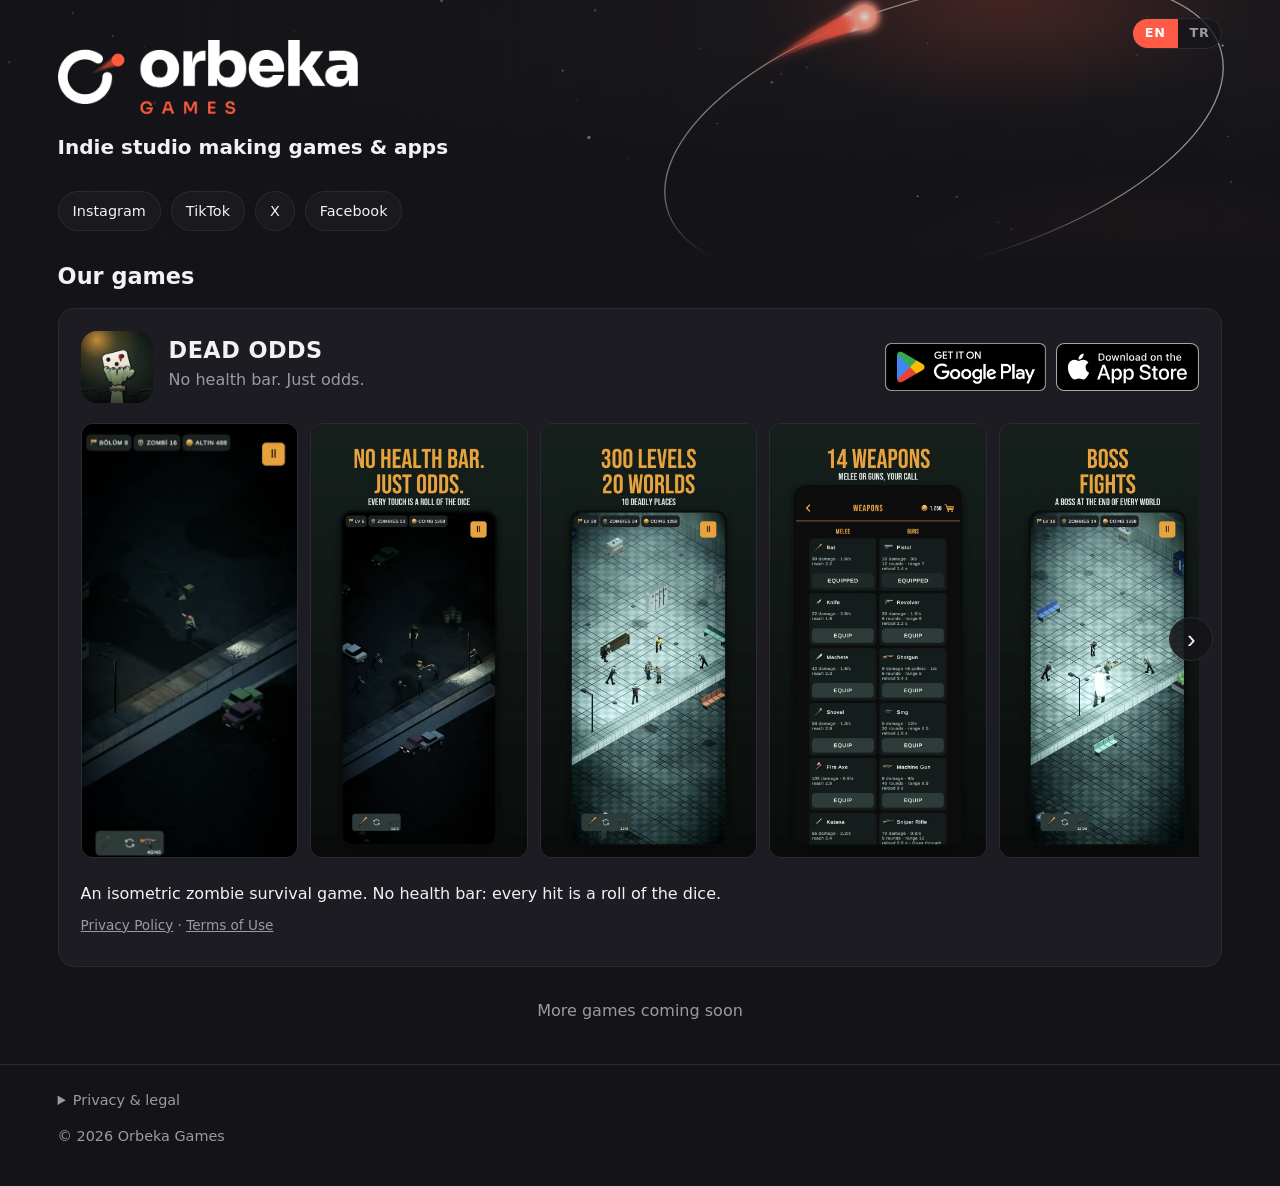
<file: index.html>
<!doctype html>
<html lang="en">
<head>
<meta charset="utf-8">
<meta name="viewport" content="width=device-width, initial-scale=1">
<title>Orbeka Games</title>
<meta name="description" content="Orbeka Games, an indie studio making mobile games and apps.">
<meta property="og:title" content="Orbeka Games">
<meta property="og:description" content="Indie studio making mobile games and apps.">
<meta property="og:image" content="https://talhaturker.github.io/img/hero.jpg">
<meta property="og:type" content="website">
<meta name="theme-color" content="#141418">
<link rel="icon" type="image/png" href="img/favicon.png">
<link rel="apple-touch-icon" href="img/apple-touch-icon.png">
<link rel="stylesheet" href="home.css?v=3">
<script>(function(){var l;try{l=localStorage.getItem("lang")}catch(e){}if(l!=="en"&&l!=="tr"){l=/^tr/i.test(navigator.language||"")?"tr":"en"}document.documentElement.lang=l})();</script>
</head>
<body>

<div class="langs" role="group" aria-label="Language">
  <button type="button" data-set-lang="en">EN</button>
  <button type="button" data-set-lang="tr">TR</button>
</div>

<header class="hero">
  <!-- Animated orbit: a comet circling an elliptical orbit (drawn by home.js) -->
  <svg class="orbit" viewBox="0 0 1600 600" preserveAspectRatio="xMidYMid slice" aria-hidden="true">
    <defs>
      <radialGradient id="neb1" cx="50%" cy="50%" r="50%">
        <stop offset="0" stop-color="#ff5a45" stop-opacity=".22"/>
        <stop offset="1" stop-color="#ff5a45" stop-opacity="0"/>
      </radialGradient>
      <radialGradient id="neb2" cx="50%" cy="50%" r="50%">
        <stop offset="0" stop-color="#7a2a20" stop-opacity=".35"/>
        <stop offset="1" stop-color="#7a2a20" stop-opacity="0"/>
      </radialGradient>
      <radialGradient id="head" cx="50%" cy="50%" r="50%">
        <stop offset="0" stop-color="#fff4ee"/>
        <stop offset=".35" stop-color="#ffb199"/>
        <stop offset="1" stop-color="#ff5a45" stop-opacity="0"/>
      </radialGradient>
      <filter id="glow" x="-50%" y="-50%" width="200%" height="200%">
        <feGaussianBlur stdDeviation="6" result="b"/>
        <feMerge><feMergeNode in="b"/><feMergeNode in="SourceGraphic"/></feMerge>
      </filter>
    </defs>
    <ellipse cx="1420" cy="560" rx="380" ry="200" fill="url(#neb2)"/>
    <ellipse cx="1250" cy="120" rx="320" ry="160" fill="url(#neb1)"/>
    <g id="stars"></g>
    <g transform="rotate(-16 1180 300)">
      <ellipse id="orbitPath" cx="1180" cy="300" rx="360" ry="165" fill="none" stroke="#ffffff" stroke-opacity=".55" stroke-width="1.6"/>
      <g id="trail" filter="url(#glow)"></g>
      <circle id="comet" r="22" fill="url(#head)" filter="url(#glow)"/>
    </g>
  </svg>

  <div class="hero-in">
    <img class="logo" src="img/logo.png" alt="Orbeka Games" width="720" height="177">
    <p class="tag" data-i18n="tag">Indie studio making games &amp; apps</p>
    <nav class="social" aria-label="Social">
      <a href="https://www.instagram.com/orbekagames/">Instagram</a>
      <a href="https://www.tiktok.com/@orbekagames">TikTok</a>
      <a href="https://x.com/orbekagames">X</a>
      <a href="https://www.facebook.com/profile.php?id=61596788913314">Facebook</a>
    </nav>
  </div>
</header>

<main>
  <h2 class="sec" data-i18n="games">Our games</h2>

  <!-- One <article class="app"> per app. Gallery: video first, then screenshots. -->
  <article class="app">
    <div class="app-head">
      <img class="app-icon" src="img/deadodds_icon.png" alt="" width="72" height="72">
      <div class="app-title">
        <h3>DEAD ODDS</h3>
        <p class="muted" data-i18n="do_tag">No health bar. Just odds.</p>
      </div>
      <div class="stores">
        <a class="badge" href="https://play.google.com/store/apps/details?id=com.orbeka.deadodds"><img data-shot="img/badges/gp_{lang}.png" src="img/badges/gp_en.png" alt="Get it on Google Play" height="48"></a>
        <a class="badge" href="https://apps.apple.com/app/id6826535636"><img src="img/badges/as_en.svg" alt="Download on the App Store" height="48"></a>
      </div>
    </div>

    <div class="gallery">
      <button class="nav prev" type="button" aria-label="Previous">‹</button>
      <div class="shots" tabindex="0">
        <video class="shot" data-full="img/deadodds/gameplay_full.mp4" src="img/deadodds/gameplay.mp4" poster="img/deadodds/gameplay_poster.jpg"
               autoplay muted loop playsinline preload="metadata" aria-label="DEAD ODDS gameplay"></video>
        <img class="shot" data-shot="img/deadodds/{lang}/ss1.webp" src="img/deadodds/en/ss1.webp" alt="City" loading="lazy" width="720" height="1440">
        <img class="shot" data-shot="img/deadodds/{lang}/ss2.webp" src="img/deadodds/en/ss2.webp" alt="Hospital" loading="lazy" width="720" height="1440">
        <img class="shot" data-shot="img/deadodds/{lang}/ss3.webp" src="img/deadodds/en/ss3.webp" alt="Weapons" loading="lazy" width="720" height="1440">
        <img class="shot" data-shot="img/deadodds/{lang}/ss4.webp" src="img/deadodds/en/ss4.webp" alt="Boss" loading="lazy" width="720" height="1440">
        <img class="shot" data-shot="img/deadodds/{lang}/ss5.webp" src="img/deadodds/en/ss5.webp" alt="Blood moon" loading="lazy" width="720" height="1440">
        <img class="shot" data-shot="img/deadodds/{lang}/ss6.webp" src="img/deadodds/en/ss6.webp" alt="Forest" loading="lazy" width="720" height="1440">
      </div>
      <button class="nav next" type="button" aria-label="Next">›</button>
    </div>

    <p data-i18n="do_desc">An isometric zombie survival game. No health bar: every hit is a roll of the dice.</p>
    <p class="legal"><a href="privacy.html" data-i18n="privacy">Privacy Policy</a> · <a href="terms.html" data-i18n="terms">Terms of Use</a></p>
  </article>

  <p class="soon" data-i18n="soon">More games coming soon</p>
</main>

<footer>
  <details>
    <summary data-i18n="legal">Privacy &amp; legal</summary>
    <ul>
      <li>DEAD ODDS: <a href="privacy.html" data-i18n="privacy_s">Privacy</a> · <a href="terms.html" data-i18n="terms_s">Terms</a></li>
      <li>Gemloft: <a href="gemloft/privacy.html" data-i18n="privacy_s">Privacy</a> · <a href="gemloft/terms.html" data-i18n="terms_s">Terms</a></li>
      <li>Gezelim: <a href="gezelim/privacy.html" data-i18n="privacy_s">Privacy</a> · <a href="gezelim/hesap-sil.html" data-i18n="delete_acc">Account deletion</a></li>
    </ul>
  </details>
  <p class="muted">© 2026 Orbeka Games</p>
</footer>

<div class="lb" hidden role="dialog" aria-modal="true" aria-label="Gallery">
  <button class="lb-close" type="button" aria-label="Close">×</button>
  <button class="lb-nav lb-prev" type="button" aria-label="Previous">‹</button>
  <div class="lb-stage"></div>
  <button class="lb-nav lb-next" type="button" aria-label="Next">›</button>
</div>

<script src="home.js?v=3"></script>
</body>
</html>
</file>
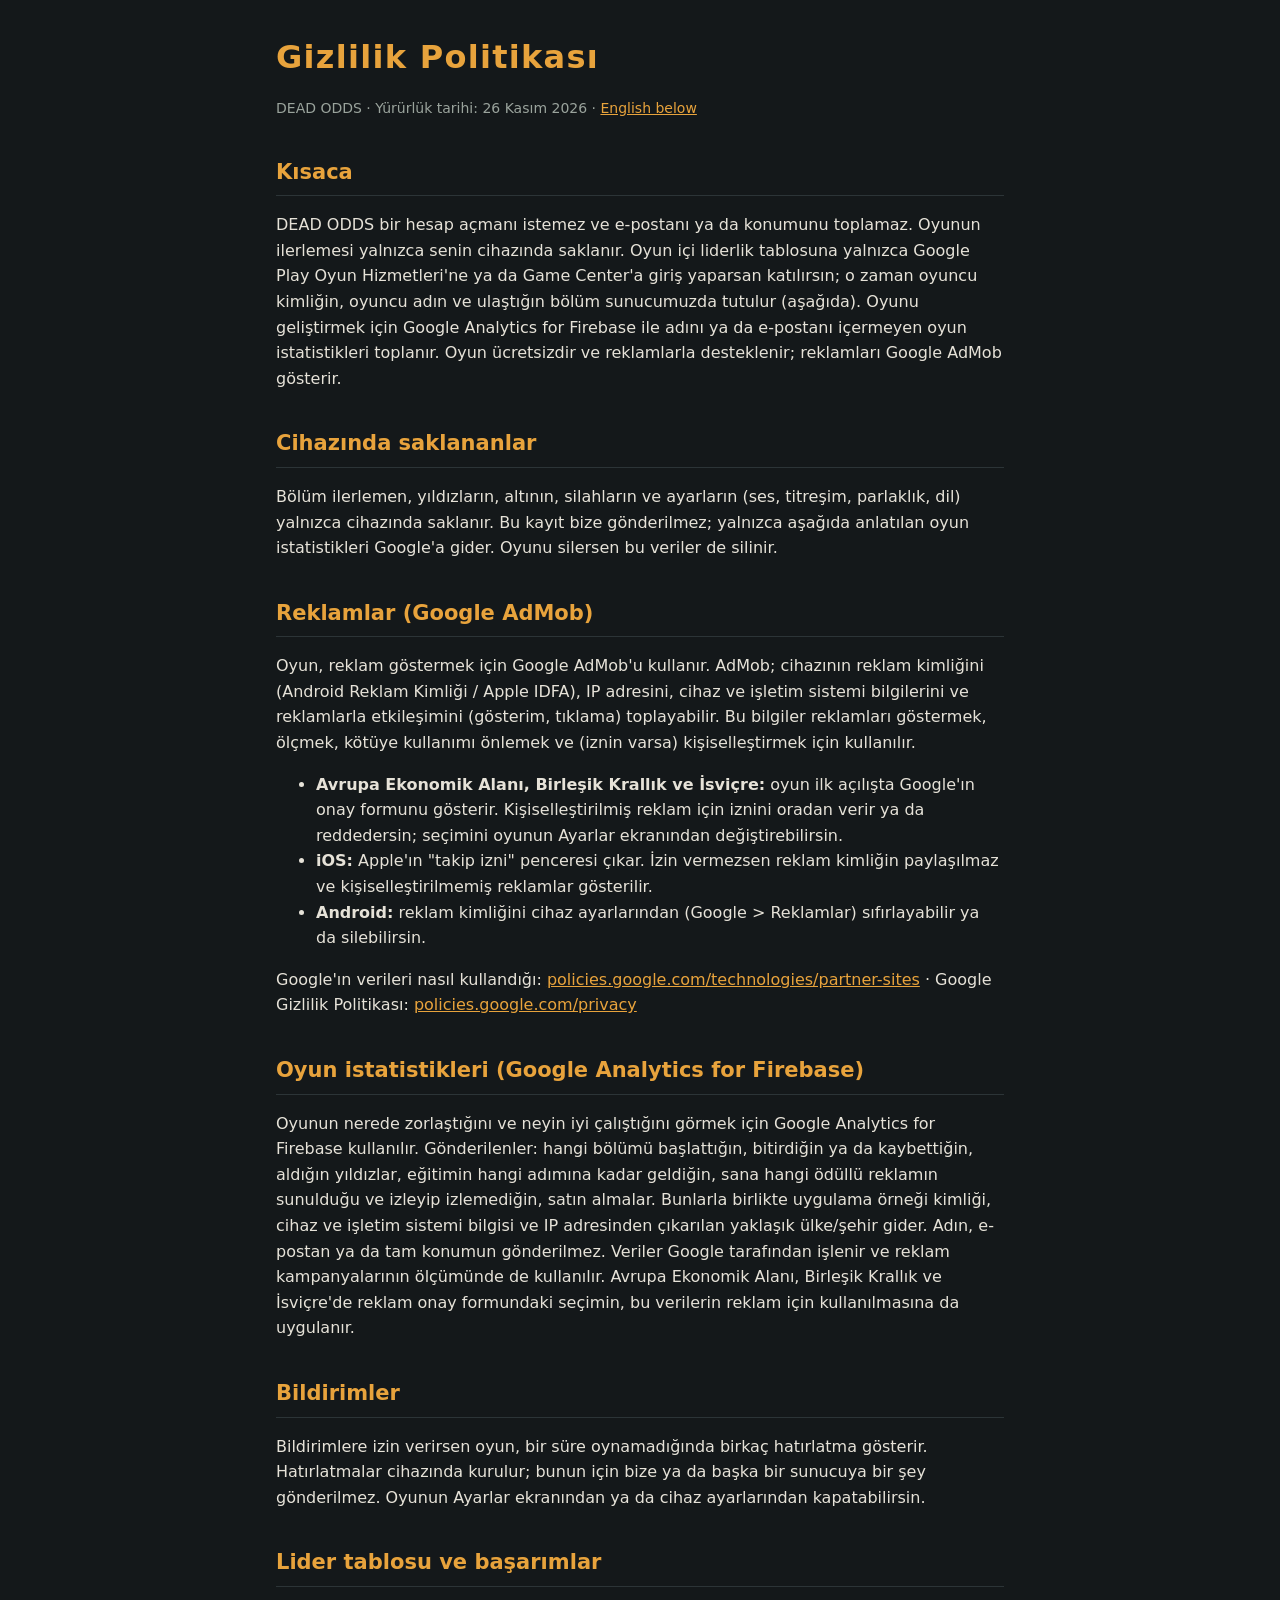
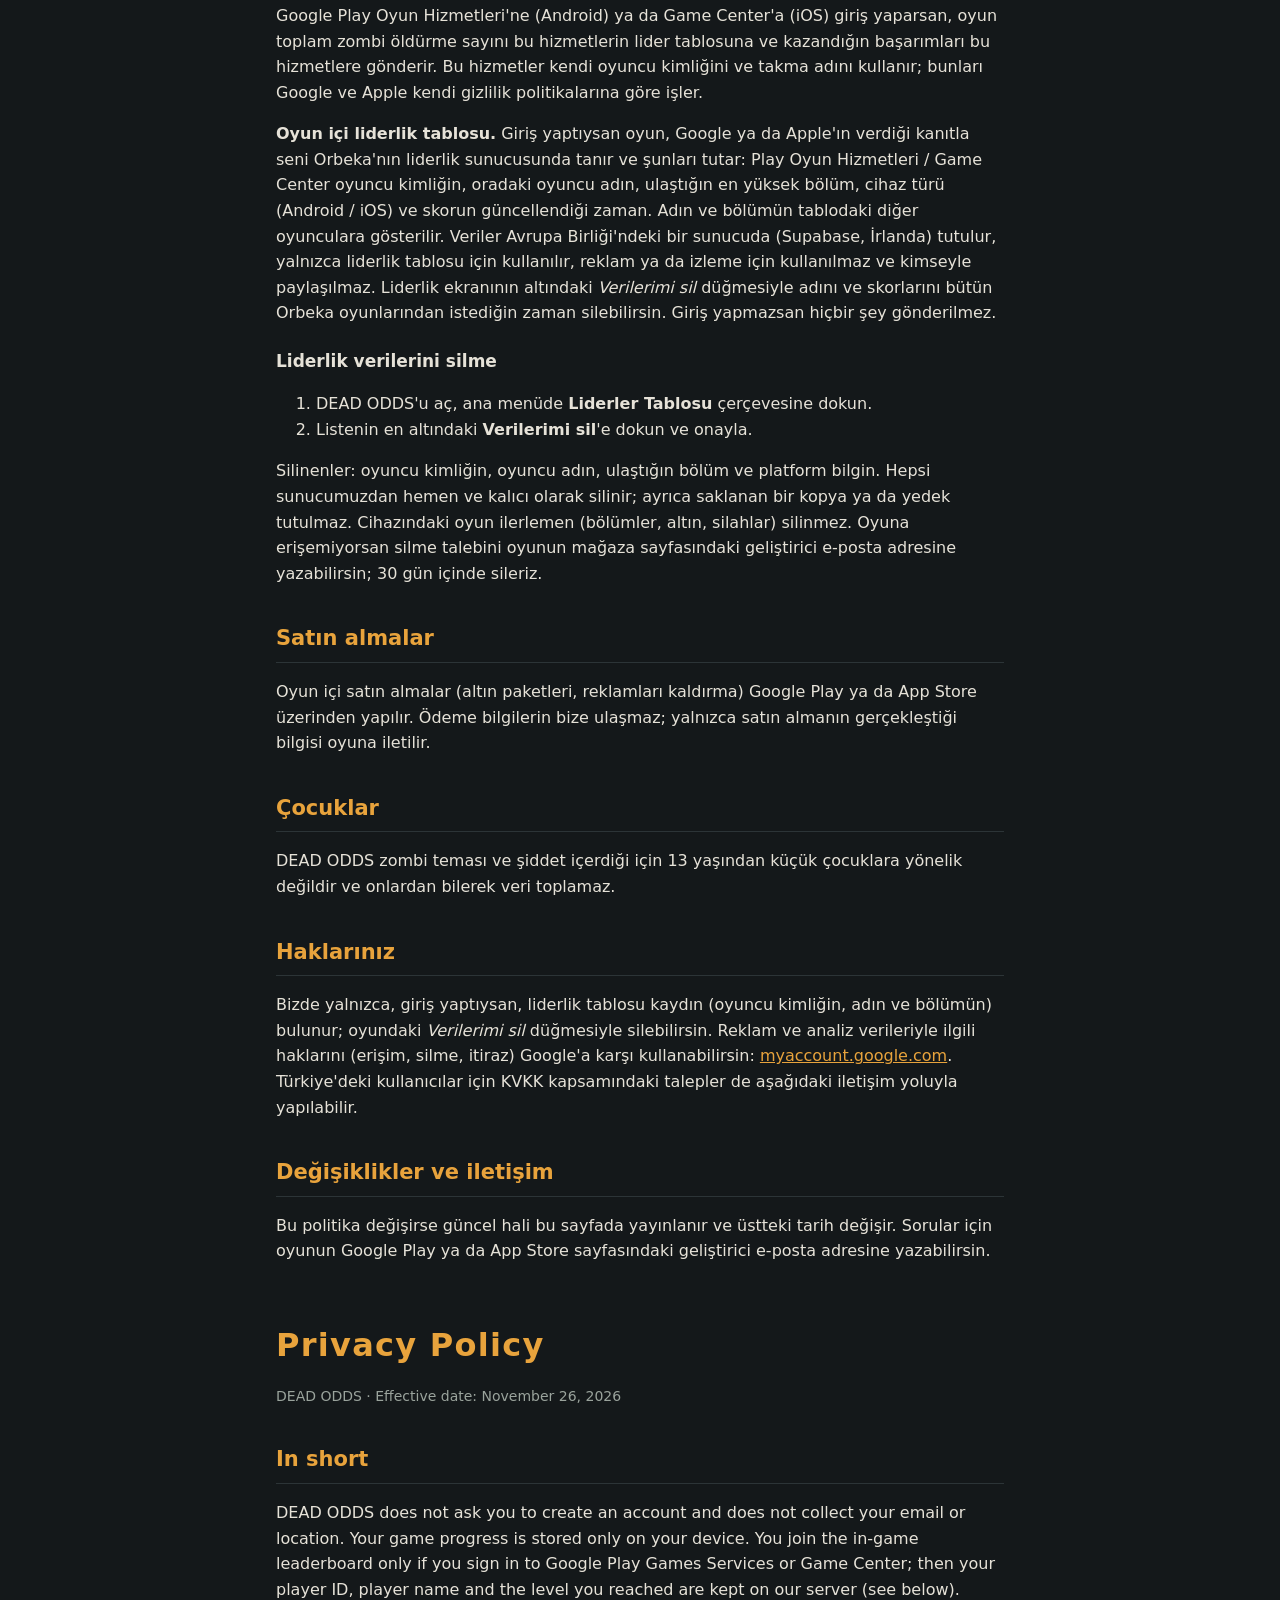
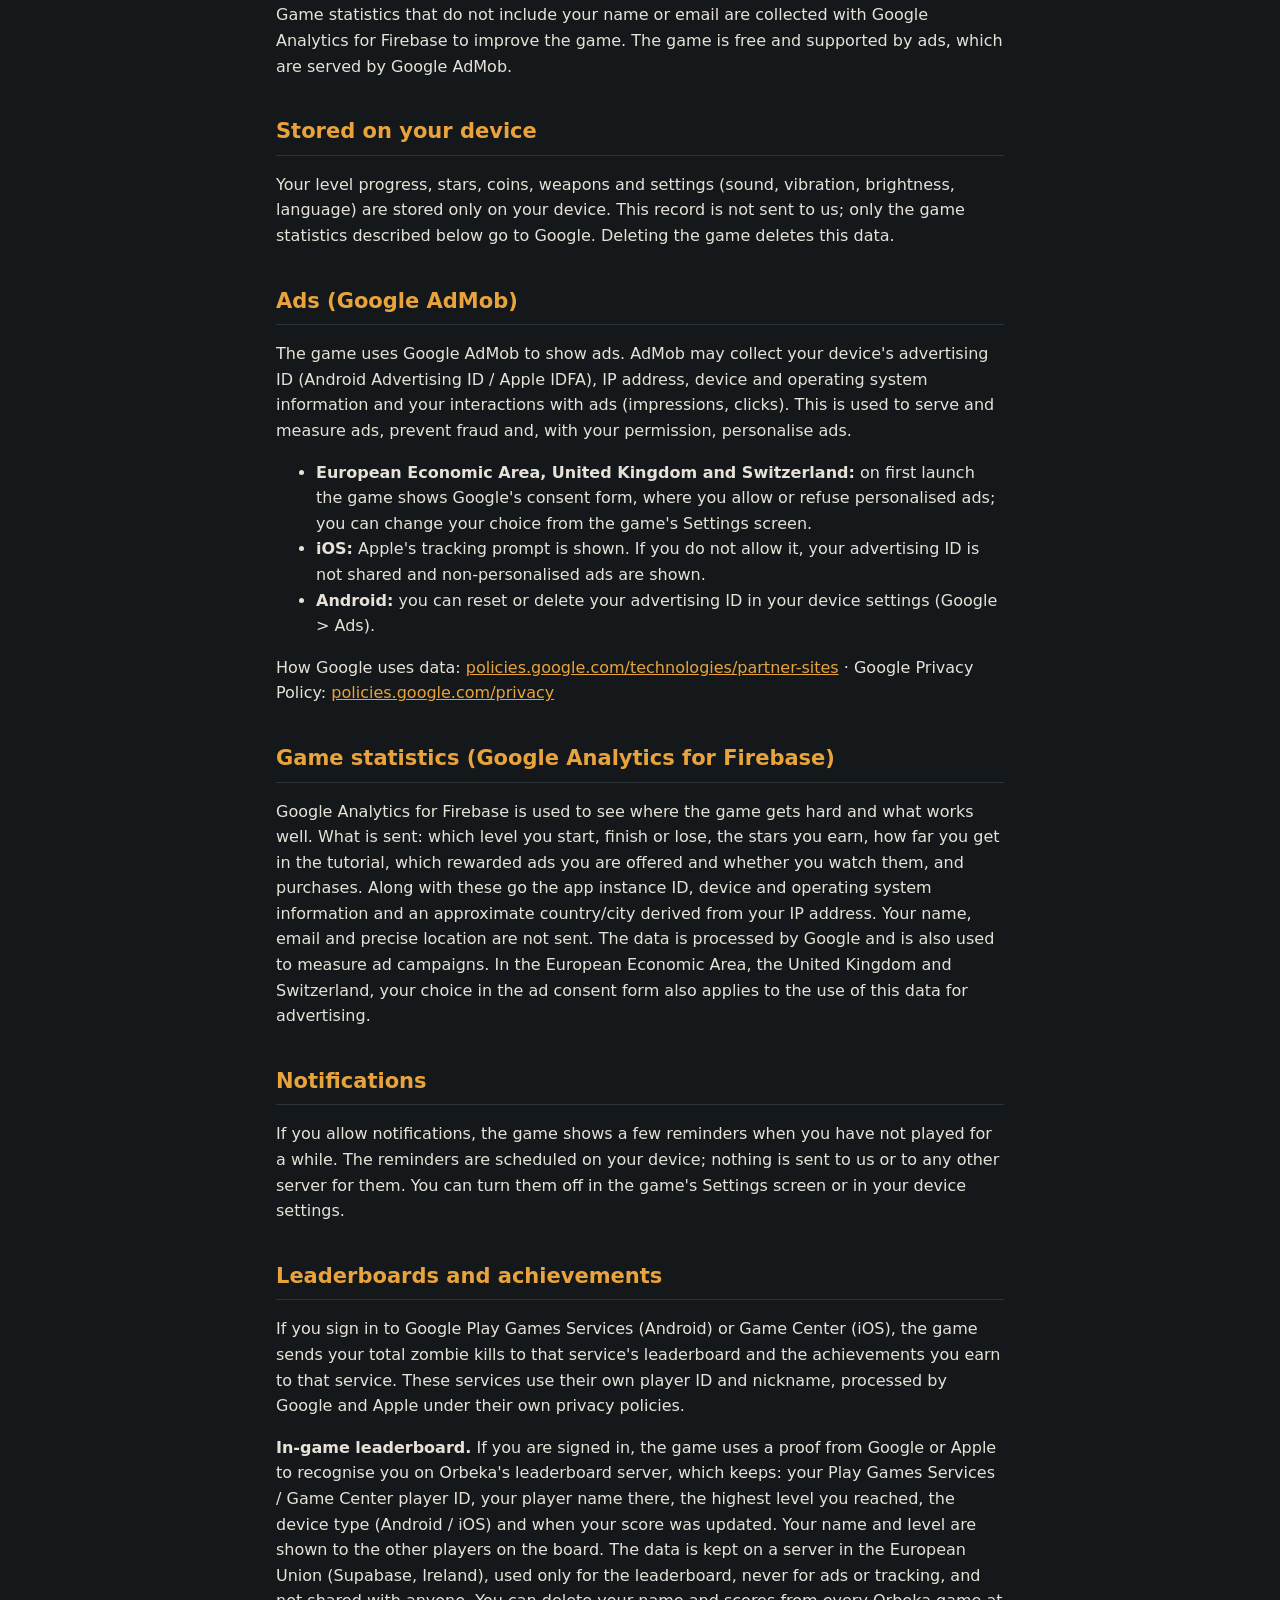
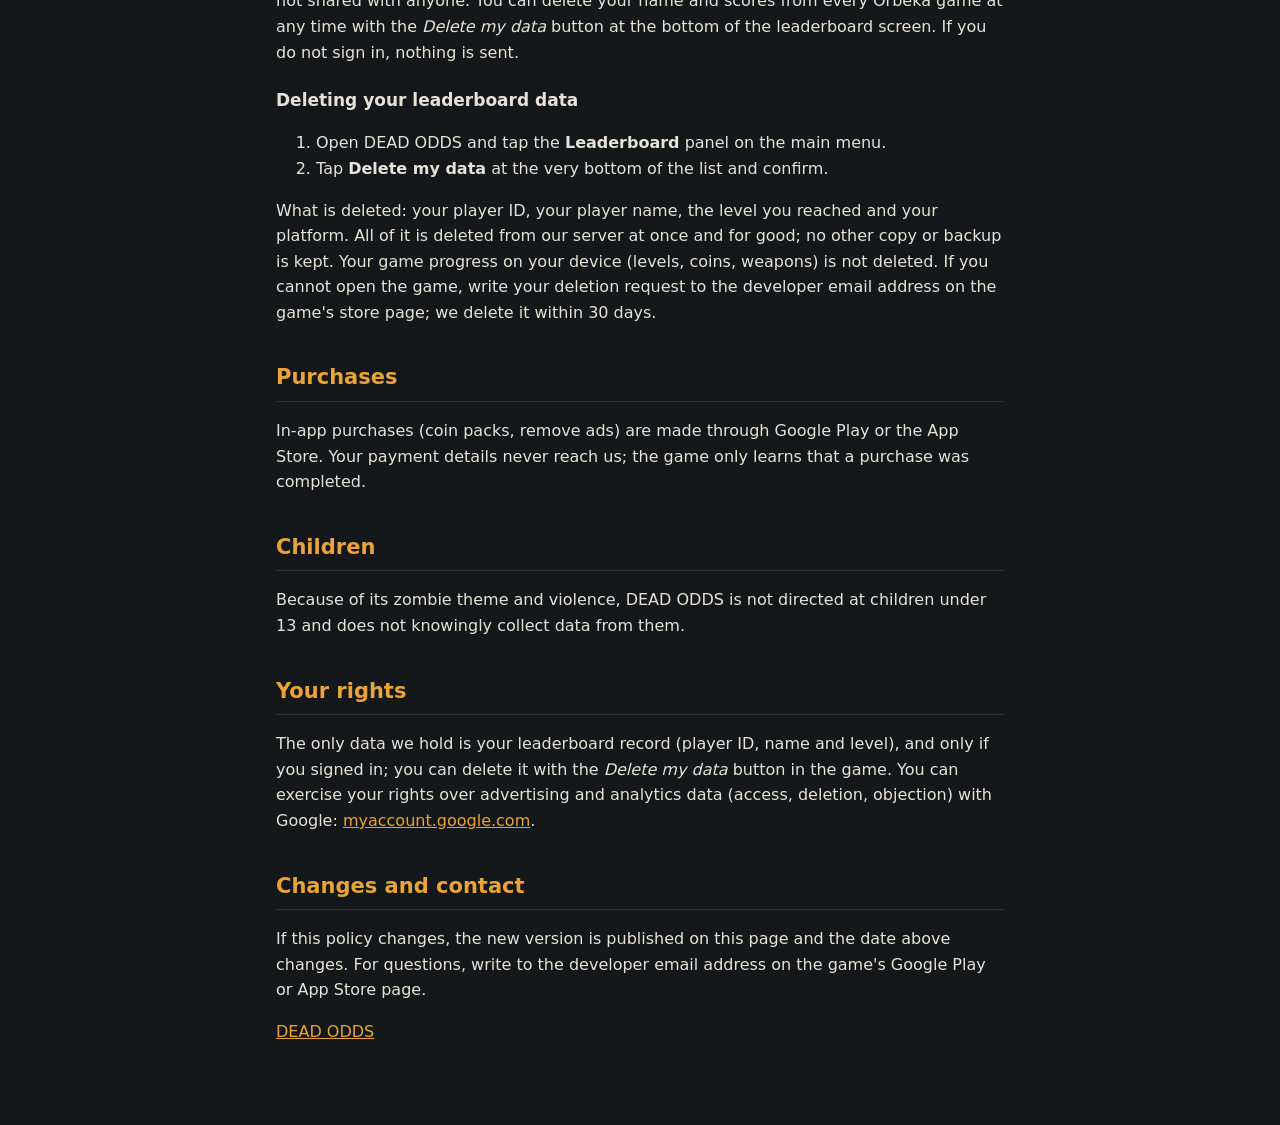
<file: privacy.html>
<!doctype html>
<html lang="tr">
<head>
<meta charset="utf-8">
<meta name="viewport" content="width=device-width, initial-scale=1">
<title>DEAD ODDS Gizlilik</title>
<link rel="stylesheet" href="style.css">
</head>
<body>
<main>
<h1>Gizlilik Politikası</h1>
<p class="muted">DEAD ODDS · Yürürlük tarihi: 26 Kasım 2026 · <a href="#en">English below</a></p>

<h2>Kısaca</h2>
<p>DEAD ODDS bir hesap açmanı istemez ve e-postanı ya da konumunu toplamaz. Oyunun ilerlemesi yalnızca senin cihazında saklanır. Oyun içi liderlik tablosuna yalnızca Google Play Oyun Hizmetleri'ne ya da Game Center'a giriş yaparsan katılırsın; o zaman oyuncu kimliğin, oyuncu adın ve ulaştığın bölüm sunucumuzda tutulur (aşağıda). Oyunu geliştirmek için Google Analytics for Firebase ile adını ya da e-postanı içermeyen oyun istatistikleri toplanır. Oyun ücretsizdir ve reklamlarla desteklenir; reklamları Google AdMob gösterir.</p>

<h2>Cihazında saklananlar</h2>
<p>Bölüm ilerlemen, yıldızların, altının, silahların ve ayarların (ses, titreşim, parlaklık, dil) yalnızca cihazında saklanır. Bu kayıt bize gönderilmez; yalnızca aşağıda anlatılan oyun istatistikleri Google'a gider. Oyunu silersen bu veriler de silinir.</p>

<h2>Reklamlar (Google AdMob)</h2>
<p>Oyun, reklam göstermek için Google AdMob'u kullanır. AdMob; cihazının reklam kimliğini (Android Reklam Kimliği / Apple IDFA), IP adresini, cihaz ve işletim sistemi bilgilerini ve reklamlarla etkileşimini (gösterim, tıklama) toplayabilir. Bu bilgiler reklamları göstermek, ölçmek, kötüye kullanımı önlemek ve (iznin varsa) kişiselleştirmek için kullanılır.</p>
<ul>
<li><b>Avrupa Ekonomik Alanı, Birleşik Krallık ve İsviçre:</b> oyun ilk açılışta Google'ın onay formunu gösterir. Kişiselleştirilmiş reklam için iznini oradan verir ya da reddedersin; seçimini oyunun Ayarlar ekranından değiştirebilirsin.</li>
<li><b>iOS:</b> Apple'ın "takip izni" penceresi çıkar. İzin vermezsen reklam kimliğin paylaşılmaz ve kişiselleştirilmemiş reklamlar gösterilir.</li>
<li><b>Android:</b> reklam kimliğini cihaz ayarlarından (Google &gt; Reklamlar) sıfırlayabilir ya da silebilirsin.</li>
</ul>
<p>Google'ın verileri nasıl kullandığı: <a href="https://policies.google.com/technologies/partner-sites">policies.google.com/technologies/partner-sites</a> · Google Gizlilik Politikası: <a href="https://policies.google.com/privacy">policies.google.com/privacy</a></p>

<h2>Oyun istatistikleri (Google Analytics for Firebase)</h2>
<p>Oyunun nerede zorlaştığını ve neyin iyi çalıştığını görmek için Google Analytics for Firebase kullanılır. Gönderilenler: hangi bölümü başlattığın, bitirdiğin ya da kaybettiğin, aldığın yıldızlar, eğitimin hangi adımına kadar geldiğin, sana hangi ödüllü reklamın sunulduğu ve izleyip izlemediğin, satın almalar. Bunlarla birlikte uygulama örneği kimliği, cihaz ve işletim sistemi bilgisi ve IP adresinden çıkarılan yaklaşık ülke/şehir gider. Adın, e-postan ya da tam konumun gönderilmez. Veriler Google tarafından işlenir ve reklam kampanyalarının ölçümünde de kullanılır. Avrupa Ekonomik Alanı, Birleşik Krallık ve İsviçre'de reklam onay formundaki seçimin, bu verilerin reklam için kullanılmasına da uygulanır.</p>

<h2>Bildirimler</h2>
<p>Bildirimlere izin verirsen oyun, bir süre oynamadığında birkaç hatırlatma gösterir. Hatırlatmalar cihazında kurulur; bunun için bize ya da başka bir sunucuya bir şey gönderilmez. Oyunun Ayarlar ekranından ya da cihaz ayarlarından kapatabilirsin.</p>

<h2>Lider tablosu ve başarımlar</h2>
<p>Google Play Oyun Hizmetleri'ne (Android) ya da Game Center'a (iOS) giriş yaparsan, oyun toplam zombi öldürme sayını bu hizmetlerin lider tablosuna ve kazandığın başarımları bu hizmetlere gönderir. Bu hizmetler kendi oyuncu kimliğini ve takma adını kullanır; bunları Google ve Apple kendi gizlilik politikalarına göre işler.</p>
<p><strong>Oyun içi liderlik tablosu.</strong> Giriş yaptıysan oyun, Google ya da Apple'ın verdiği kanıtla seni Orbeka'nın liderlik sunucusunda tanır ve şunları tutar: Play Oyun Hizmetleri / Game Center oyuncu kimliğin, oradaki oyuncu adın, ulaştığın en yüksek bölüm, cihaz türü (Android / iOS) ve skorun güncellendiği zaman. Adın ve bölümün tablodaki diğer oyunculara gösterilir. Veriler Avrupa Birliği'ndeki bir sunucuda (Supabase, İrlanda) tutulur, yalnızca liderlik tablosu için kullanılır, reklam ya da izleme için kullanılmaz ve kimseyle paylaşılmaz. Liderlik ekranının altındaki <em>Verilerimi sil</em> düğmesiyle adını ve skorlarını bütün Orbeka oyunlarından istediğin zaman silebilirsin. Giriş yapmazsan hiçbir şey gönderilmez.</p>

<h3 id="sil">Liderlik verilerini silme</h3>
<ol>
<li>DEAD ODDS'u aç, ana menüde <strong>Liderler Tablosu</strong> çerçevesine dokun.</li>
<li>Listenin en altındaki <strong>Verilerimi sil</strong>'e dokun ve onayla.</li>
</ol>
<p>Silinenler: oyuncu kimliğin, oyuncu adın, ulaştığın bölüm ve platform bilgin. Hepsi sunucumuzdan hemen ve kalıcı olarak silinir; ayrıca saklanan bir kopya ya da yedek tutulmaz. Cihazındaki oyun ilerlemen (bölümler, altın, silahlar) silinmez. Oyuna erişemiyorsan silme talebini oyunun mağaza sayfasındaki geliştirici e-posta adresine yazabilirsin; 30 gün içinde sileriz.</p>

<h2>Satın almalar</h2>
<p>Oyun içi satın almalar (altın paketleri, reklamları kaldırma) Google Play ya da App Store üzerinden yapılır. Ödeme bilgilerin bize ulaşmaz; yalnızca satın almanın gerçekleştiği bilgisi oyuna iletilir.</p>

<h2>Çocuklar</h2>
<p>DEAD ODDS zombi teması ve şiddet içerdiği için 13 yaşından küçük çocuklara yönelik değildir ve onlardan bilerek veri toplamaz.</p>

<h2>Haklarınız</h2>
<p>Bizde yalnızca, giriş yaptıysan, liderlik tablosu kaydın (oyuncu kimliğin, adın ve bölümün) bulunur; oyundaki <em>Verilerimi sil</em> düğmesiyle silebilirsin. Reklam ve analiz verileriyle ilgili haklarını (erişim, silme, itiraz) Google'a karşı kullanabilirsin: <a href="https://myaccount.google.com/data-and-privacy">myaccount.google.com</a>. Türkiye'deki kullanıcılar için KVKK kapsamındaki talepler de aşağıdaki iletişim yoluyla yapılabilir.</p>

<h2>Değişiklikler ve iletişim</h2>
<p>Bu politika değişirse güncel hali bu sayfada yayınlanır ve üstteki tarih değişir. Sorular için oyunun Google Play ya da App Store sayfasındaki geliştirici e-posta adresine yazabilirsin.</p>

<h1 id="en" style="margin-top:56px">Privacy Policy</h1>
<p class="muted">DEAD ODDS · Effective date: November 26, 2026</p>

<h2>In short</h2>
<p>DEAD ODDS does not ask you to create an account and does not collect your email or location. Your game progress is stored only on your device. You join the in-game leaderboard only if you sign in to Google Play Games Services or Game Center; then your player ID, player name and the level you reached are kept on our server (see below). Game statistics that do not include your name or email are collected with Google Analytics for Firebase to improve the game. The game is free and supported by ads, which are served by Google AdMob.</p>

<h2>Stored on your device</h2>
<p>Your level progress, stars, coins, weapons and settings (sound, vibration, brightness, language) are stored only on your device. This record is not sent to us; only the game statistics described below go to Google. Deleting the game deletes this data.</p>

<h2>Ads (Google AdMob)</h2>
<p>The game uses Google AdMob to show ads. AdMob may collect your device's advertising ID (Android Advertising ID / Apple IDFA), IP address, device and operating system information and your interactions with ads (impressions, clicks). This is used to serve and measure ads, prevent fraud and, with your permission, personalise ads.</p>
<ul>
<li><b>European Economic Area, United Kingdom and Switzerland:</b> on first launch the game shows Google's consent form, where you allow or refuse personalised ads; you can change your choice from the game's Settings screen.</li>
<li><b>iOS:</b> Apple's tracking prompt is shown. If you do not allow it, your advertising ID is not shared and non-personalised ads are shown.</li>
<li><b>Android:</b> you can reset or delete your advertising ID in your device settings (Google &gt; Ads).</li>
</ul>
<p>How Google uses data: <a href="https://policies.google.com/technologies/partner-sites">policies.google.com/technologies/partner-sites</a> · Google Privacy Policy: <a href="https://policies.google.com/privacy">policies.google.com/privacy</a></p>

<h2>Game statistics (Google Analytics for Firebase)</h2>
<p>Google Analytics for Firebase is used to see where the game gets hard and what works well. What is sent: which level you start, finish or lose, the stars you earn, how far you get in the tutorial, which rewarded ads you are offered and whether you watch them, and purchases. Along with these go the app instance ID, device and operating system information and an approximate country/city derived from your IP address. Your name, email and precise location are not sent. The data is processed by Google and is also used to measure ad campaigns. In the European Economic Area, the United Kingdom and Switzerland, your choice in the ad consent form also applies to the use of this data for advertising.</p>

<h2>Notifications</h2>
<p>If you allow notifications, the game shows a few reminders when you have not played for a while. The reminders are scheduled on your device; nothing is sent to us or to any other server for them. You can turn them off in the game's Settings screen or in your device settings.</p>

<h2>Leaderboards and achievements</h2>
<p>If you sign in to Google Play Games Services (Android) or Game Center (iOS), the game sends your total zombie kills to that service's leaderboard and the achievements you earn to that service. These services use their own player ID and nickname, processed by Google and Apple under their own privacy policies.</p>
<p><strong>In-game leaderboard.</strong> If you are signed in, the game uses a proof from Google or Apple to recognise you on Orbeka's leaderboard server, which keeps: your Play Games Services / Game Center player ID, your player name there, the highest level you reached, the device type (Android / iOS) and when your score was updated. Your name and level are shown to the other players on the board. The data is kept on a server in the European Union (Supabase, Ireland), used only for the leaderboard, never for ads or tracking, and not shared with anyone. You can delete your name and scores from every Orbeka game at any time with the <em>Delete my data</em> button at the bottom of the leaderboard screen. If you do not sign in, nothing is sent.</p>

<h3 id="delete">Deleting your leaderboard data</h3>
<ol>
<li>Open DEAD ODDS and tap the <strong>Leaderboard</strong> panel on the main menu.</li>
<li>Tap <strong>Delete my data</strong> at the very bottom of the list and confirm.</li>
</ol>
<p>What is deleted: your player ID, your player name, the level you reached and your platform. All of it is deleted from our server at once and for good; no other copy or backup is kept. Your game progress on your device (levels, coins, weapons) is not deleted. If you cannot open the game, write your deletion request to the developer email address on the game's store page; we delete it within 30 days.</p>

<h2>Purchases</h2>
<p>In-app purchases (coin packs, remove ads) are made through Google Play or the App Store. Your payment details never reach us; the game only learns that a purchase was completed.</p>

<h2>Children</h2>
<p>Because of its zombie theme and violence, DEAD ODDS is not directed at children under 13 and does not knowingly collect data from them.</p>

<h2>Your rights</h2>
<p>The only data we hold is your leaderboard record (player ID, name and level), and only if you signed in; you can delete it with the <em>Delete my data</em> button in the game. You can exercise your rights over advertising and analytics data (access, deletion, objection) with Google: <a href="https://myaccount.google.com/data-and-privacy">myaccount.google.com</a>.</p>

<h2>Changes and contact</h2>
<p>If this policy changes, the new version is published on this page and the date above changes. For questions, write to the developer email address on the game's Google Play or App Store page.</p>
<p><a href="index.html">DEAD ODDS</a></p>
</main>
</body>
</html>
</file>
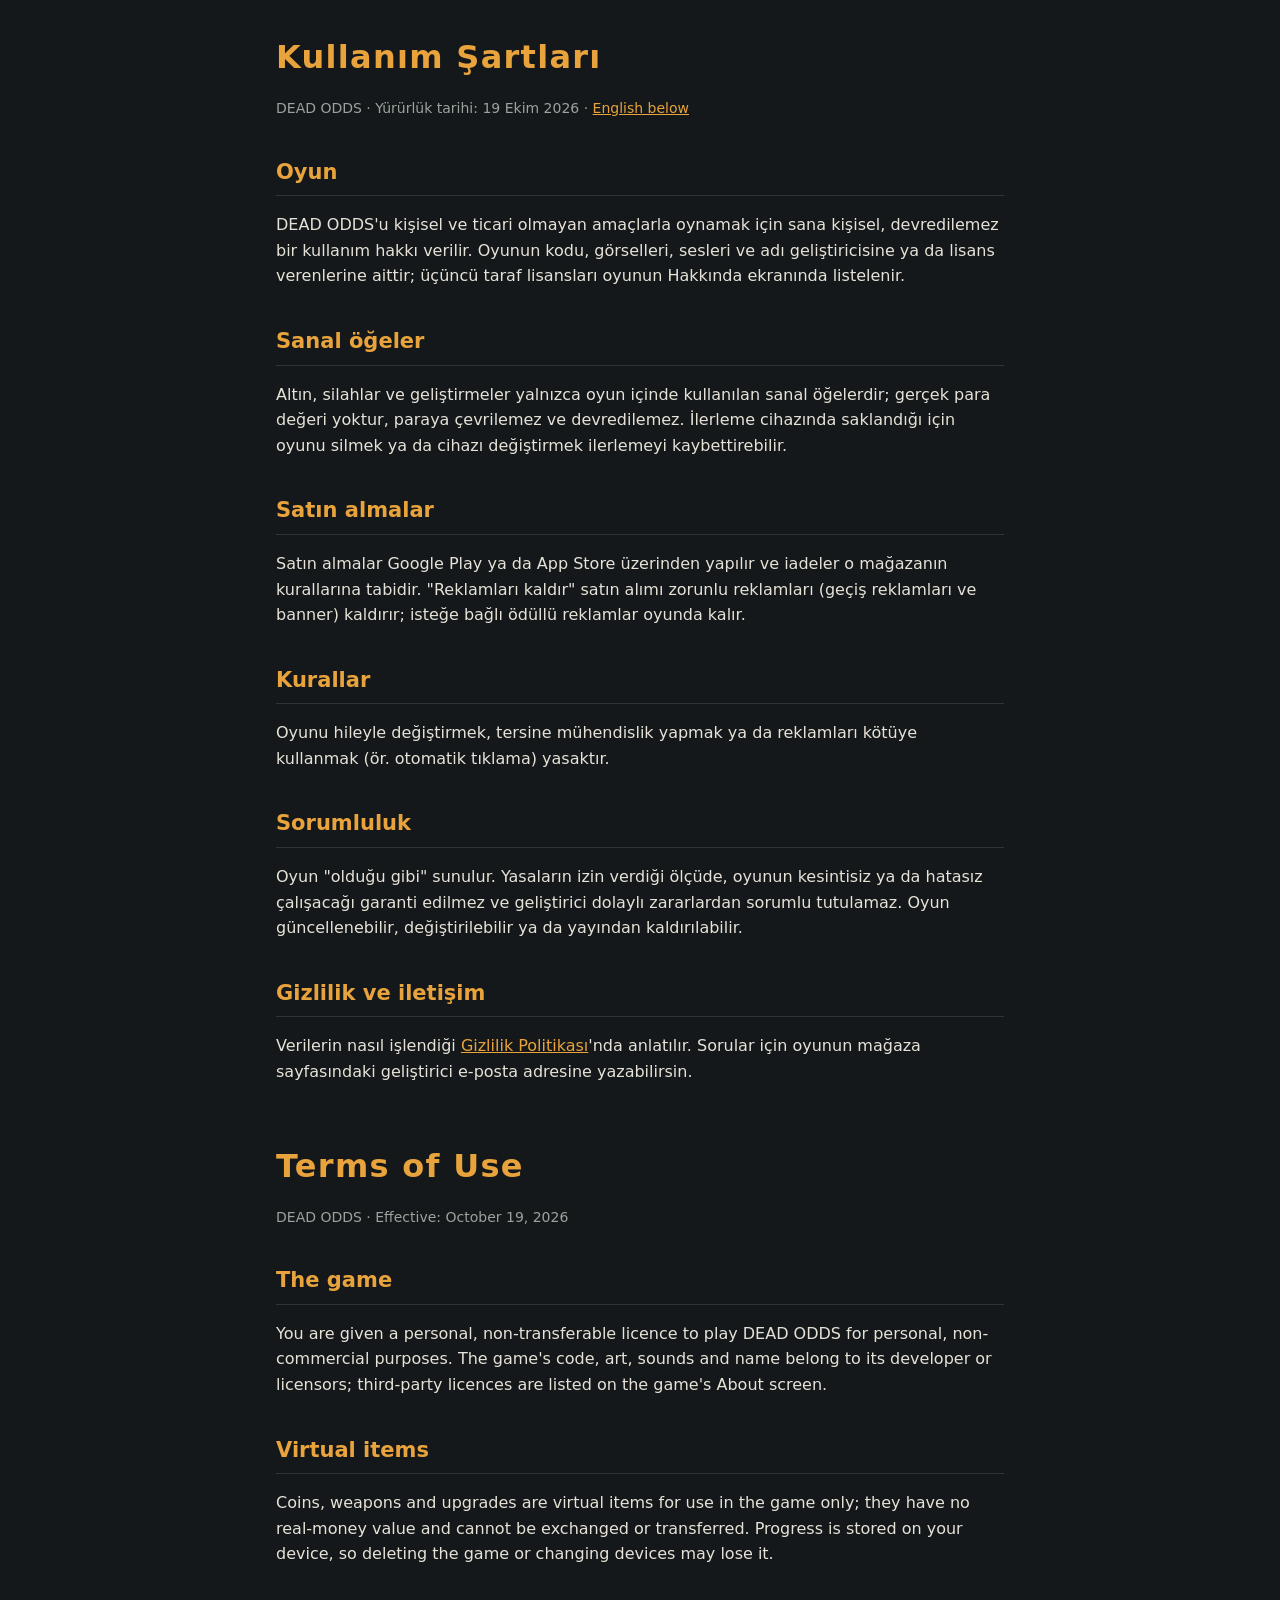
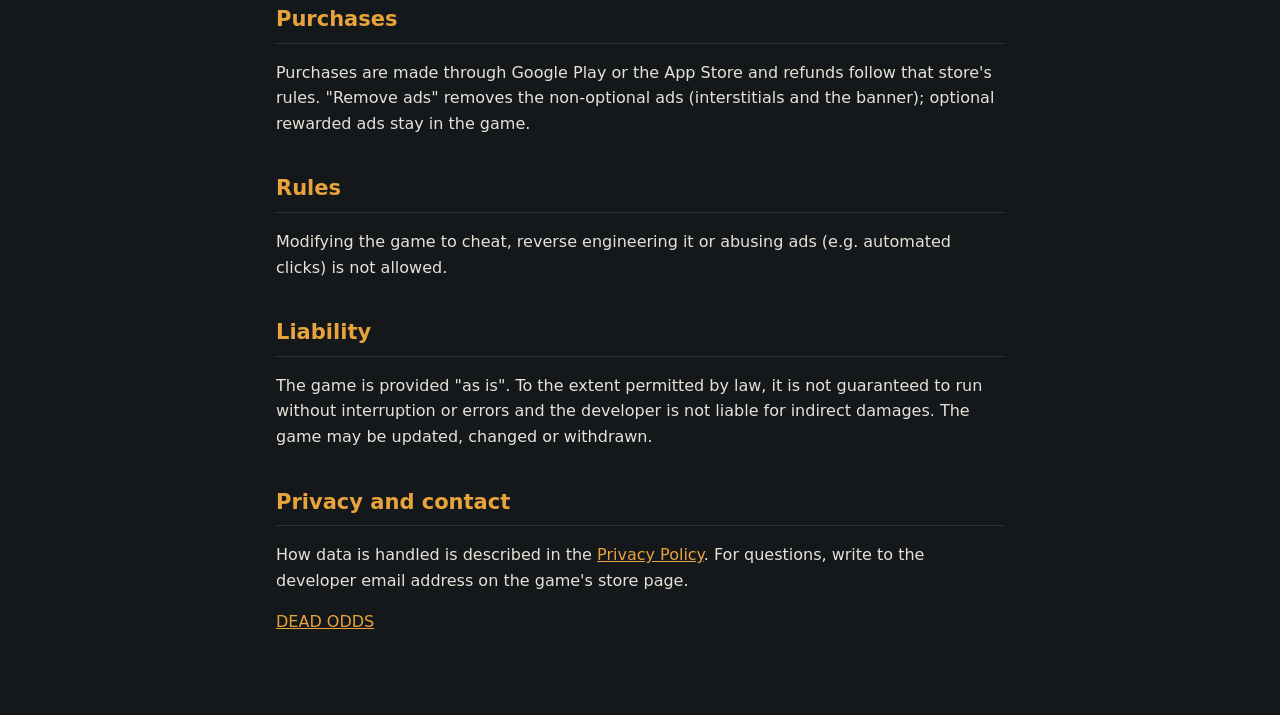
<file: terms.html>
<!doctype html>
<html lang="tr">
<head>
<meta charset="utf-8">
<meta name="viewport" content="width=device-width, initial-scale=1">
<title>DEAD ODDS Kullanım Şartları</title>
<link rel="stylesheet" href="style.css">
</head>
<body>
<main>
<h1>Kullanım Şartları</h1>
<p class="muted">DEAD ODDS · Yürürlük tarihi: 19 Ekim 2026 · <a href="#en">English below</a></p>

<h2>Oyun</h2>
<p>DEAD ODDS'u kişisel ve ticari olmayan amaçlarla oynamak için sana kişisel, devredilemez bir kullanım hakkı verilir. Oyunun kodu, görselleri, sesleri ve adı geliştiricisine ya da lisans verenlerine aittir; üçüncü taraf lisansları oyunun Hakkında ekranında listelenir.</p>

<h2>Sanal öğeler</h2>
<p>Altın, silahlar ve geliştirmeler yalnızca oyun içinde kullanılan sanal öğelerdir; gerçek para değeri yoktur, paraya çevrilemez ve devredilemez. İlerleme cihazında saklandığı için oyunu silmek ya da cihazı değiştirmek ilerlemeyi kaybettirebilir.</p>

<h2>Satın almalar</h2>
<p>Satın almalar Google Play ya da App Store üzerinden yapılır ve iadeler o mağazanın kurallarına tabidir. "Reklamları kaldır" satın alımı zorunlu reklamları (geçiş reklamları ve banner) kaldırır; isteğe bağlı ödüllü reklamlar oyunda kalır.</p>

<h2>Kurallar</h2>
<p>Oyunu hileyle değiştirmek, tersine mühendislik yapmak ya da reklamları kötüye kullanmak (ör. otomatik tıklama) yasaktır.</p>

<h2>Sorumluluk</h2>
<p>Oyun "olduğu gibi" sunulur. Yasaların izin verdiği ölçüde, oyunun kesintisiz ya da hatasız çalışacağı garanti edilmez ve geliştirici dolaylı zararlardan sorumlu tutulamaz. Oyun güncellenebilir, değiştirilebilir ya da yayından kaldırılabilir.</p>

<h2>Gizlilik ve iletişim</h2>
<p>Verilerin nasıl işlendiği <a href="privacy.html">Gizlilik Politikası</a>'nda anlatılır. Sorular için oyunun mağaza sayfasındaki geliştirici e-posta adresine yazabilirsin.</p>

<h1 id="en" style="margin-top:56px">Terms of Use</h1>
<p class="muted">DEAD ODDS · Effective: October 19, 2026</p>

<h2>The game</h2>
<p>You are given a personal, non-transferable licence to play DEAD ODDS for personal, non-commercial purposes. The game's code, art, sounds and name belong to its developer or licensors; third-party licences are listed on the game's About screen.</p>

<h2>Virtual items</h2>
<p>Coins, weapons and upgrades are virtual items for use in the game only; they have no real-money value and cannot be exchanged or transferred. Progress is stored on your device, so deleting the game or changing devices may lose it.</p>

<h2>Purchases</h2>
<p>Purchases are made through Google Play or the App Store and refunds follow that store's rules. "Remove ads" removes the non-optional ads (interstitials and the banner); optional rewarded ads stay in the game.</p>

<h2>Rules</h2>
<p>Modifying the game to cheat, reverse engineering it or abusing ads (e.g. automated clicks) is not allowed.</p>

<h2>Liability</h2>
<p>The game is provided "as is". To the extent permitted by law, it is not guaranteed to run without interruption or errors and the developer is not liable for indirect damages. The game may be updated, changed or withdrawn.</p>

<h2>Privacy and contact</h2>
<p>How data is handled is described in the <a href="privacy.html#en">Privacy Policy</a>. For questions, write to the developer email address on the game's store page.</p>
<p><a href="index.html">DEAD ODDS</a></p>
</main>
</body>
</html>
</file>
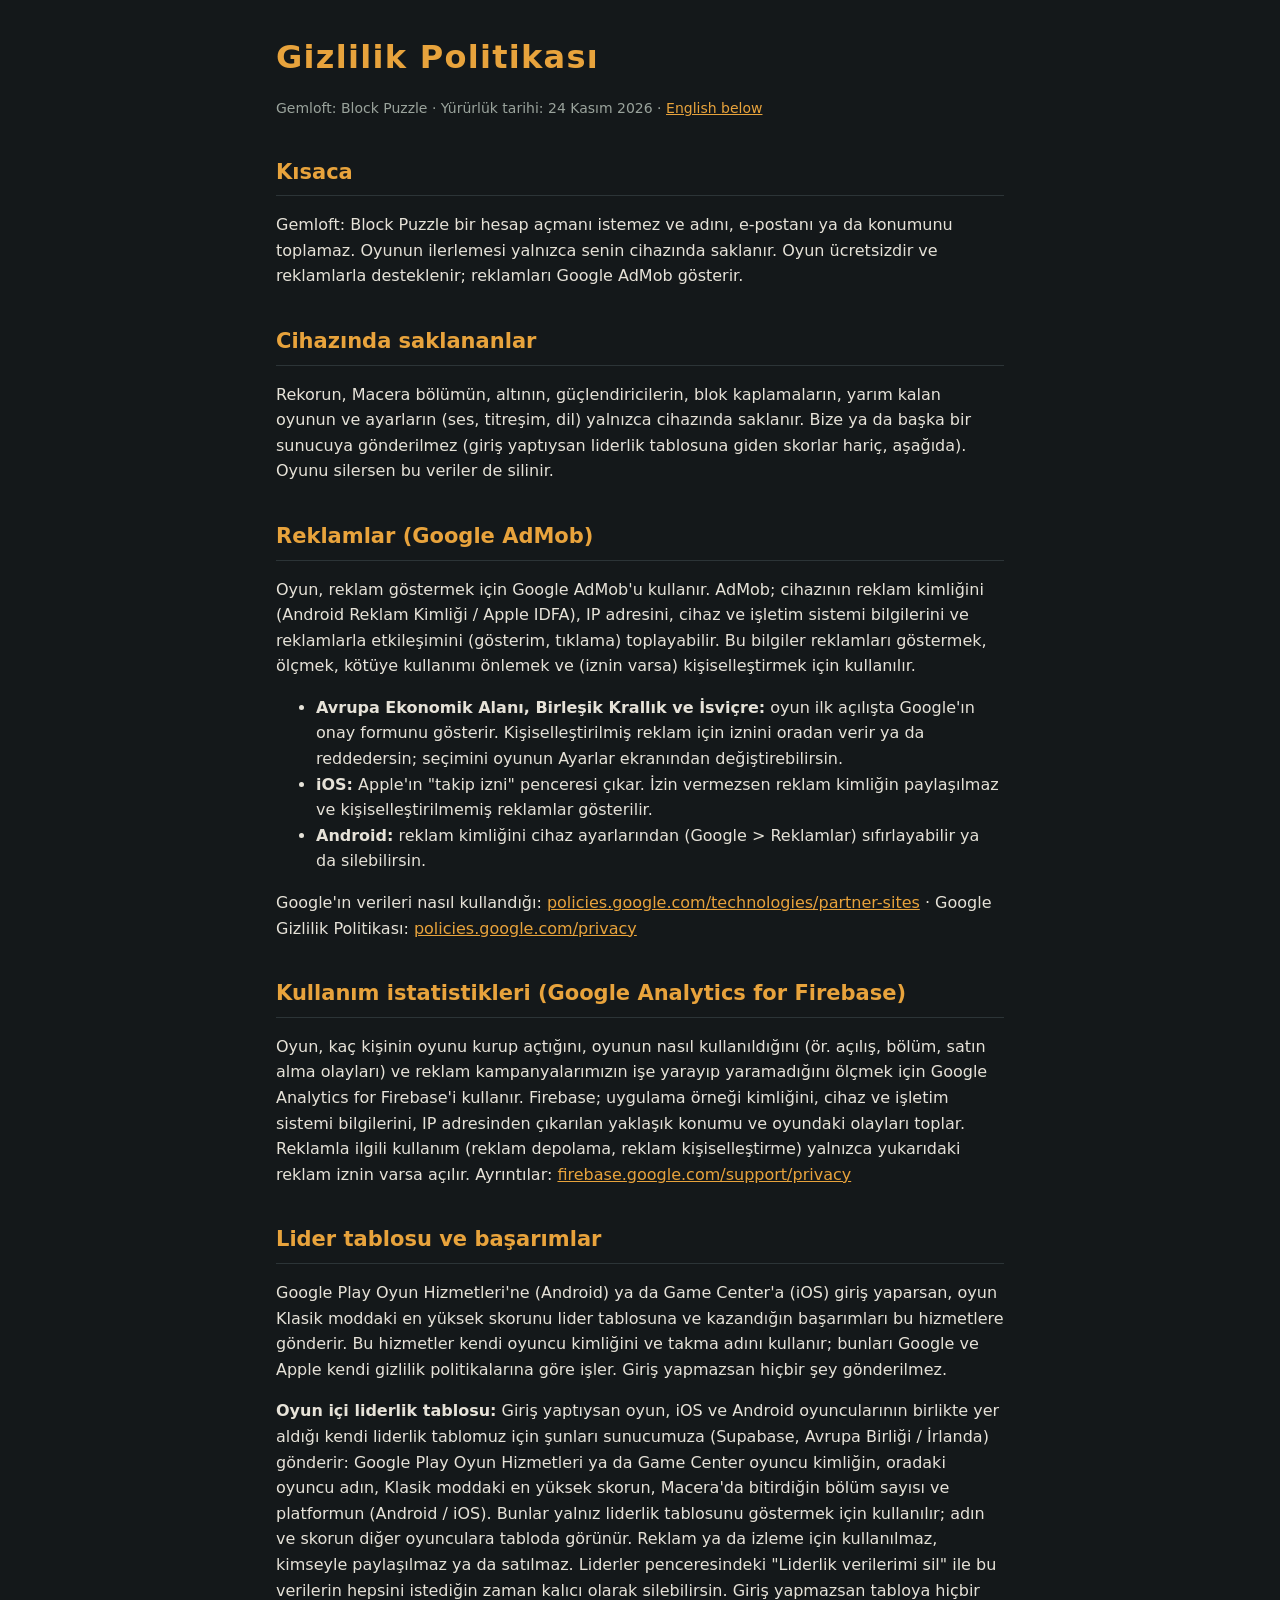
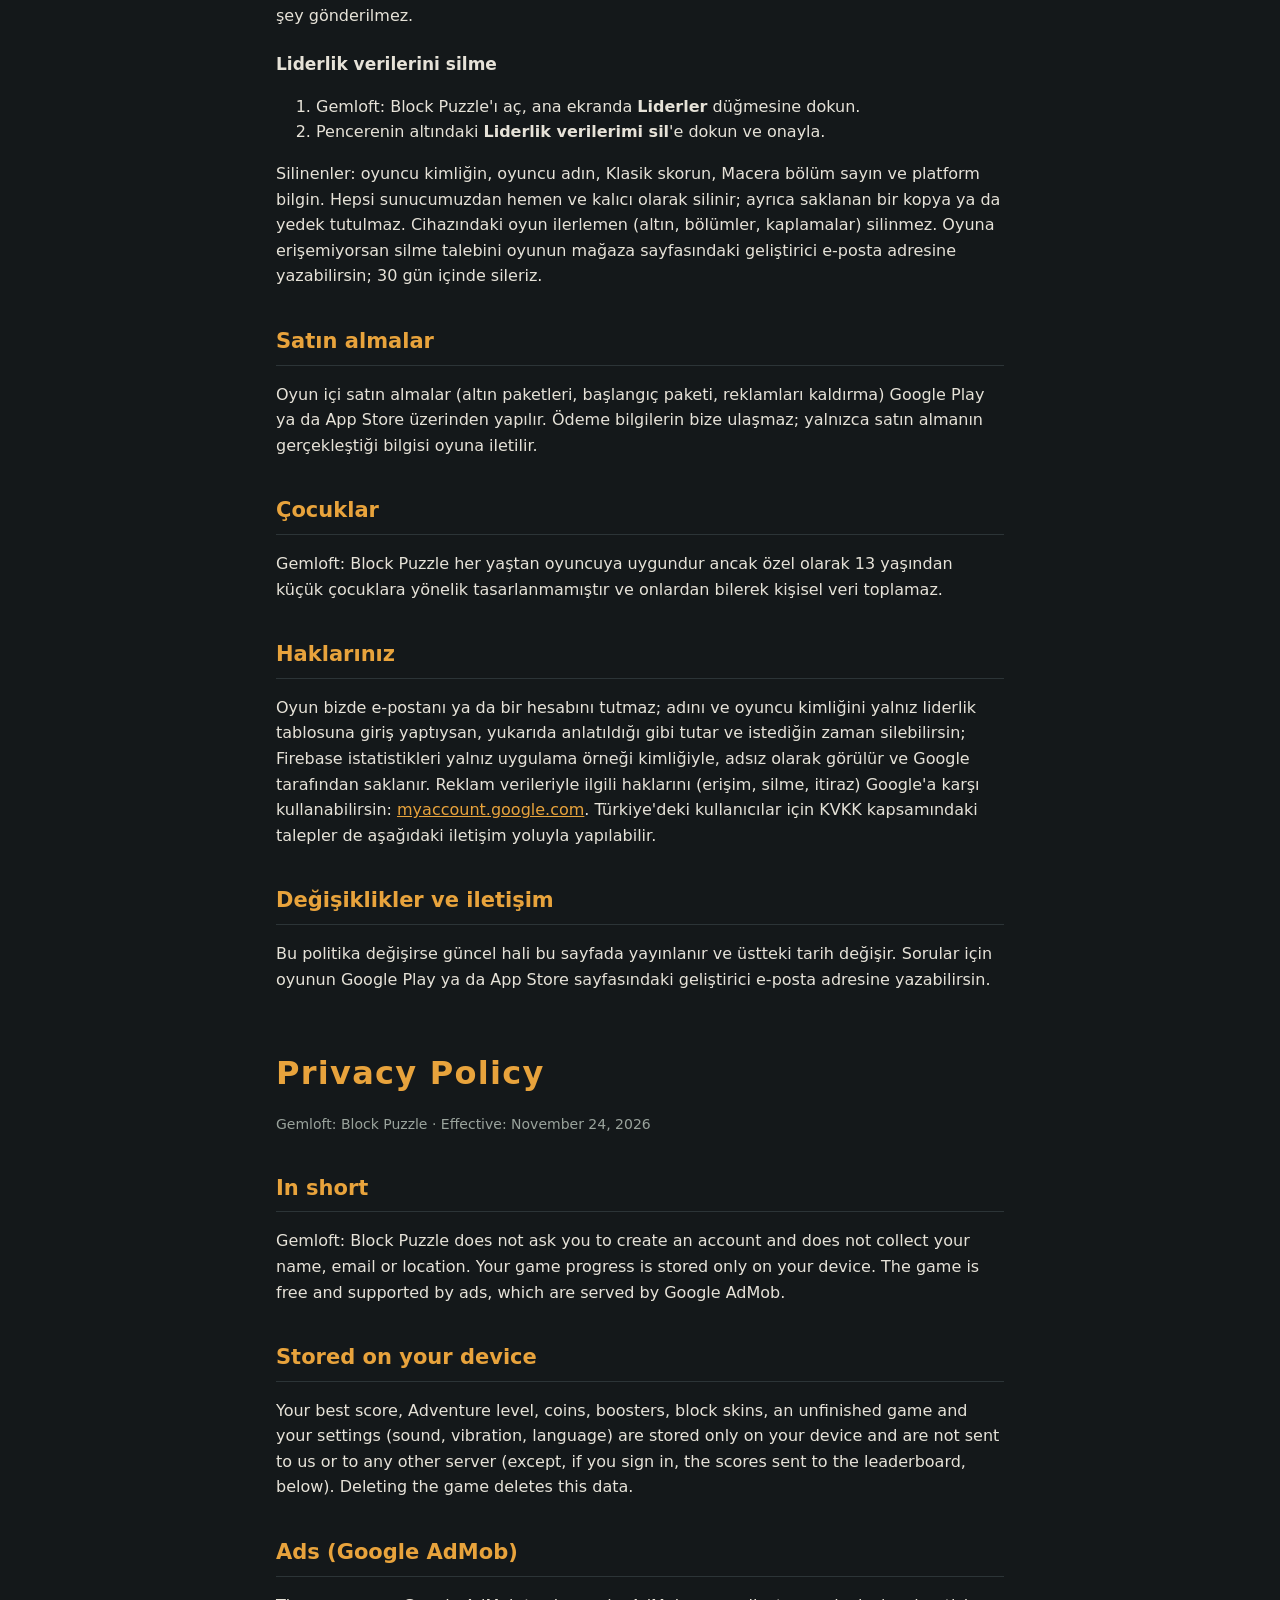
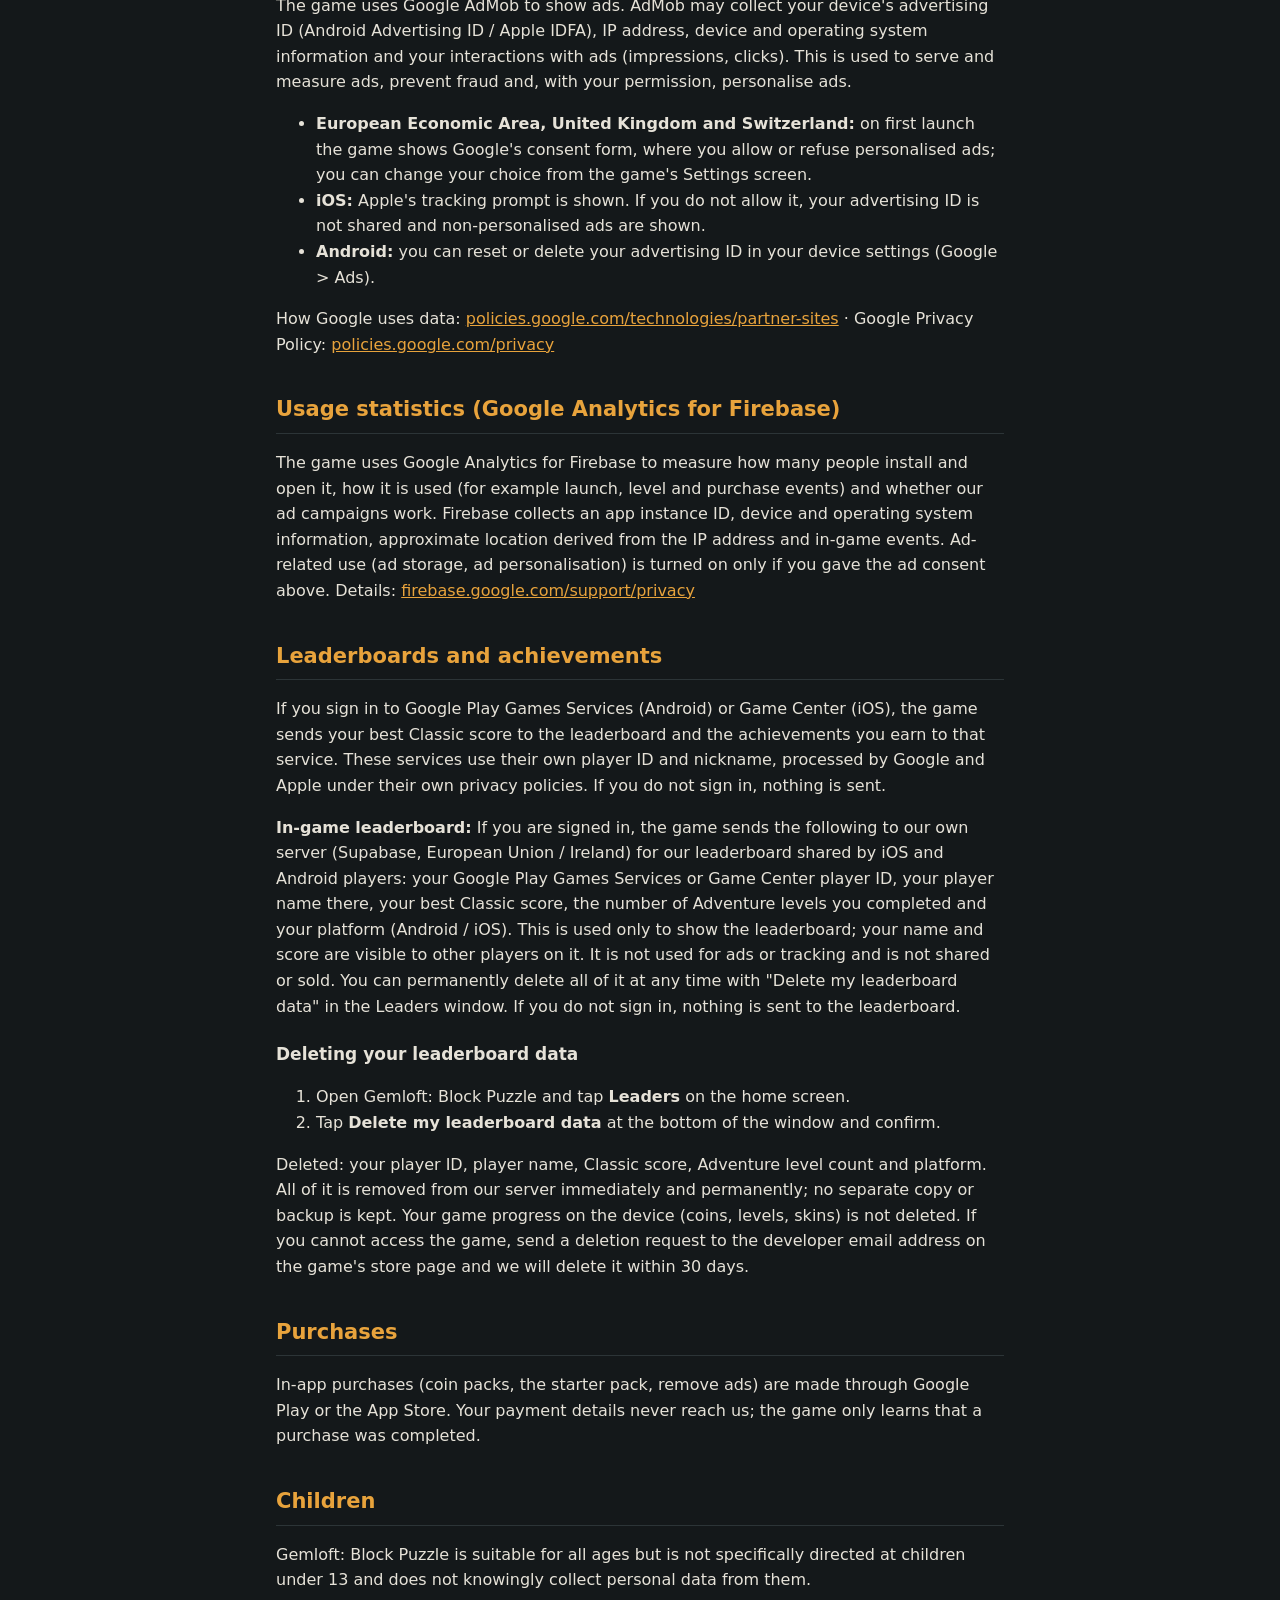
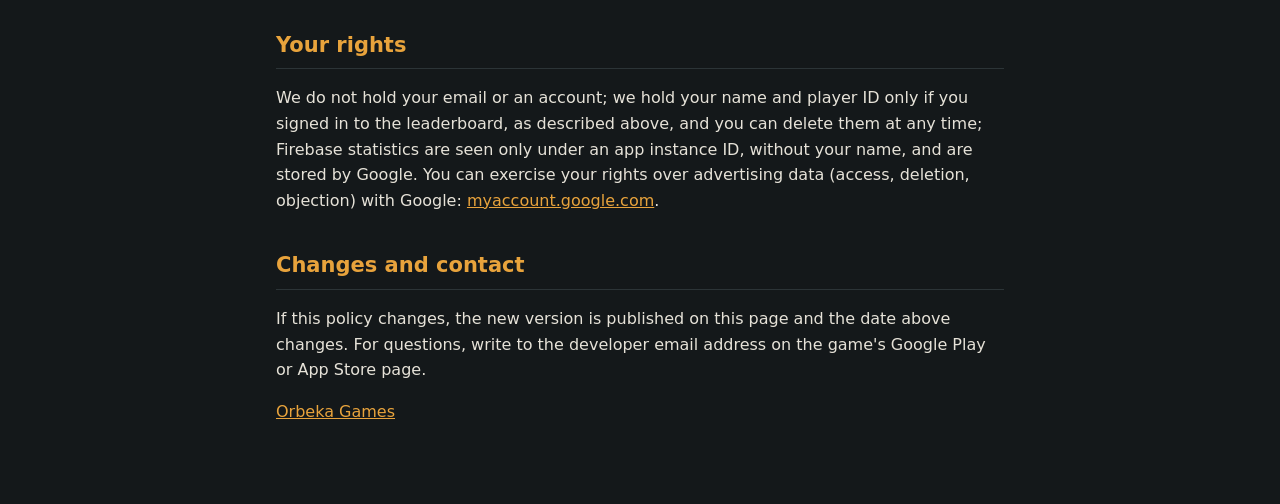
<file: cubora/privacy.html>
<!doctype html>
<html>
<head>
<meta charset="utf-8">
<title>Gemloft</title>
<meta name="robots" content="noindex">
<link rel="canonical" href="https://talhaturker.github.io/gemloft/privacy.html">
<meta http-equiv="refresh" content="0; url=../gemloft/privacy.html">
<script>location.replace("../gemloft/privacy.html" + location.hash)</script>
</head>
<body><p><a href="../gemloft/privacy.html">Gemloft</a></p></body>
</html>
</file>
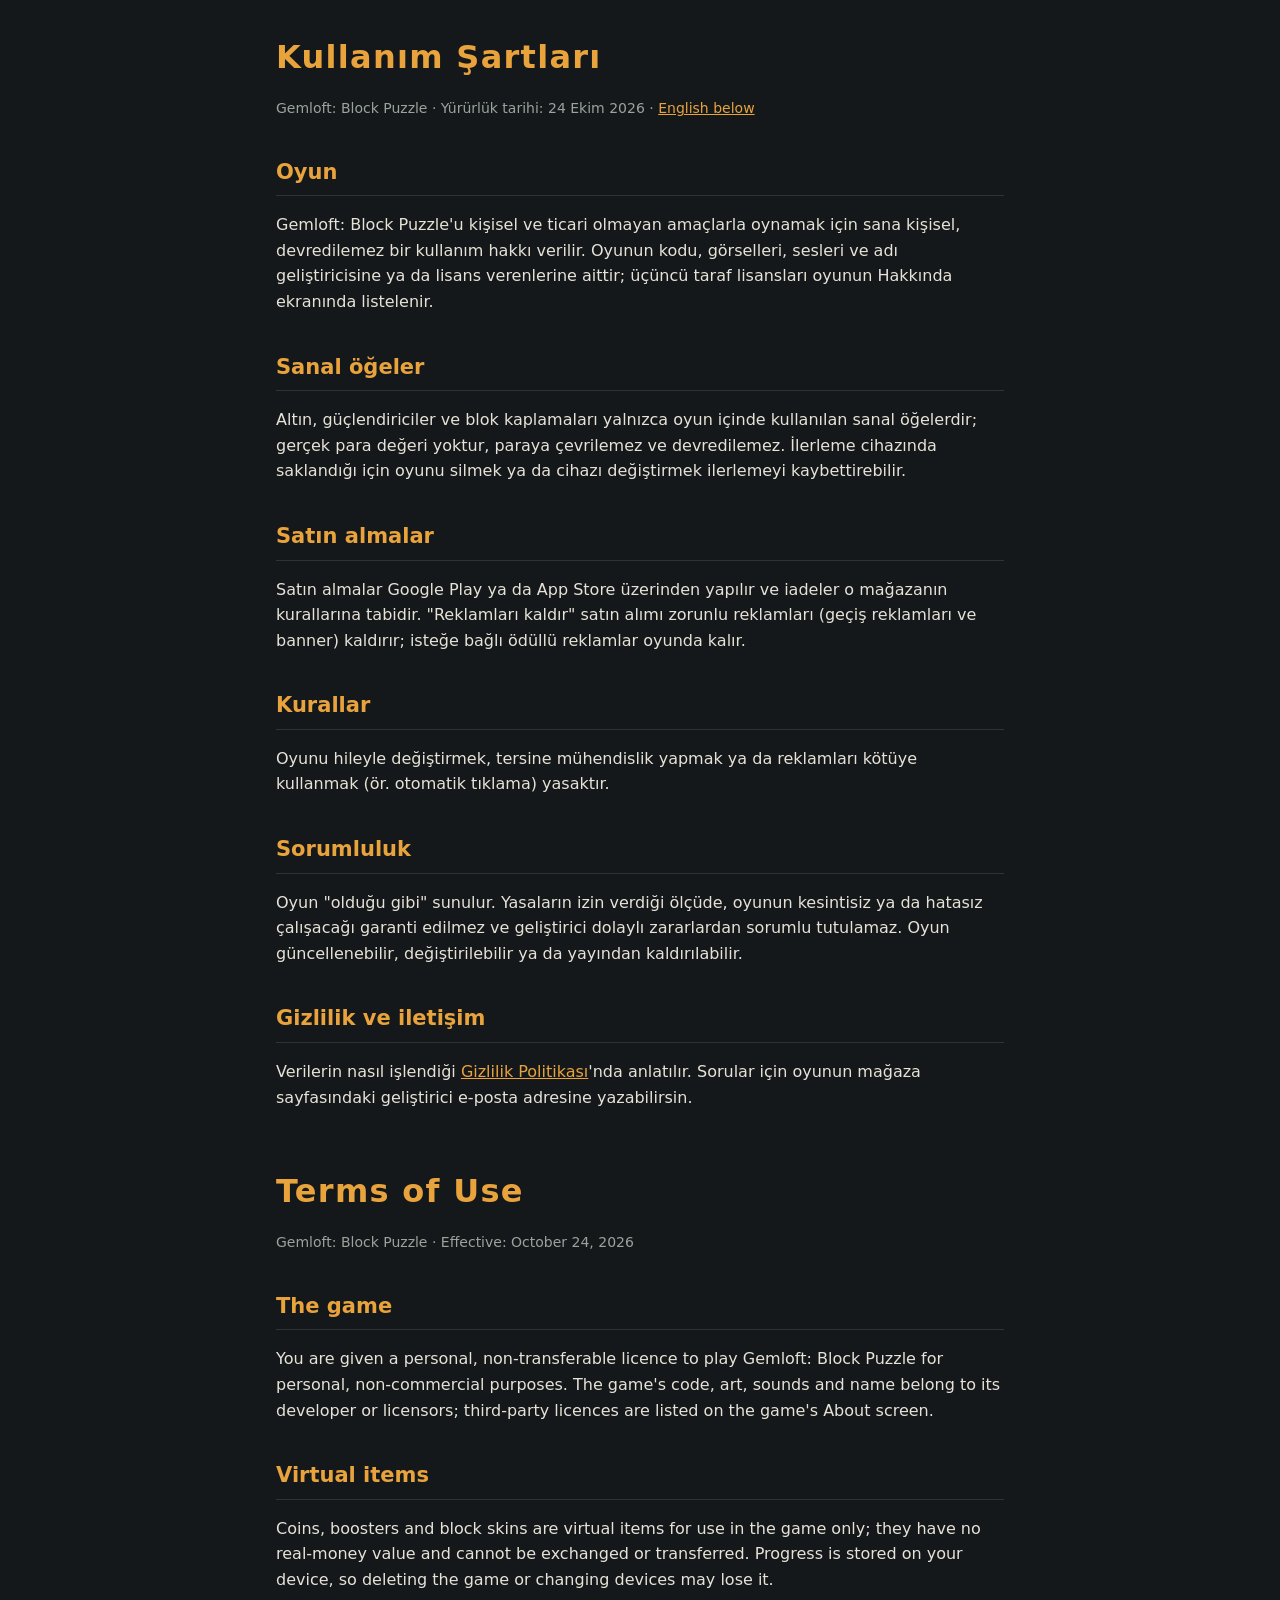
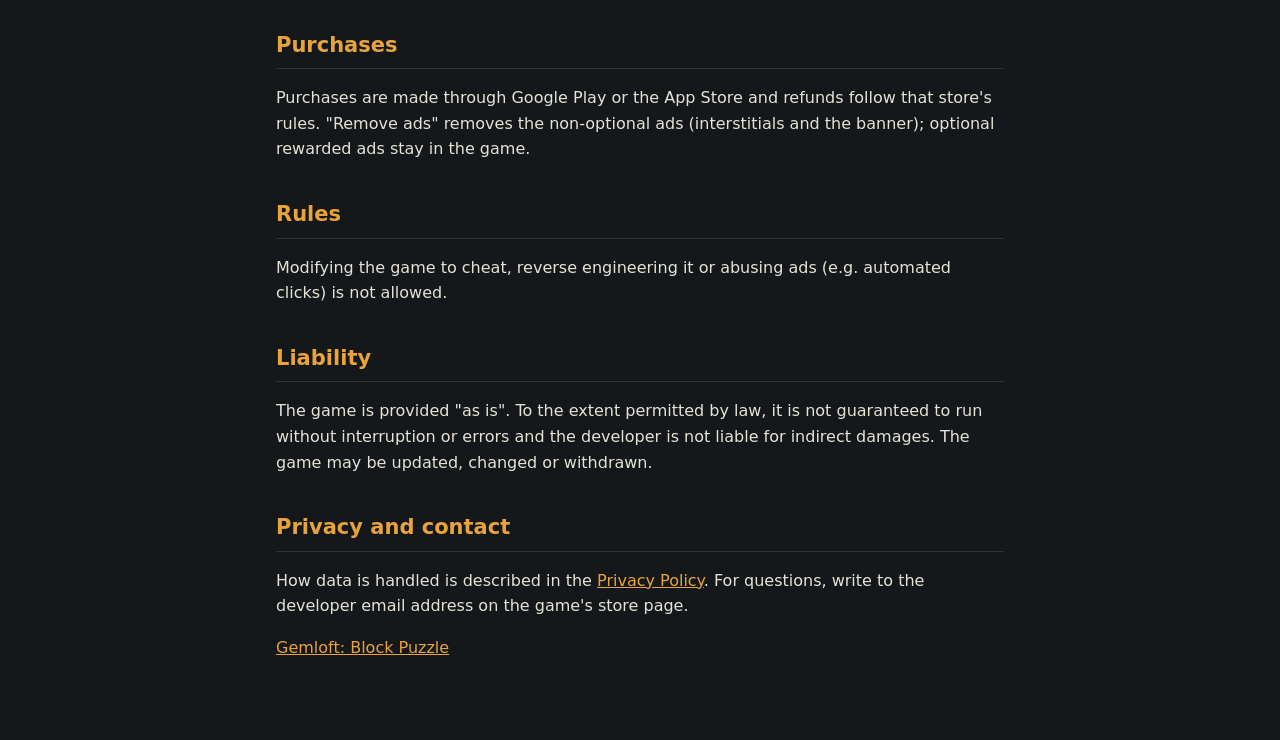
<file: cubora/terms.html>
<!doctype html>
<html>
<head>
<meta charset="utf-8">
<title>Gemloft</title>
<meta name="robots" content="noindex">
<link rel="canonical" href="https://talhaturker.github.io/gemloft/terms.html">
<meta http-equiv="refresh" content="0; url=../gemloft/terms.html">
<script>location.replace("../gemloft/terms.html" + location.hash)</script>
</head>
<body><p><a href="../gemloft/terms.html">Gemloft</a></p></body>
</html>
</file>
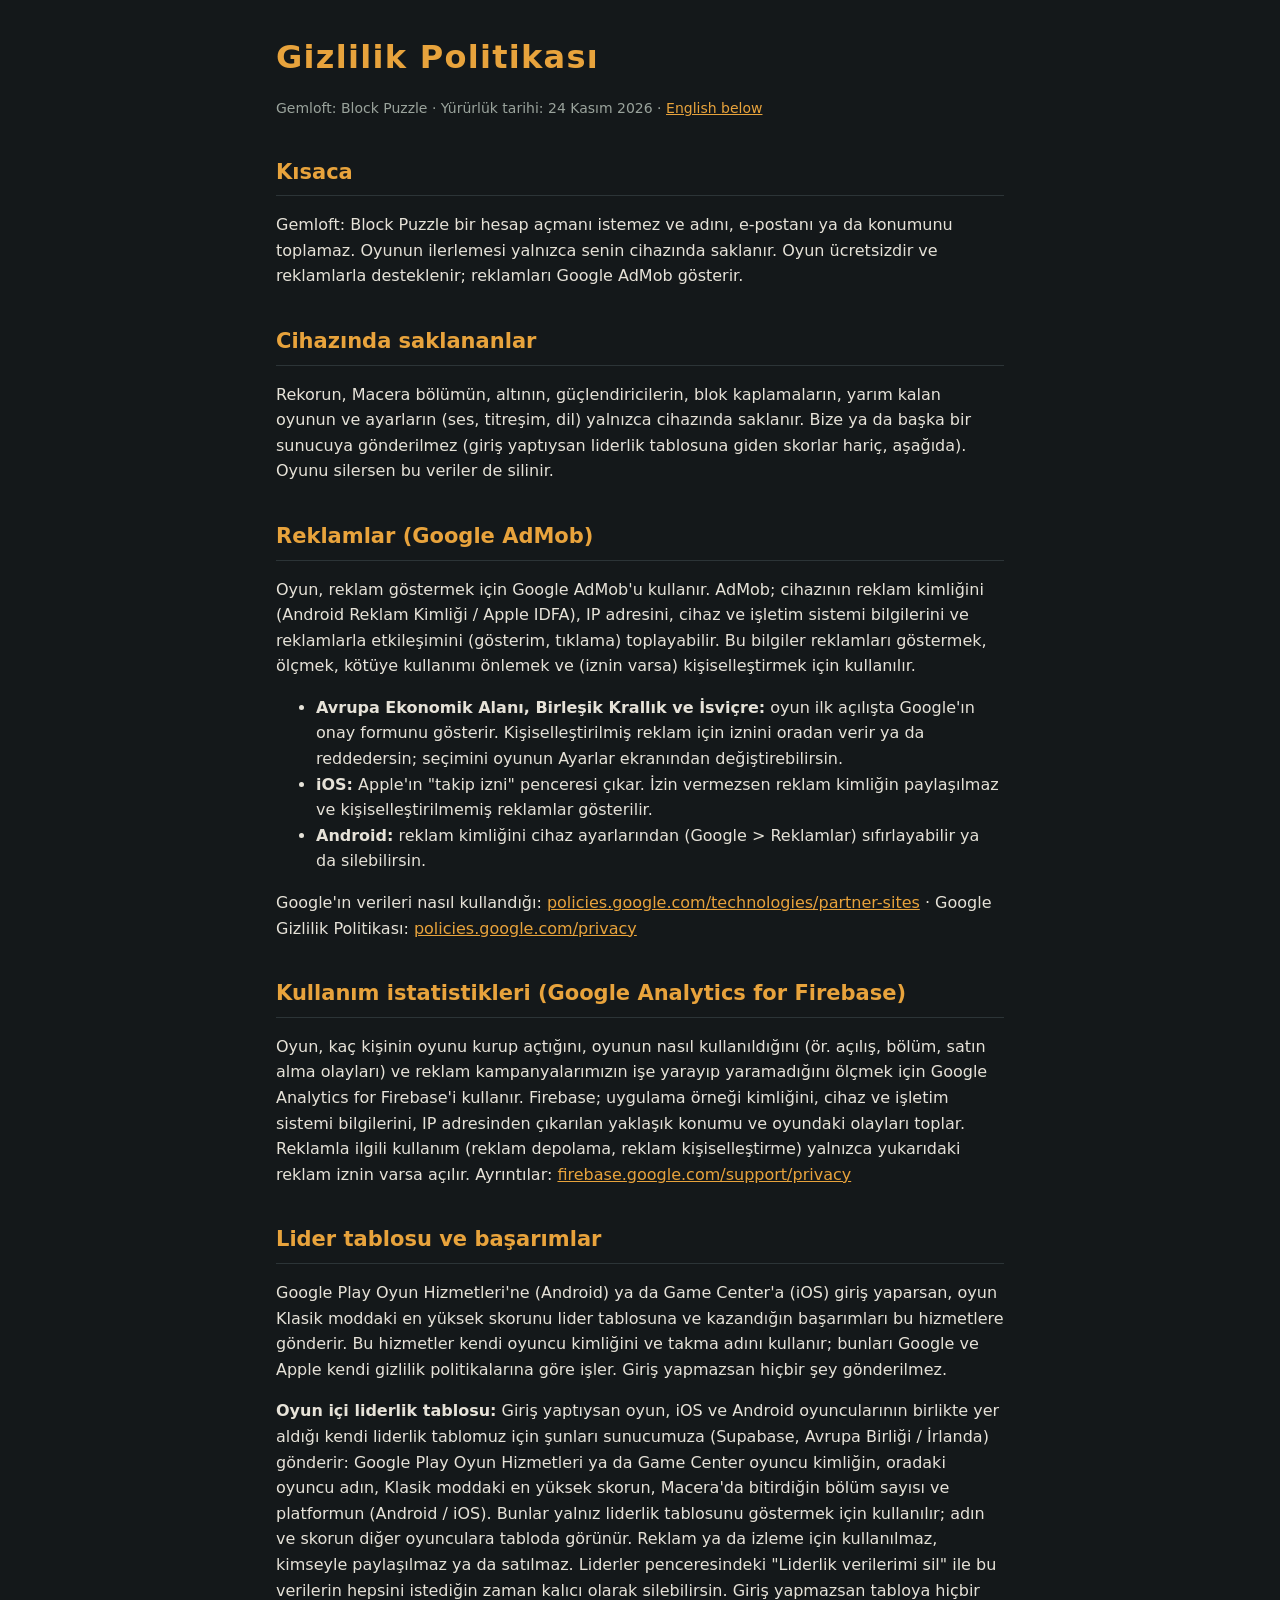
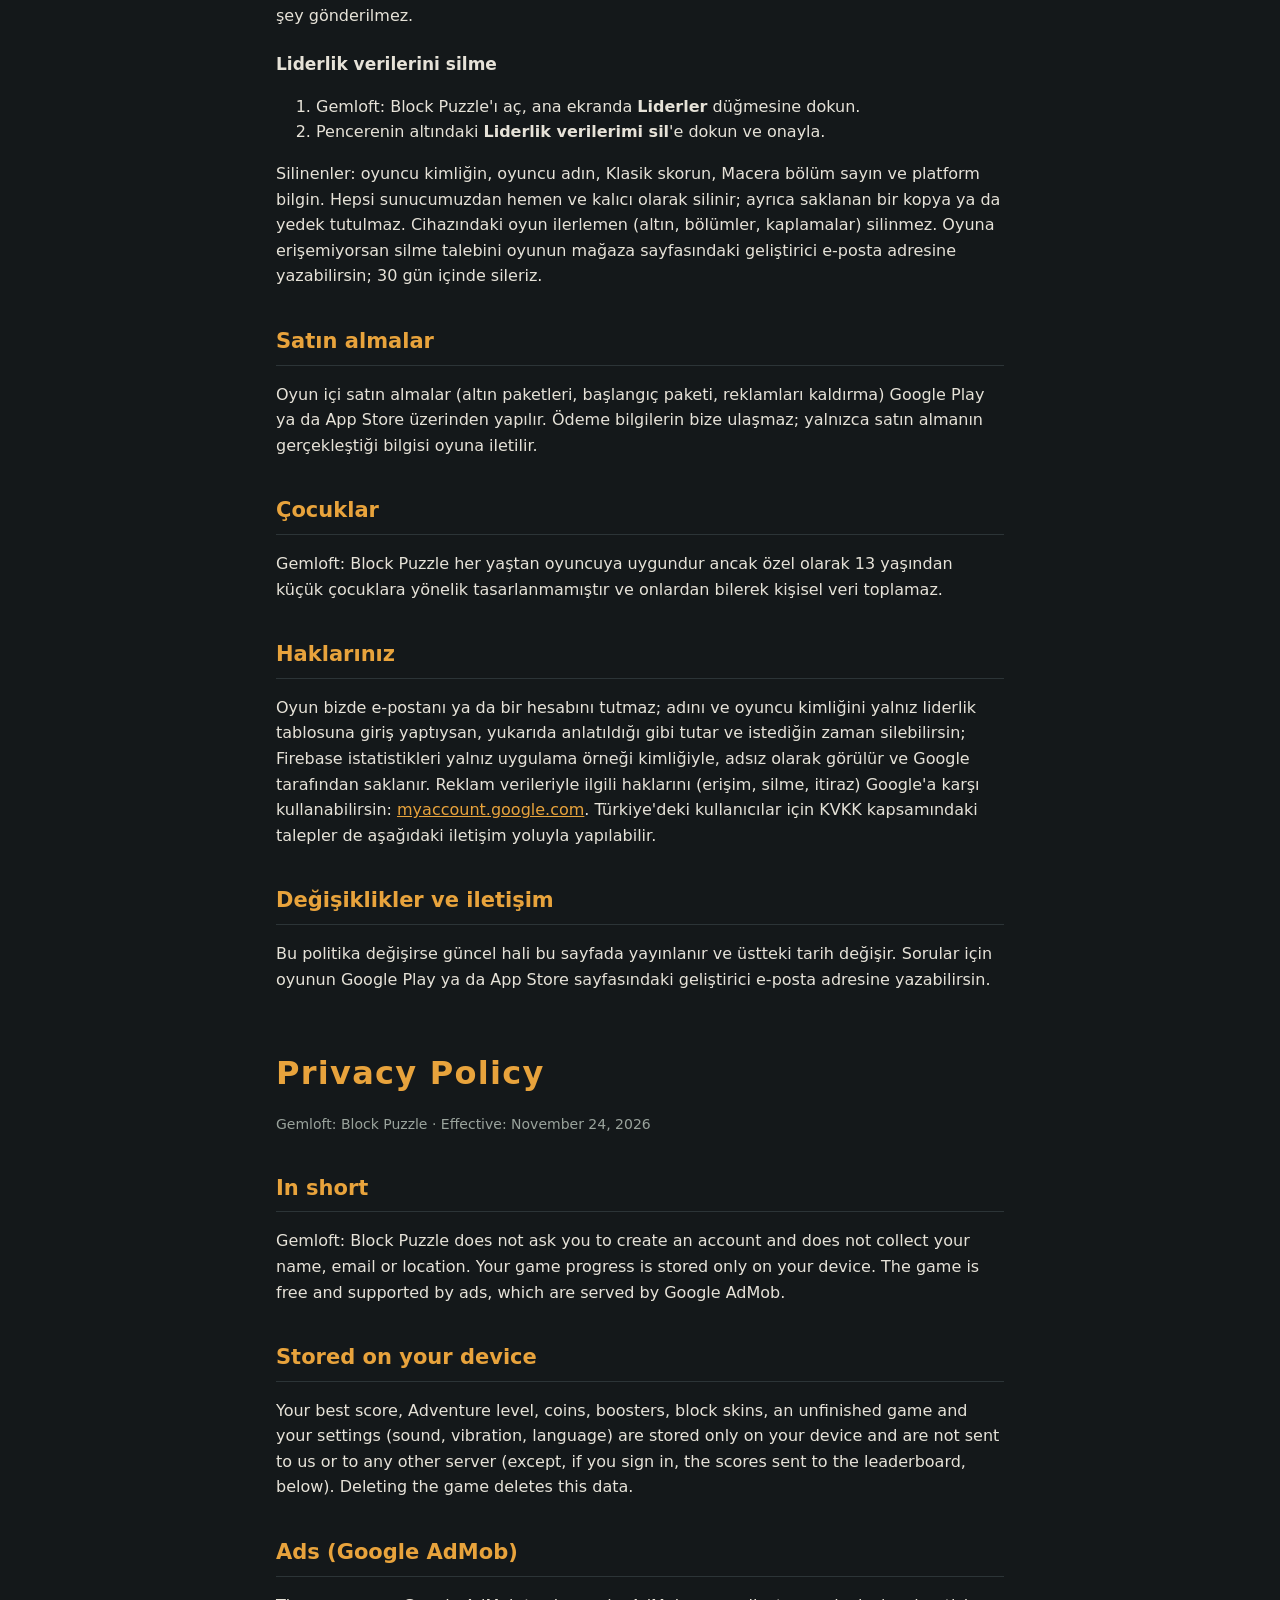
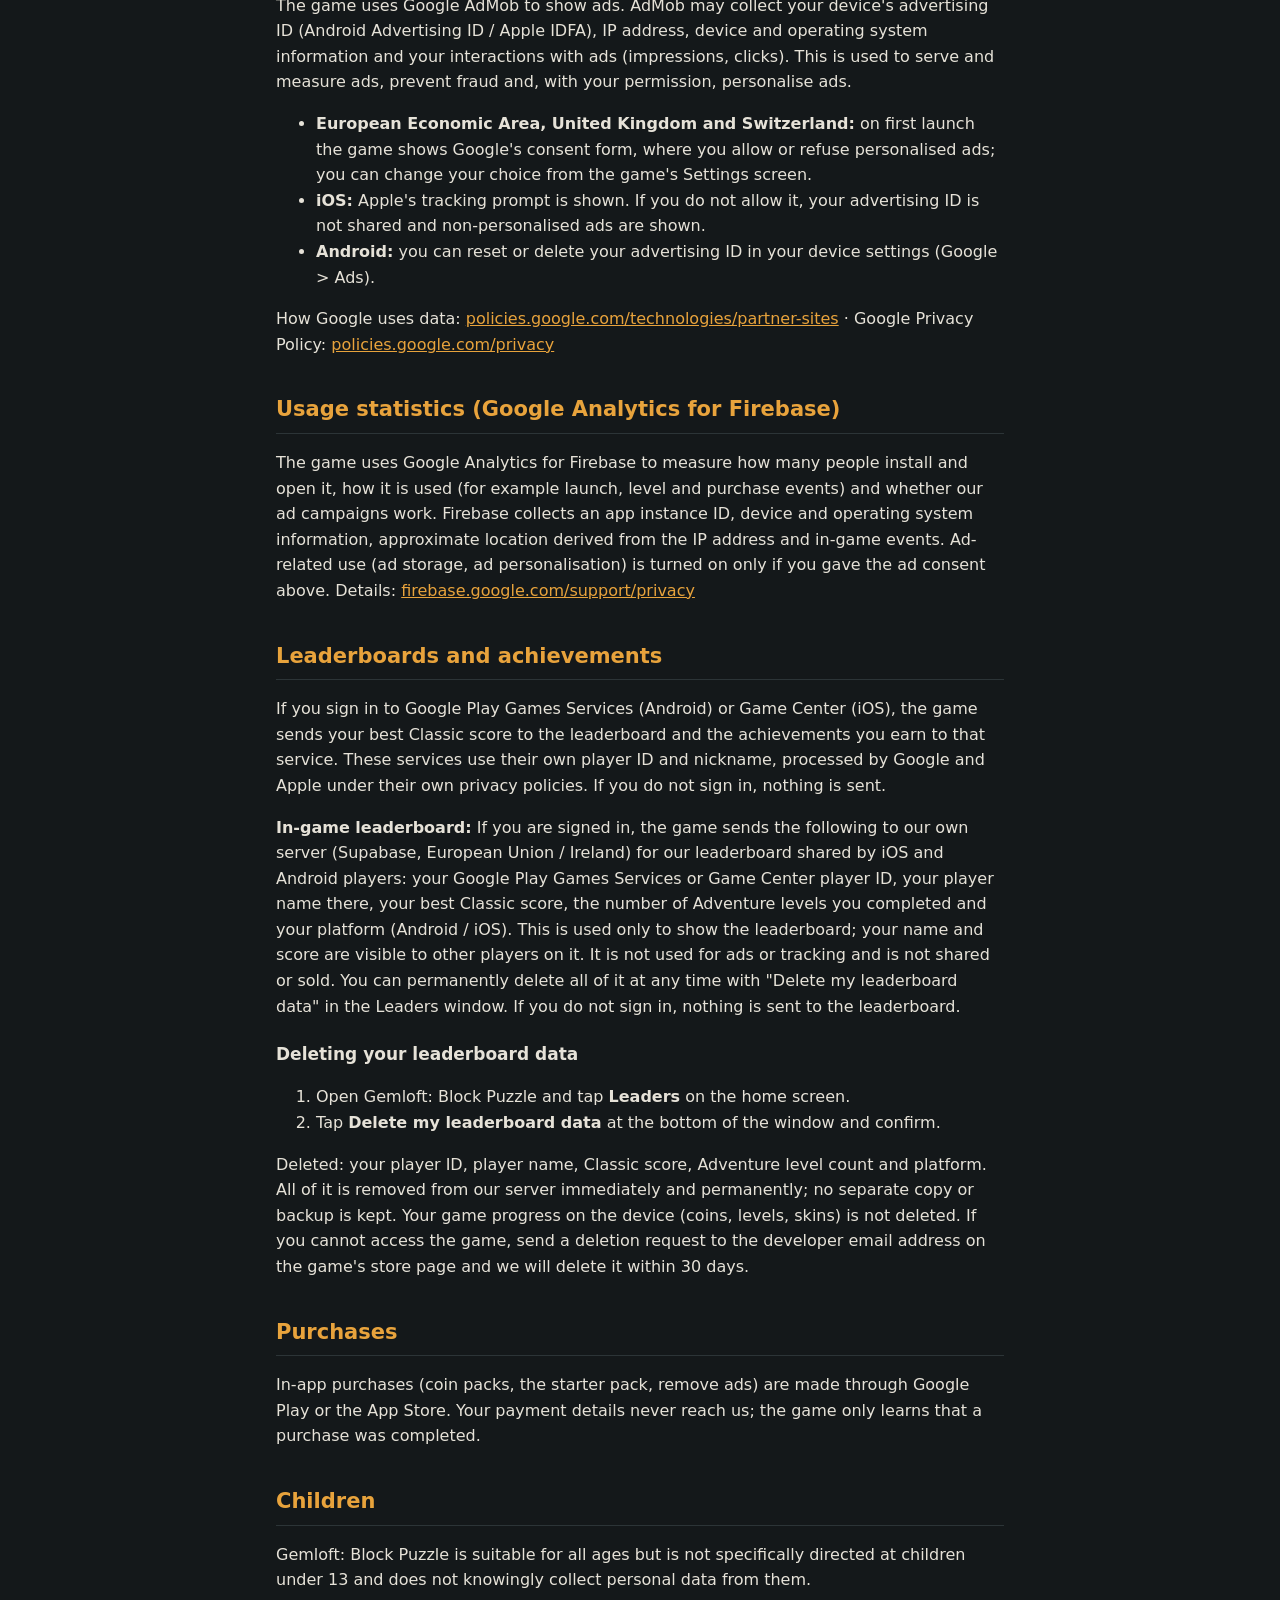
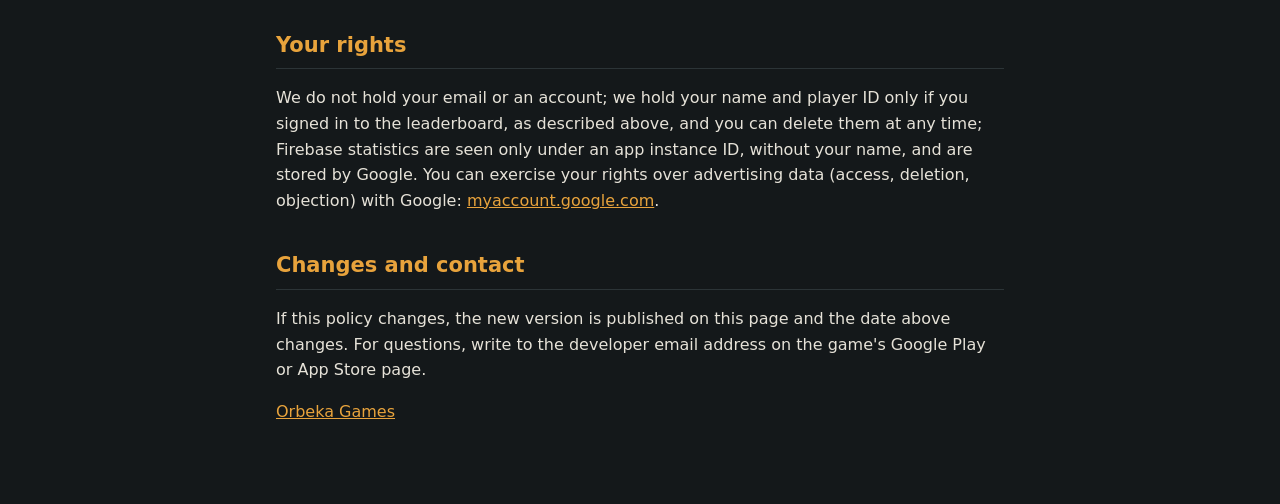
<file: gemloft/privacy.html>
<!doctype html>
<html lang="tr">
<head>
<meta charset="utf-8">
<meta name="viewport" content="width=device-width, initial-scale=1">
<title>Gemloft Gizlilik</title>
<link rel="stylesheet" href="../style.css">
</head>
<body>
<main>
<h1>Gizlilik Politikası</h1>
<p class="muted">Gemloft: Block Puzzle · Yürürlük tarihi: 24 Kasım 2026 · <a href="#en">English below</a></p>

<h2>Kısaca</h2>
<p>Gemloft: Block Puzzle bir hesap açmanı istemez ve adını, e-postanı ya da konumunu toplamaz. Oyunun ilerlemesi yalnızca senin cihazında saklanır. Oyun ücretsizdir ve reklamlarla desteklenir; reklamları Google AdMob gösterir.</p>

<h2>Cihazında saklananlar</h2>
<p>Rekorun, Macera bölümün, altının, güçlendiricilerin, blok kaplamaların, yarım kalan oyunun ve ayarların (ses, titreşim, dil) yalnızca cihazında saklanır. Bize ya da başka bir sunucuya gönderilmez (giriş yaptıysan liderlik tablosuna giden skorlar hariç, aşağıda). Oyunu silersen bu veriler de silinir.</p>

<h2>Reklamlar (Google AdMob)</h2>
<p>Oyun, reklam göstermek için Google AdMob'u kullanır. AdMob; cihazının reklam kimliğini (Android Reklam Kimliği / Apple IDFA), IP adresini, cihaz ve işletim sistemi bilgilerini ve reklamlarla etkileşimini (gösterim, tıklama) toplayabilir. Bu bilgiler reklamları göstermek, ölçmek, kötüye kullanımı önlemek ve (iznin varsa) kişiselleştirmek için kullanılır.</p>
<ul>
<li><b>Avrupa Ekonomik Alanı, Birleşik Krallık ve İsviçre:</b> oyun ilk açılışta Google'ın onay formunu gösterir. Kişiselleştirilmiş reklam için iznini oradan verir ya da reddedersin; seçimini oyunun Ayarlar ekranından değiştirebilirsin.</li>
<li><b>iOS:</b> Apple'ın "takip izni" penceresi çıkar. İzin vermezsen reklam kimliğin paylaşılmaz ve kişiselleştirilmemiş reklamlar gösterilir.</li>
<li><b>Android:</b> reklam kimliğini cihaz ayarlarından (Google &gt; Reklamlar) sıfırlayabilir ya da silebilirsin.</li>
</ul>
<p>Google'ın verileri nasıl kullandığı: <a href="https://policies.google.com/technologies/partner-sites">policies.google.com/technologies/partner-sites</a> · Google Gizlilik Politikası: <a href="https://policies.google.com/privacy">policies.google.com/privacy</a></p>

<h2>Kullanım istatistikleri (Google Analytics for Firebase)</h2>
<p>Oyun, kaç kişinin oyunu kurup açtığını, oyunun nasıl kullanıldığını (ör. açılış, bölüm, satın alma olayları) ve reklam kampanyalarımızın işe yarayıp yaramadığını ölçmek için Google Analytics for Firebase'i kullanır. Firebase; uygulama örneği kimliğini, cihaz ve işletim sistemi bilgilerini, IP adresinden çıkarılan yaklaşık konumu ve oyundaki olayları toplar. Reklamla ilgili kullanım (reklam depolama, reklam kişiselleştirme) yalnızca yukarıdaki reklam iznin varsa açılır. Ayrıntılar: <a href="https://firebase.google.com/support/privacy">firebase.google.com/support/privacy</a></p>

<h2>Lider tablosu ve başarımlar</h2>
<p>Google Play Oyun Hizmetleri'ne (Android) ya da Game Center'a (iOS) giriş yaparsan, oyun Klasik moddaki en yüksek skorunu lider tablosuna ve kazandığın başarımları bu hizmetlere gönderir. Bu hizmetler kendi oyuncu kimliğini ve takma adını kullanır; bunları Google ve Apple kendi gizlilik politikalarına göre işler. Giriş yapmazsan hiçbir şey gönderilmez.</p>
<p><b>Oyun içi liderlik tablosu:</b> Giriş yaptıysan oyun, iOS ve Android oyuncularının birlikte yer aldığı kendi liderlik tablomuz için şunları sunucumuza (Supabase, Avrupa Birliği / İrlanda) gönderir: Google Play Oyun Hizmetleri ya da Game Center oyuncu kimliğin, oradaki oyuncu adın, Klasik moddaki en yüksek skorun, Macera'da bitirdiğin bölüm sayısı ve platformun (Android / iOS). Bunlar yalnız liderlik tablosunu göstermek için kullanılır; adın ve skorun diğer oyunculara tabloda görünür. Reklam ya da izleme için kullanılmaz, kimseyle paylaşılmaz ya da satılmaz. Liderler penceresindeki "Liderlik verilerimi sil" ile bu verilerin hepsini istediğin zaman kalıcı olarak silebilirsin. Giriş yapmazsan tabloya hiçbir şey gönderilmez.</p>
<h3 id="sil">Liderlik verilerini silme</h3>
<ol>
<li>Gemloft: Block Puzzle'ı aç, ana ekranda <b>Liderler</b> düğmesine dokun.</li>
<li>Pencerenin altındaki <b>Liderlik verilerimi sil</b>'e dokun ve onayla.</li>
</ol>
<p>Silinenler: oyuncu kimliğin, oyuncu adın, Klasik skorun, Macera bölüm sayın ve platform bilgin. Hepsi sunucumuzdan hemen ve kalıcı olarak silinir; ayrıca saklanan bir kopya ya da yedek tutulmaz. Cihazındaki oyun ilerlemen (altın, bölümler, kaplamalar) silinmez. Oyuna erişemiyorsan silme talebini oyunun mağaza sayfasındaki geliştirici e-posta adresine yazabilirsin; 30 gün içinde sileriz.</p>

<h2>Satın almalar</h2>
<p>Oyun içi satın almalar (altın paketleri, başlangıç paketi, reklamları kaldırma) Google Play ya da App Store üzerinden yapılır. Ödeme bilgilerin bize ulaşmaz; yalnızca satın almanın gerçekleştiği bilgisi oyuna iletilir.</p>

<h2>Çocuklar</h2>
<p>Gemloft: Block Puzzle her yaştan oyuncuya uygundur ancak özel olarak 13 yaşından küçük çocuklara yönelik tasarlanmamıştır ve onlardan bilerek kişisel veri toplamaz.</p>

<h2>Haklarınız</h2>
<p>Oyun bizde e-postanı ya da bir hesabını tutmaz; adını ve oyuncu kimliğini yalnız liderlik tablosuna giriş yaptıysan, yukarıda anlatıldığı gibi tutar ve istediğin zaman silebilirsin; Firebase istatistikleri yalnız uygulama örneği kimliğiyle, adsız olarak görülür ve Google tarafından saklanır. Reklam verileriyle ilgili haklarını (erişim, silme, itiraz) Google'a karşı kullanabilirsin: <a href="https://myaccount.google.com/data-and-privacy">myaccount.google.com</a>. Türkiye'deki kullanıcılar için KVKK kapsamındaki talepler de aşağıdaki iletişim yoluyla yapılabilir.</p>

<h2>Değişiklikler ve iletişim</h2>
<p>Bu politika değişirse güncel hali bu sayfada yayınlanır ve üstteki tarih değişir. Sorular için oyunun Google Play ya da App Store sayfasındaki geliştirici e-posta adresine yazabilirsin.</p>

<h1 id="en" style="margin-top:56px">Privacy Policy</h1>
<p class="muted">Gemloft: Block Puzzle · Effective: November 24, 2026</p>

<h2>In short</h2>
<p>Gemloft: Block Puzzle does not ask you to create an account and does not collect your name, email or location. Your game progress is stored only on your device. The game is free and supported by ads, which are served by Google AdMob.</p>

<h2>Stored on your device</h2>
<p>Your best score, Adventure level, coins, boosters, block skins, an unfinished game and your settings (sound, vibration, language) are stored only on your device and are not sent to us or to any other server (except, if you sign in, the scores sent to the leaderboard, below). Deleting the game deletes this data.</p>

<h2>Ads (Google AdMob)</h2>
<p>The game uses Google AdMob to show ads. AdMob may collect your device's advertising ID (Android Advertising ID / Apple IDFA), IP address, device and operating system information and your interactions with ads (impressions, clicks). This is used to serve and measure ads, prevent fraud and, with your permission, personalise ads.</p>
<ul>
<li><b>European Economic Area, United Kingdom and Switzerland:</b> on first launch the game shows Google's consent form, where you allow or refuse personalised ads; you can change your choice from the game's Settings screen.</li>
<li><b>iOS:</b> Apple's tracking prompt is shown. If you do not allow it, your advertising ID is not shared and non-personalised ads are shown.</li>
<li><b>Android:</b> you can reset or delete your advertising ID in your device settings (Google &gt; Ads).</li>
</ul>
<p>How Google uses data: <a href="https://policies.google.com/technologies/partner-sites">policies.google.com/technologies/partner-sites</a> · Google Privacy Policy: <a href="https://policies.google.com/privacy">policies.google.com/privacy</a></p>

<h2>Usage statistics (Google Analytics for Firebase)</h2>
<p>The game uses Google Analytics for Firebase to measure how many people install and open it, how it is used (for example launch, level and purchase events) and whether our ad campaigns work. Firebase collects an app instance ID, device and operating system information, approximate location derived from the IP address and in-game events. Ad-related use (ad storage, ad personalisation) is turned on only if you gave the ad consent above. Details: <a href="https://firebase.google.com/support/privacy">firebase.google.com/support/privacy</a></p>

<h2>Leaderboards and achievements</h2>
<p>If you sign in to Google Play Games Services (Android) or Game Center (iOS), the game sends your best Classic score to the leaderboard and the achievements you earn to that service. These services use their own player ID and nickname, processed by Google and Apple under their own privacy policies. If you do not sign in, nothing is sent.</p>
<p><b>In-game leaderboard:</b> If you are signed in, the game sends the following to our own server (Supabase, European Union / Ireland) for our leaderboard shared by iOS and Android players: your Google Play Games Services or Game Center player ID, your player name there, your best Classic score, the number of Adventure levels you completed and your platform (Android / iOS). This is used only to show the leaderboard; your name and score are visible to other players on it. It is not used for ads or tracking and is not shared or sold. You can permanently delete all of it at any time with "Delete my leaderboard data" in the Leaders window. If you do not sign in, nothing is sent to the leaderboard.</p>
<h3 id="delete">Deleting your leaderboard data</h3>
<ol>
<li>Open Gemloft: Block Puzzle and tap <b>Leaders</b> on the home screen.</li>
<li>Tap <b>Delete my leaderboard data</b> at the bottom of the window and confirm.</li>
</ol>
<p>Deleted: your player ID, player name, Classic score, Adventure level count and platform. All of it is removed from our server immediately and permanently; no separate copy or backup is kept. Your game progress on the device (coins, levels, skins) is not deleted. If you cannot access the game, send a deletion request to the developer email address on the game's store page and we will delete it within 30 days.</p>

<h2>Purchases</h2>
<p>In-app purchases (coin packs, the starter pack, remove ads) are made through Google Play or the App Store. Your payment details never reach us; the game only learns that a purchase was completed.</p>

<h2>Children</h2>
<p>Gemloft: Block Puzzle is suitable for all ages but is not specifically directed at children under 13 and does not knowingly collect personal data from them.</p>

<h2>Your rights</h2>
<p>We do not hold your email or an account; we hold your name and player ID only if you signed in to the leaderboard, as described above, and you can delete them at any time; Firebase statistics are seen only under an app instance ID, without your name, and are stored by Google. You can exercise your rights over advertising data (access, deletion, objection) with Google: <a href="https://myaccount.google.com/data-and-privacy">myaccount.google.com</a>.</p>

<h2>Changes and contact</h2>
<p>If this policy changes, the new version is published on this page and the date above changes. For questions, write to the developer email address on the game's Google Play or App Store page.</p>
<p><a href="../index.html">Orbeka Games</a></p>
</main>
</body>
</html>
</file>
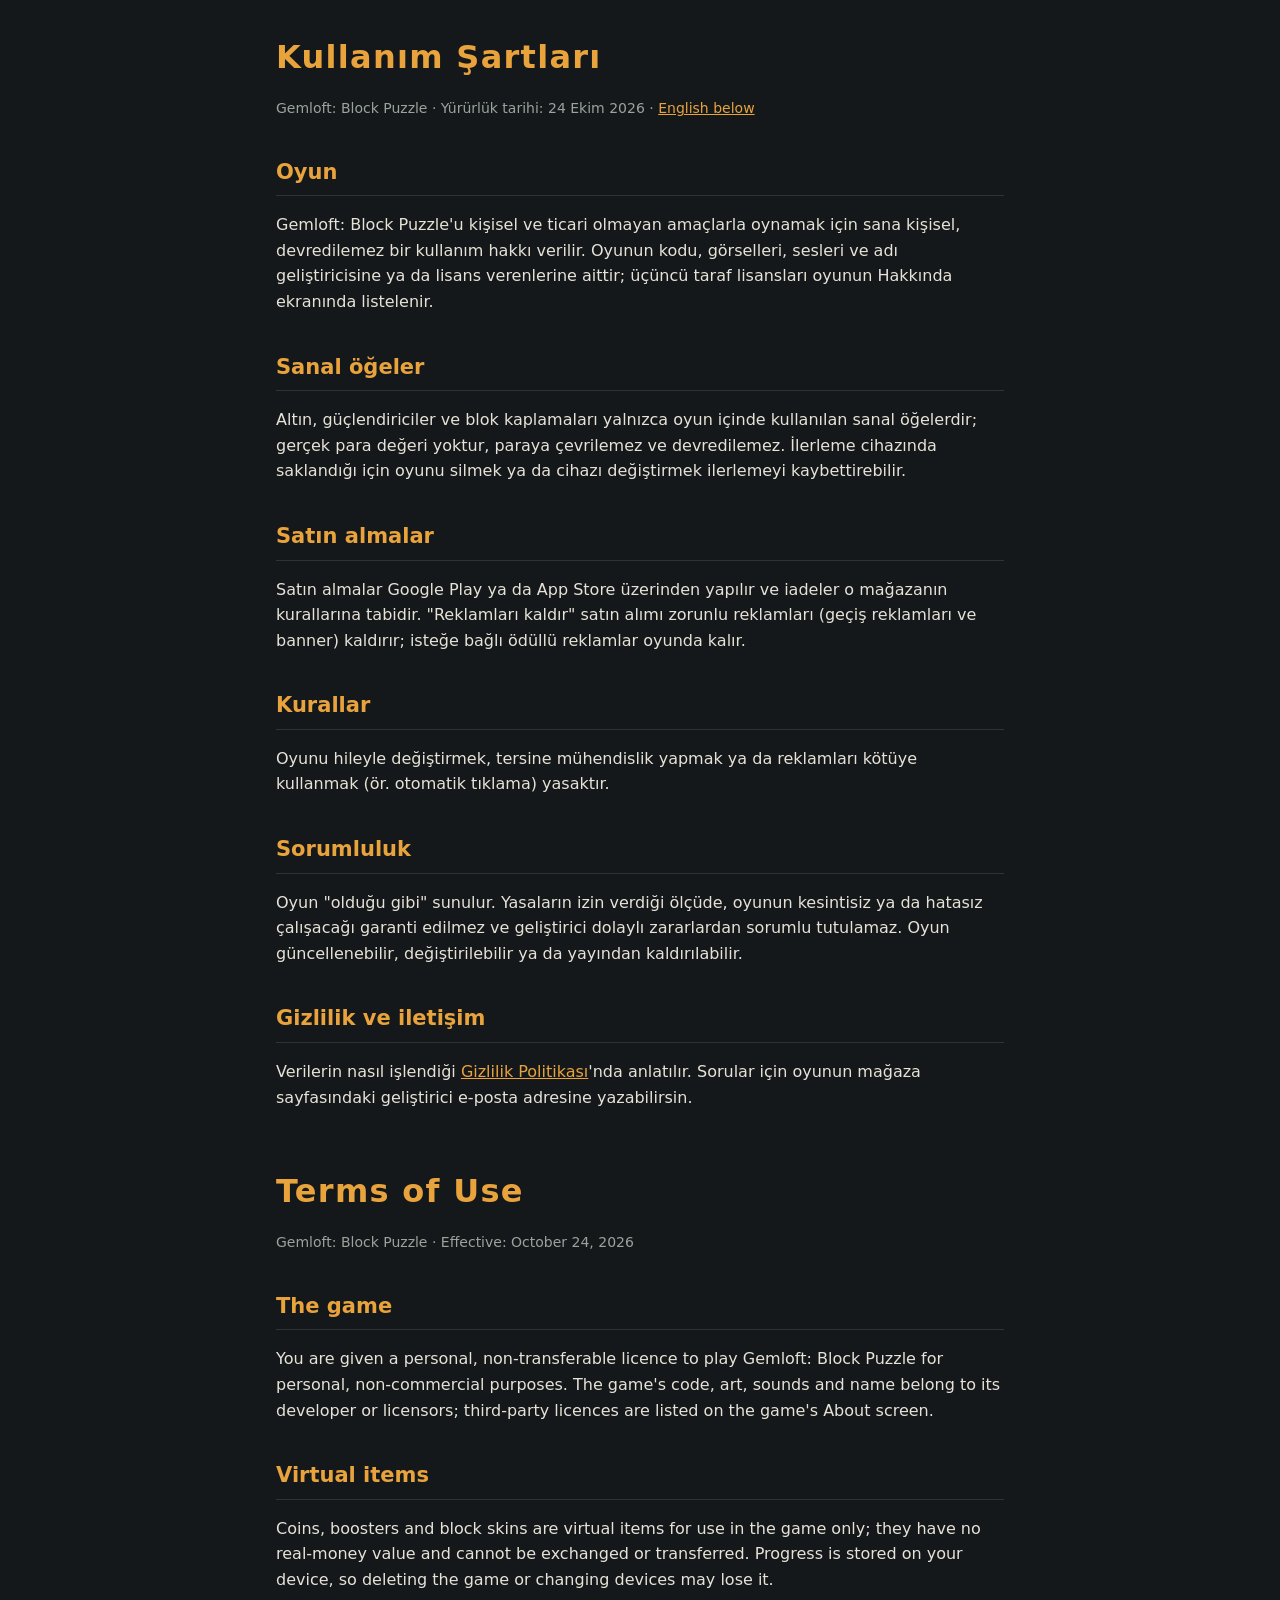
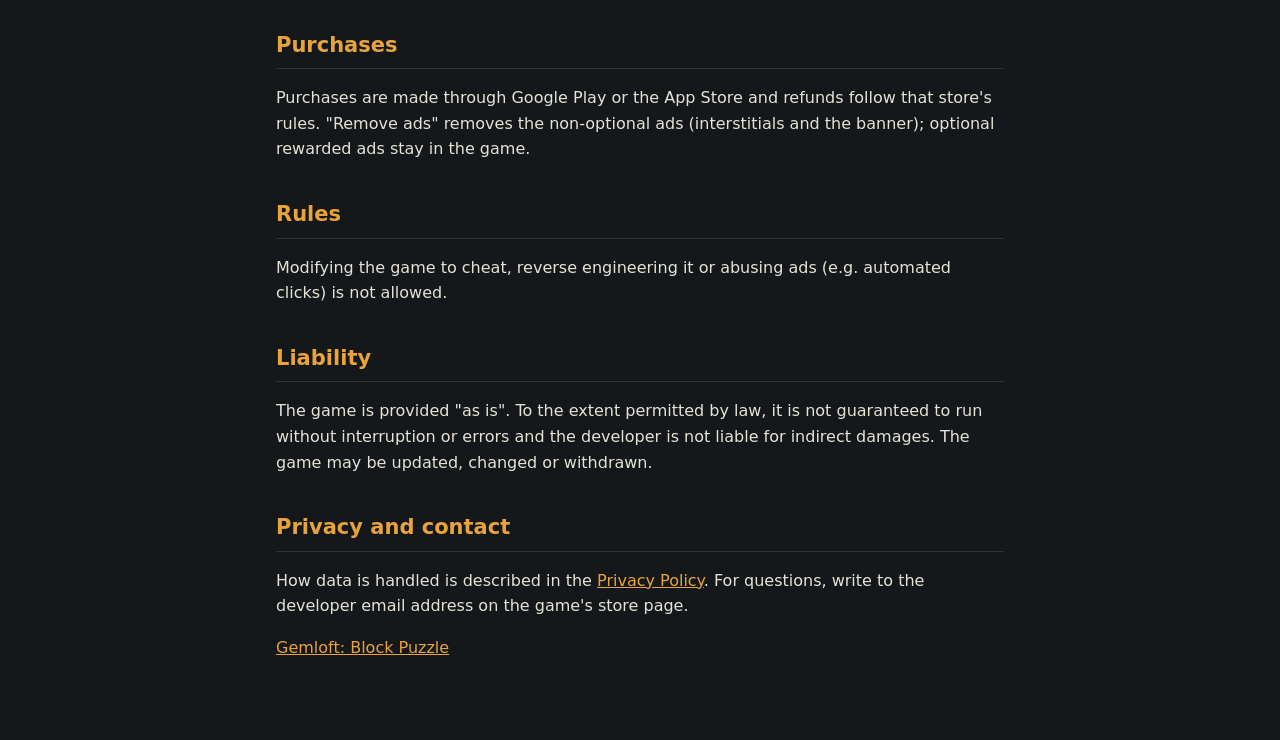
<file: gemloft/terms.html>
<!doctype html>
<html lang="tr">
<head>
<meta charset="utf-8">
<meta name="viewport" content="width=device-width, initial-scale=1">
<title>Gemloft: Block Puzzle Kullanım Şartları</title>
<link rel="stylesheet" href="../style.css">
</head>
<body>
<main>
<h1>Kullanım Şartları</h1>
<p class="muted">Gemloft: Block Puzzle · Yürürlük tarihi: 24 Ekim 2026 · <a href="#en">English below</a></p>

<h2>Oyun</h2>
<p>Gemloft: Block Puzzle'u kişisel ve ticari olmayan amaçlarla oynamak için sana kişisel, devredilemez bir kullanım hakkı verilir. Oyunun kodu, görselleri, sesleri ve adı geliştiricisine ya da lisans verenlerine aittir; üçüncü taraf lisansları oyunun Hakkında ekranında listelenir.</p>

<h2>Sanal öğeler</h2>
<p>Altın, güçlendiriciler ve blok kaplamaları yalnızca oyun içinde kullanılan sanal öğelerdir; gerçek para değeri yoktur, paraya çevrilemez ve devredilemez. İlerleme cihazında saklandığı için oyunu silmek ya da cihazı değiştirmek ilerlemeyi kaybettirebilir.</p>

<h2>Satın almalar</h2>
<p>Satın almalar Google Play ya da App Store üzerinden yapılır ve iadeler o mağazanın kurallarına tabidir. "Reklamları kaldır" satın alımı zorunlu reklamları (geçiş reklamları ve banner) kaldırır; isteğe bağlı ödüllü reklamlar oyunda kalır.</p>

<h2>Kurallar</h2>
<p>Oyunu hileyle değiştirmek, tersine mühendislik yapmak ya da reklamları kötüye kullanmak (ör. otomatik tıklama) yasaktır.</p>

<h2>Sorumluluk</h2>
<p>Oyun "olduğu gibi" sunulur. Yasaların izin verdiği ölçüde, oyunun kesintisiz ya da hatasız çalışacağı garanti edilmez ve geliştirici dolaylı zararlardan sorumlu tutulamaz. Oyun güncellenebilir, değiştirilebilir ya da yayından kaldırılabilir.</p>

<h2>Gizlilik ve iletişim</h2>
<p>Verilerin nasıl işlendiği <a href="privacy.html">Gizlilik Politikası</a>'nda anlatılır. Sorular için oyunun mağaza sayfasındaki geliştirici e-posta adresine yazabilirsin.</p>

<h1 id="en" style="margin-top:56px">Terms of Use</h1>
<p class="muted">Gemloft: Block Puzzle · Effective: October 24, 2026</p>

<h2>The game</h2>
<p>You are given a personal, non-transferable licence to play Gemloft: Block Puzzle for personal, non-commercial purposes. The game's code, art, sounds and name belong to its developer or licensors; third-party licences are listed on the game's About screen.</p>

<h2>Virtual items</h2>
<p>Coins, boosters and block skins are virtual items for use in the game only; they have no real-money value and cannot be exchanged or transferred. Progress is stored on your device, so deleting the game or changing devices may lose it.</p>

<h2>Purchases</h2>
<p>Purchases are made through Google Play or the App Store and refunds follow that store's rules. "Remove ads" removes the non-optional ads (interstitials and the banner); optional rewarded ads stay in the game.</p>

<h2>Rules</h2>
<p>Modifying the game to cheat, reverse engineering it or abusing ads (e.g. automated clicks) is not allowed.</p>

<h2>Liability</h2>
<p>The game is provided "as is". To the extent permitted by law, it is not guaranteed to run without interruption or errors and the developer is not liable for indirect damages. The game may be updated, changed or withdrawn.</p>

<h2>Privacy and contact</h2>
<p>How data is handled is described in the <a href="privacy.html#en">Privacy Policy</a>. For questions, write to the developer email address on the game's store page.</p>
<p><a href="../index.html">Gemloft: Block Puzzle</a></p>
</main>
</body>
</html>
</file>
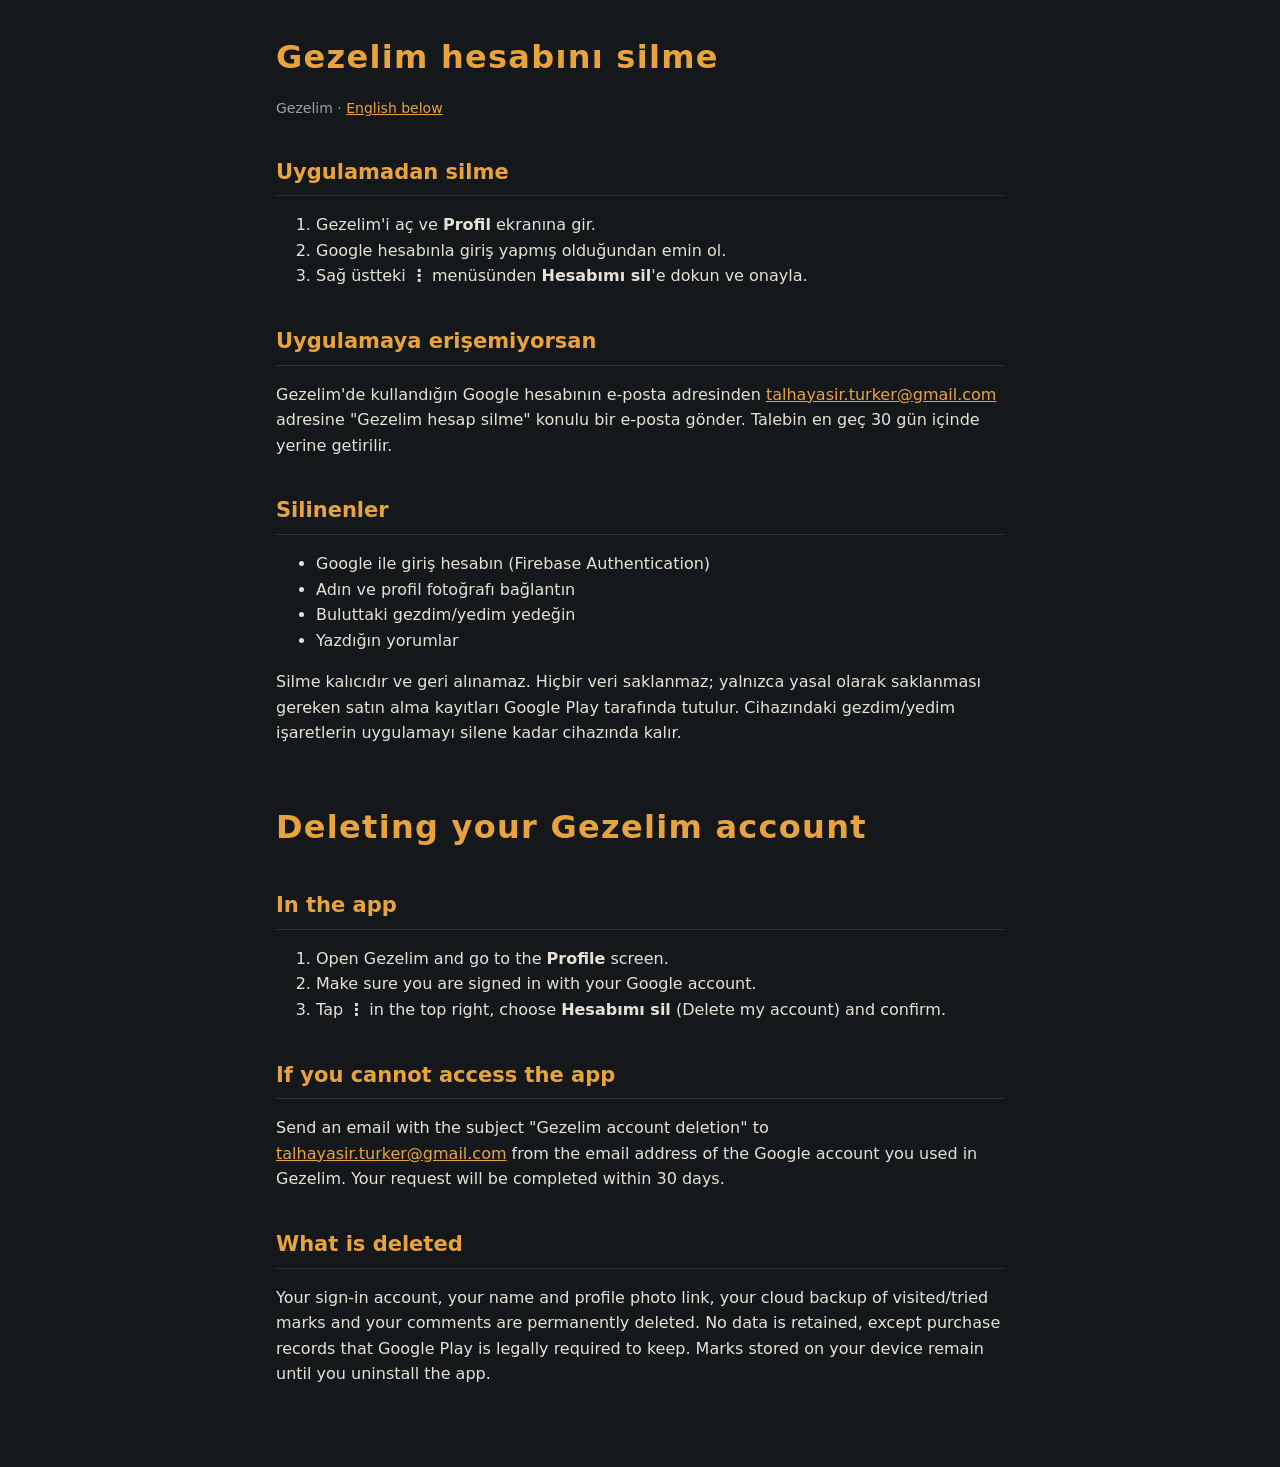
<file: gezelim/hesap-sil.html>
<!doctype html>
<html lang="tr">
<head>
<meta charset="utf-8">
<meta name="viewport" content="width=device-width, initial-scale=1">
<title>Gezelim Hesap Silme</title>
<link rel="stylesheet" href="../style.css">
</head>
<body>
<main>
<h1>Gezelim hesabını silme</h1>
<p class="muted">Gezelim · <a href="#en">English below</a></p>

<h2>Uygulamadan silme</h2>
<ol>
<li>Gezelim'i aç ve <b>Profil</b> ekranına gir.</li>
<li>Google hesabınla giriş yapmış olduğundan emin ol.</li>
<li>Sağ üstteki <b>⋮</b> menüsünden <b>Hesabımı sil</b>'e dokun ve onayla.</li>
</ol>

<h2>Uygulamaya erişemiyorsan</h2>
<p>Gezelim'de kullandığın Google hesabının e-posta adresinden <a href="mailto:talhayasir.turker@gmail.com?subject=Gezelim%20hesap%20silme">talhayasir.turker@gmail.com</a> adresine "Gezelim hesap silme" konulu bir e-posta gönder. Talebin en geç 30 gün içinde yerine getirilir.</p>

<h2>Silinenler</h2>
<ul>
<li>Google ile giriş hesabın (Firebase Authentication)</li>
<li>Adın ve profil fotoğrafı bağlantın</li>
<li>Buluttaki gezdim/yedim yedeğin</li>
<li>Yazdığın yorumlar</li>
</ul>
<p>Silme kalıcıdır ve geri alınamaz. Hiçbir veri saklanmaz; yalnızca yasal olarak saklanması gereken satın alma kayıtları Google Play tarafında tutulur. Cihazındaki gezdim/yedim işaretlerin uygulamayı silene kadar cihazında kalır.</p>

<h1 id="en" style="margin-top:56px">Deleting your Gezelim account</h1>

<h2>In the app</h2>
<ol>
<li>Open Gezelim and go to the <b>Profile</b> screen.</li>
<li>Make sure you are signed in with your Google account.</li>
<li>Tap <b>⋮</b> in the top right, choose <b>Hesabımı sil</b> (Delete my account) and confirm.</li>
</ol>

<h2>If you cannot access the app</h2>
<p>Send an email with the subject "Gezelim account deletion" to <a href="mailto:talhayasir.turker@gmail.com?subject=Gezelim%20account%20deletion">talhayasir.turker@gmail.com</a> from the email address of the Google account you used in Gezelim. Your request will be completed within 30 days.</p>

<h2>What is deleted</h2>
<p>Your sign-in account, your name and profile photo link, your cloud backup of visited/tried marks and your comments are permanently deleted. No data is retained, except purchase records that Google Play is legally required to keep. Marks stored on your device remain until you uninstall the app.</p>
</main>
</body>
</html>
</file>
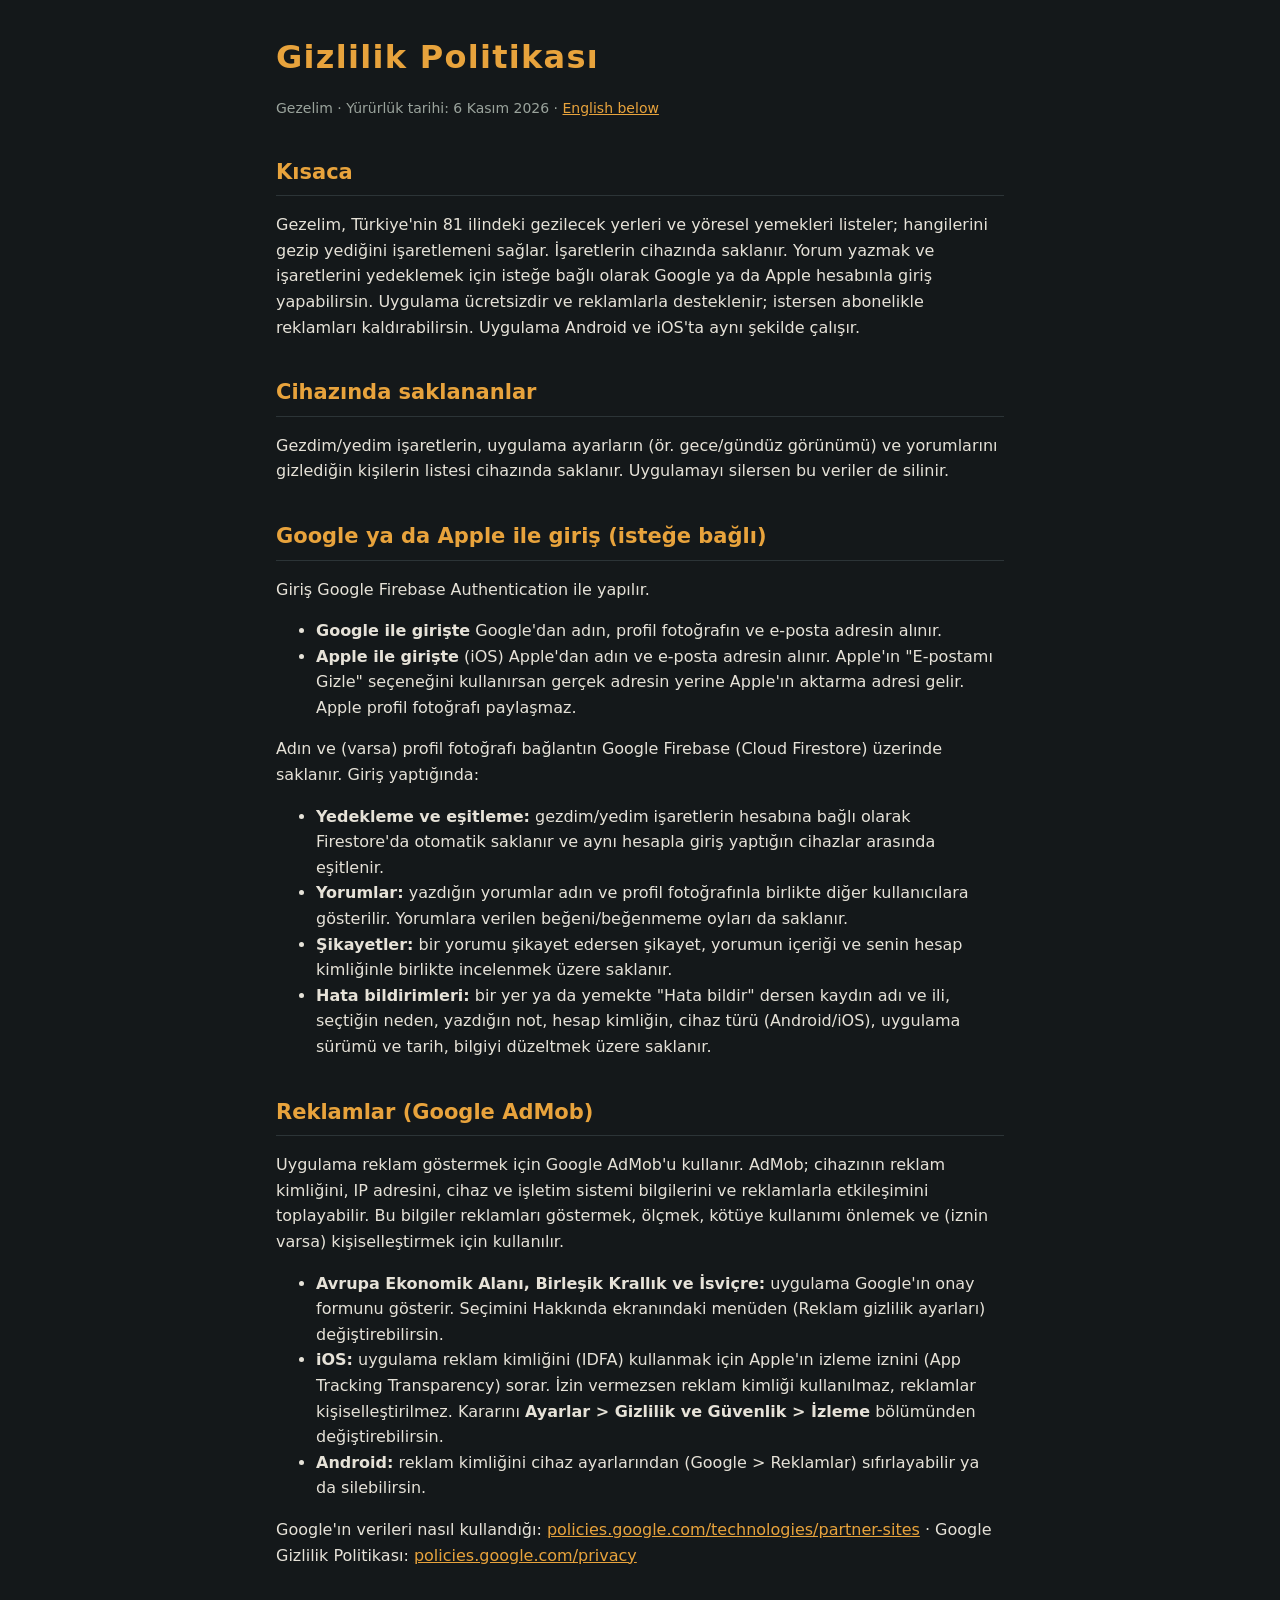
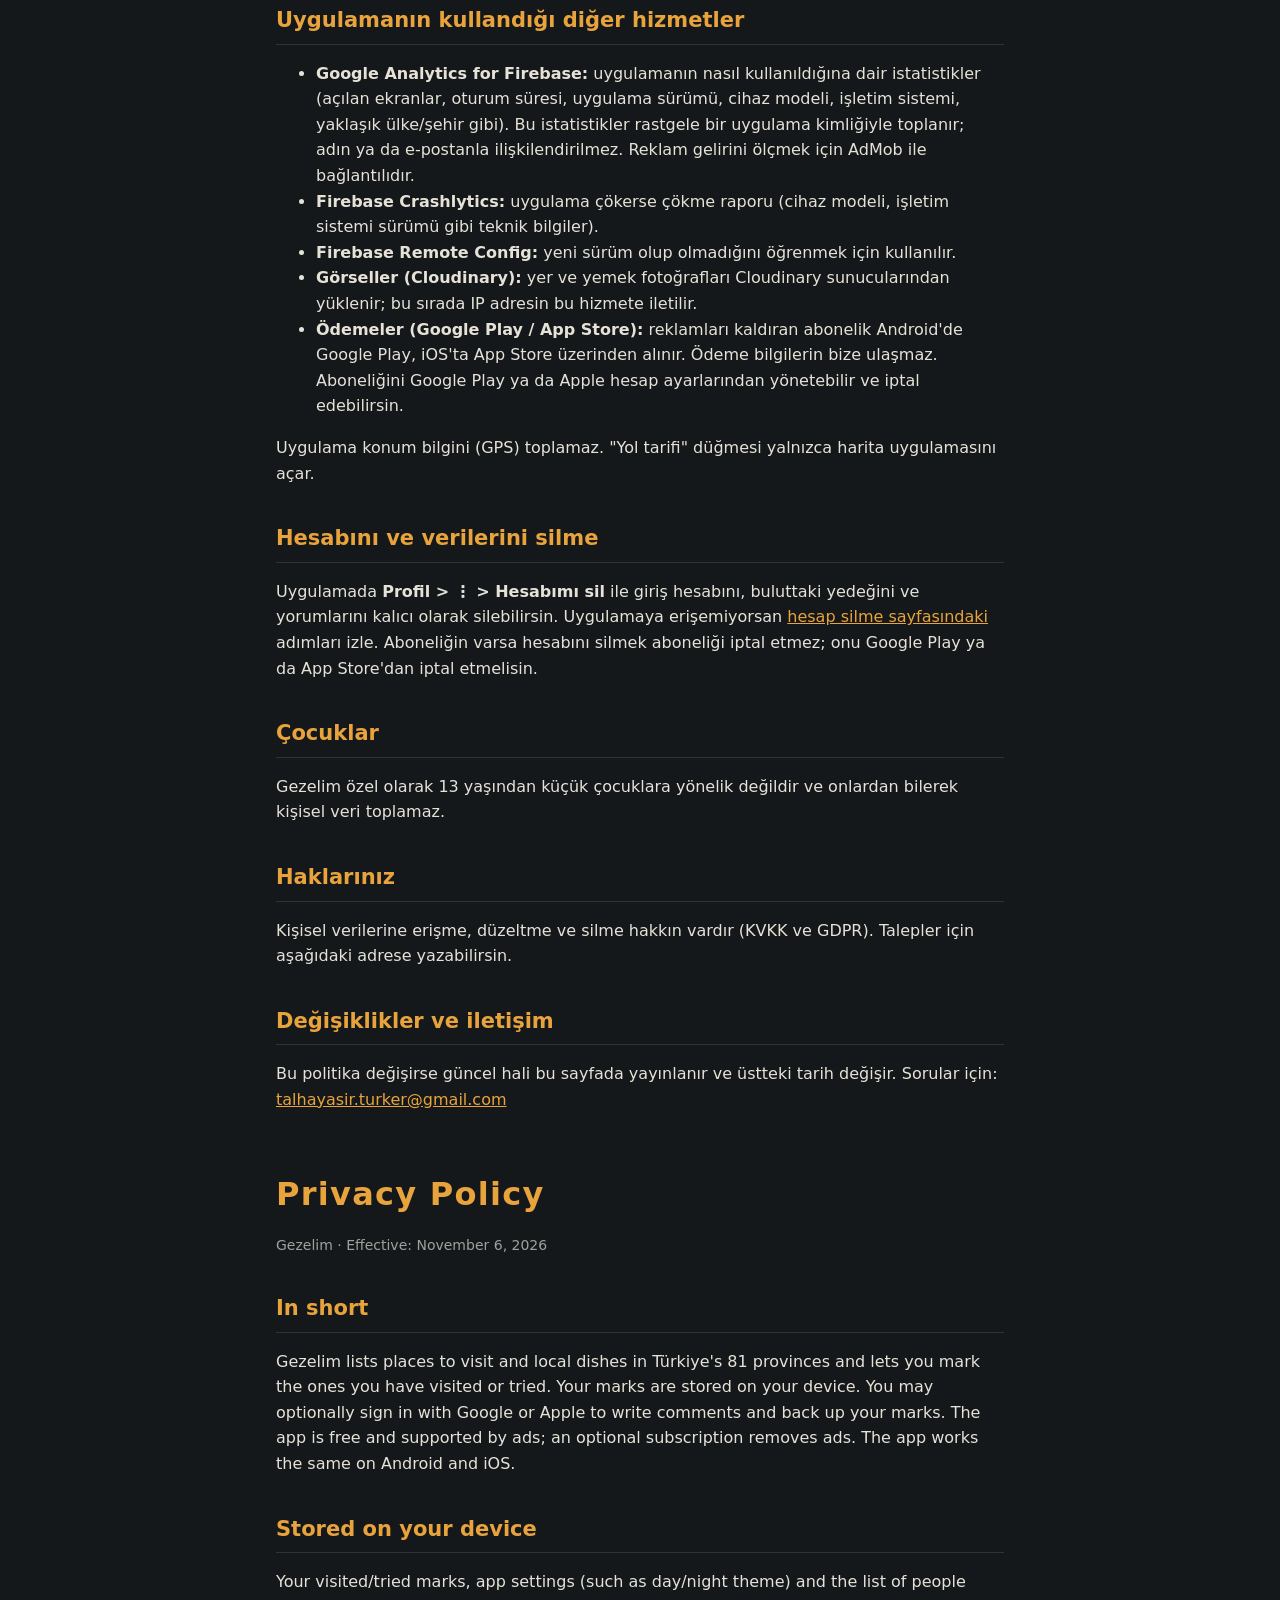
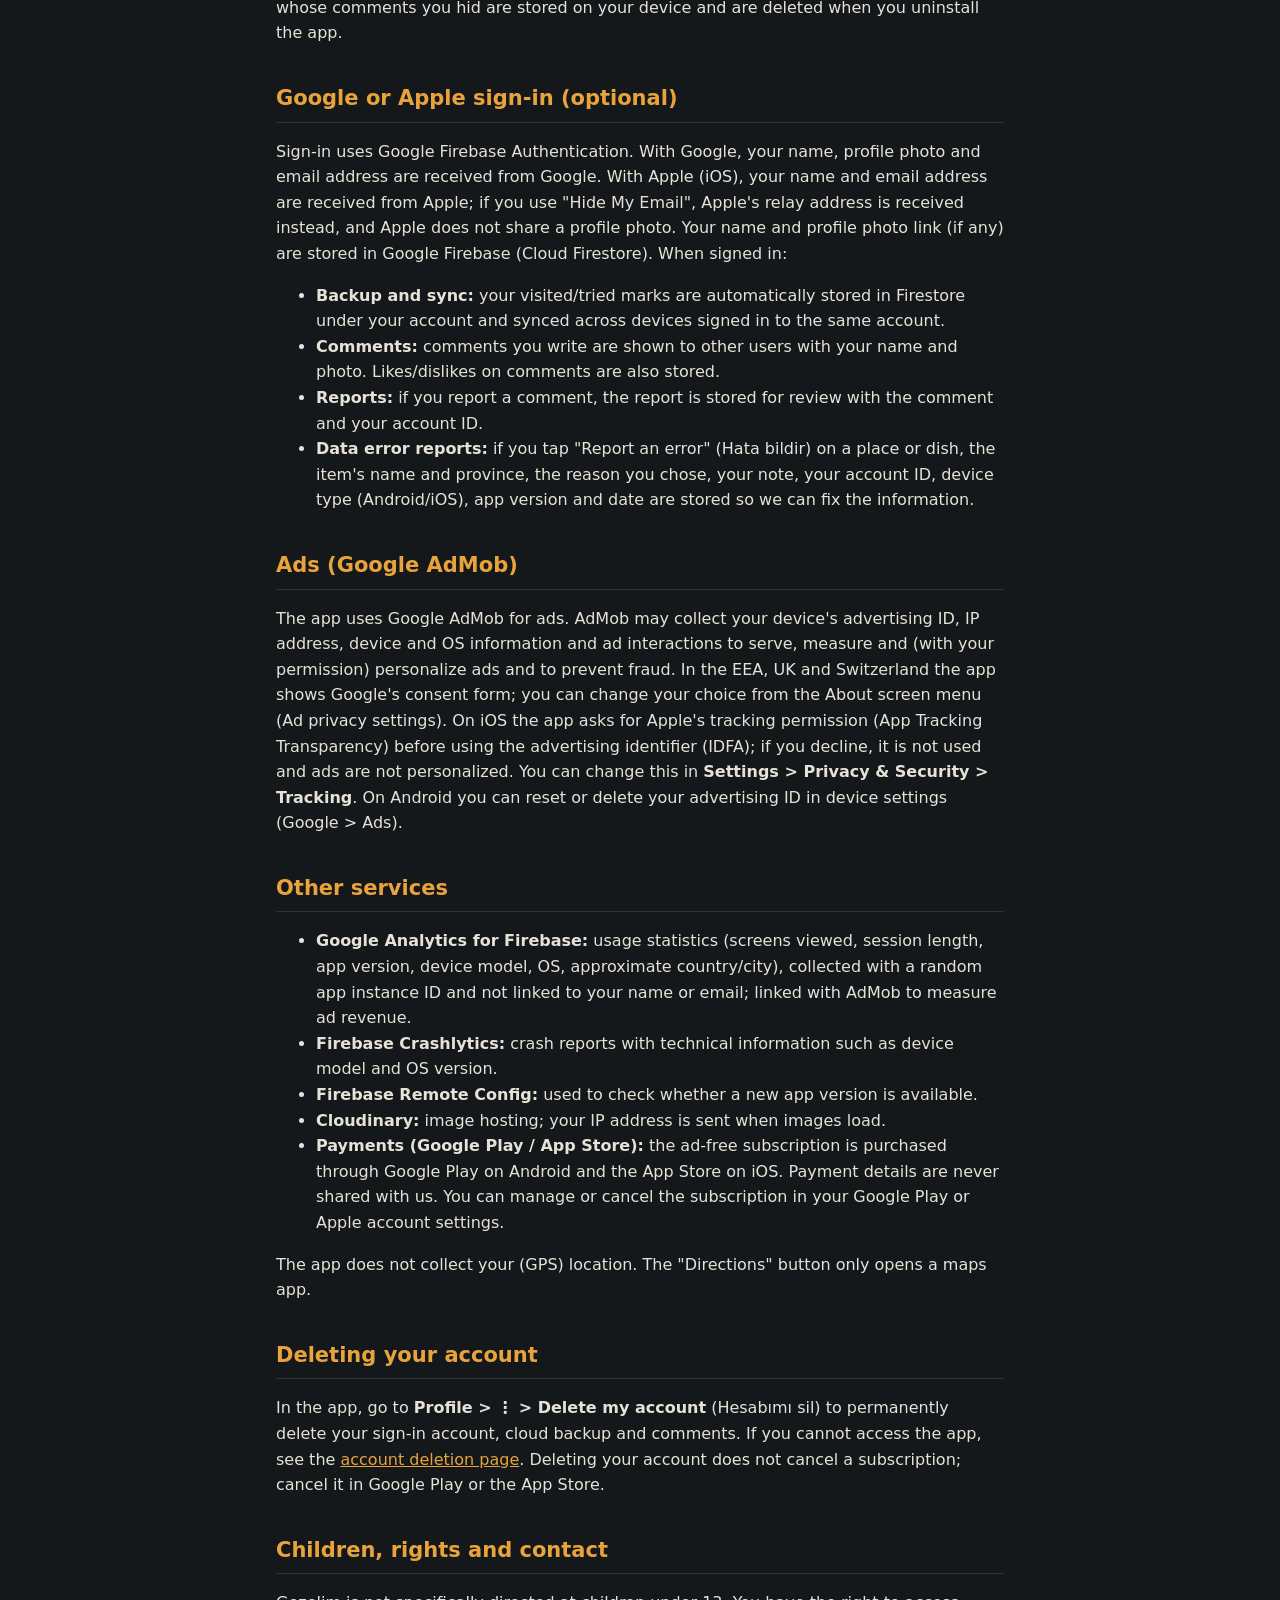
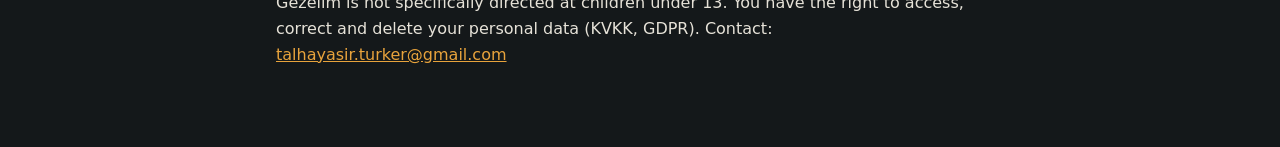
<file: gezelim/privacy.html>
<!doctype html>
<html lang="tr">
<head>
<meta charset="utf-8">
<meta name="viewport" content="width=device-width, initial-scale=1">
<title>Gezelim Gizlilik</title>
<link rel="stylesheet" href="../style.css">
</head>
<body>
<main>
<h1>Gizlilik Politikası</h1>
<p class="muted">Gezelim · Yürürlük tarihi: 6 Kasım 2026 · <a href="#en">English below</a></p>

<h2>Kısaca</h2>
<p>Gezelim, Türkiye'nin 81 ilindeki gezilecek yerleri ve yöresel yemekleri listeler; hangilerini gezip yediğini işaretlemeni sağlar. İşaretlerin cihazında saklanır. Yorum yazmak ve işaretlerini yedeklemek için isteğe bağlı olarak Google ya da Apple hesabınla giriş yapabilirsin. Uygulama ücretsizdir ve reklamlarla desteklenir; istersen abonelikle reklamları kaldırabilirsin. Uygulama Android ve iOS'ta aynı şekilde çalışır.</p>

<h2>Cihazında saklananlar</h2>
<p>Gezdim/yedim işaretlerin, uygulama ayarların (ör. gece/gündüz görünümü) ve yorumlarını gizlediğin kişilerin listesi cihazında saklanır. Uygulamayı silersen bu veriler de silinir.</p>

<h2>Google ya da Apple ile giriş (isteğe bağlı)</h2>
<p>Giriş Google Firebase Authentication ile yapılır.</p>
<ul>
<li><b>Google ile girişte</b> Google'dan adın, profil fotoğrafın ve e-posta adresin alınır.</li>
<li><b>Apple ile girişte</b> (iOS) Apple'dan adın ve e-posta adresin alınır. Apple'ın "E-postamı Gizle" seçeneğini kullanırsan gerçek adresin yerine Apple'ın aktarma adresi gelir. Apple profil fotoğrafı paylaşmaz.</li>
</ul>
<p>Adın ve (varsa) profil fotoğrafı bağlantın Google Firebase (Cloud Firestore) üzerinde saklanır. Giriş yaptığında:</p>
<ul>
<li><b>Yedekleme ve eşitleme:</b> gezdim/yedim işaretlerin hesabına bağlı olarak Firestore'da otomatik saklanır ve aynı hesapla giriş yaptığın cihazlar arasında eşitlenir.</li>
<li><b>Yorumlar:</b> yazdığın yorumlar adın ve profil fotoğrafınla birlikte diğer kullanıcılara gösterilir. Yorumlara verilen beğeni/beğenmeme oyları da saklanır.</li>
<li><b>Şikayetler:</b> bir yorumu şikayet edersen şikayet, yorumun içeriği ve senin hesap kimliğinle birlikte incelenmek üzere saklanır.</li>
<li><b>Hata bildirimleri:</b> bir yer ya da yemekte "Hata bildir" dersen kaydın adı ve ili, seçtiğin neden, yazdığın not, hesap kimliğin, cihaz türü (Android/iOS), uygulama sürümü ve tarih, bilgiyi düzeltmek üzere saklanır.</li>
</ul>

<h2>Reklamlar (Google AdMob)</h2>
<p>Uygulama reklam göstermek için Google AdMob'u kullanır. AdMob; cihazının reklam kimliğini, IP adresini, cihaz ve işletim sistemi bilgilerini ve reklamlarla etkileşimini toplayabilir. Bu bilgiler reklamları göstermek, ölçmek, kötüye kullanımı önlemek ve (iznin varsa) kişiselleştirmek için kullanılır.</p>
<ul>
<li><b>Avrupa Ekonomik Alanı, Birleşik Krallık ve İsviçre:</b> uygulama Google'ın onay formunu gösterir. Seçimini Hakkında ekranındaki menüden (Reklam gizlilik ayarları) değiştirebilirsin.</li>
<li><b>iOS:</b> uygulama reklam kimliğini (IDFA) kullanmak için Apple'ın izleme iznini (App Tracking Transparency) sorar. İzin vermezsen reklam kimliği kullanılmaz, reklamlar kişiselleştirilmez. Kararını <b>Ayarlar &gt; Gizlilik ve Güvenlik &gt; İzleme</b> bölümünden değiştirebilirsin.</li>
<li><b>Android:</b> reklam kimliğini cihaz ayarlarından (Google &gt; Reklamlar) sıfırlayabilir ya da silebilirsin.</li>
</ul>
<p>Google'ın verileri nasıl kullandığı: <a href="https://policies.google.com/technologies/partner-sites">policies.google.com/technologies/partner-sites</a> · Google Gizlilik Politikası: <a href="https://policies.google.com/privacy">policies.google.com/privacy</a></p>

<h2>Uygulamanın kullandığı diğer hizmetler</h2>
<ul>
<li><b>Google Analytics for Firebase:</b> uygulamanın nasıl kullanıldığına dair istatistikler (açılan ekranlar, oturum süresi, uygulama sürümü, cihaz modeli, işletim sistemi, yaklaşık ülke/şehir gibi). Bu istatistikler rastgele bir uygulama kimliğiyle toplanır; adın ya da e-postanla ilişkilendirilmez. Reklam gelirini ölçmek için AdMob ile bağlantılıdır.</li>
<li><b>Firebase Crashlytics:</b> uygulama çökerse çökme raporu (cihaz modeli, işletim sistemi sürümü gibi teknik bilgiler).</li>
<li><b>Firebase Remote Config:</b> yeni sürüm olup olmadığını öğrenmek için kullanılır.</li>
<li><b>Görseller (Cloudinary):</b> yer ve yemek fotoğrafları Cloudinary sunucularından yüklenir; bu sırada IP adresin bu hizmete iletilir.</li>
<li><b>Ödemeler (Google Play / App Store):</b> reklamları kaldıran abonelik Android'de Google Play, iOS'ta App Store üzerinden alınır. Ödeme bilgilerin bize ulaşmaz. Aboneliğini Google Play ya da Apple hesap ayarlarından yönetebilir ve iptal edebilirsin.</li>
</ul>
<p>Uygulama konum bilgini (GPS) toplamaz. "Yol tarifi" düğmesi yalnızca harita uygulamasını açar.</p>

<h2>Hesabını ve verilerini silme</h2>
<p>Uygulamada <b>Profil &gt; ⋮ &gt; Hesabımı sil</b> ile giriş hesabını, buluttaki yedeğini ve yorumlarını kalıcı olarak silebilirsin. Uygulamaya erişemiyorsan <a href="hesap-sil.html">hesap silme sayfasındaki</a> adımları izle. Aboneliğin varsa hesabını silmek aboneliği iptal etmez; onu Google Play ya da App Store'dan iptal etmelisin.</p>

<h2>Çocuklar</h2>
<p>Gezelim özel olarak 13 yaşından küçük çocuklara yönelik değildir ve onlardan bilerek kişisel veri toplamaz.</p>

<h2>Haklarınız</h2>
<p>Kişisel verilerine erişme, düzeltme ve silme hakkın vardır (KVKK ve GDPR). Talepler için aşağıdaki adrese yazabilirsin.</p>

<h2>Değişiklikler ve iletişim</h2>
<p>Bu politika değişirse güncel hali bu sayfada yayınlanır ve üstteki tarih değişir. Sorular için: <a href="mailto:talhayasir.turker@gmail.com">talhayasir.turker@gmail.com</a></p>

<h1 id="en" style="margin-top:56px">Privacy Policy</h1>
<p class="muted">Gezelim · Effective: November 6, 2026</p>

<h2>In short</h2>
<p>Gezelim lists places to visit and local dishes in Türkiye's 81 provinces and lets you mark the ones you have visited or tried. Your marks are stored on your device. You may optionally sign in with Google or Apple to write comments and back up your marks. The app is free and supported by ads; an optional subscription removes ads. The app works the same on Android and iOS.</p>

<h2>Stored on your device</h2>
<p>Your visited/tried marks, app settings (such as day/night theme) and the list of people whose comments you hid are stored on your device and are deleted when you uninstall the app.</p>

<h2>Google or Apple sign-in (optional)</h2>
<p>Sign-in uses Google Firebase Authentication. With Google, your name, profile photo and email address are received from Google. With Apple (iOS), your name and email address are received from Apple; if you use "Hide My Email", Apple's relay address is received instead, and Apple does not share a profile photo. Your name and profile photo link (if any) are stored in Google Firebase (Cloud Firestore). When signed in:</p>
<ul>
<li><b>Backup and sync:</b> your visited/tried marks are automatically stored in Firestore under your account and synced across devices signed in to the same account.</li>
<li><b>Comments:</b> comments you write are shown to other users with your name and photo. Likes/dislikes on comments are also stored.</li>
<li><b>Reports:</b> if you report a comment, the report is stored for review with the comment and your account ID.</li>
<li><b>Data error reports:</b> if you tap "Report an error" (Hata bildir) on a place or dish, the item's name and province, the reason you chose, your note, your account ID, device type (Android/iOS), app version and date are stored so we can fix the information.</li>
</ul>

<h2>Ads (Google AdMob)</h2>
<p>The app uses Google AdMob for ads. AdMob may collect your device's advertising ID, IP address, device and OS information and ad interactions to serve, measure and (with your permission) personalize ads and to prevent fraud. In the EEA, UK and Switzerland the app shows Google's consent form; you can change your choice from the About screen menu (Ad privacy settings). On iOS the app asks for Apple's tracking permission (App Tracking Transparency) before using the advertising identifier (IDFA); if you decline, it is not used and ads are not personalized. You can change this in <b>Settings &gt; Privacy &amp; Security &gt; Tracking</b>. On Android you can reset or delete your advertising ID in device settings (Google &gt; Ads).</p>

<h2>Other services</h2>
<ul>
<li><b>Google Analytics for Firebase:</b> usage statistics (screens viewed, session length, app version, device model, OS, approximate country/city), collected with a random app instance ID and not linked to your name or email; linked with AdMob to measure ad revenue.</li>
<li><b>Firebase Crashlytics:</b> crash reports with technical information such as device model and OS version.</li>
<li><b>Firebase Remote Config:</b> used to check whether a new app version is available.</li>
<li><b>Cloudinary:</b> image hosting; your IP address is sent when images load.</li>
<li><b>Payments (Google Play / App Store):</b> the ad-free subscription is purchased through Google Play on Android and the App Store on iOS. Payment details are never shared with us. You can manage or cancel the subscription in your Google Play or Apple account settings.</li>
</ul>
<p>The app does not collect your (GPS) location. The "Directions" button only opens a maps app.</p>

<h2>Deleting your account</h2>
<p>In the app, go to <b>Profile &gt; ⋮ &gt; Delete my account</b> (Hesabımı sil) to permanently delete your sign-in account, cloud backup and comments. If you cannot access the app, see the <a href="hesap-sil.html#en">account deletion page</a>. Deleting your account does not cancel a subscription; cancel it in Google Play or the App Store.</p>

<h2>Children, rights and contact</h2>
<p>Gezelim is not specifically directed at children under 13. You have the right to access, correct and delete your personal data (KVKK, GDPR). Contact: <a href="mailto:talhayasir.turker@gmail.com">talhayasir.turker@gmail.com</a></p>
</main>
</body>
</html>
</file>
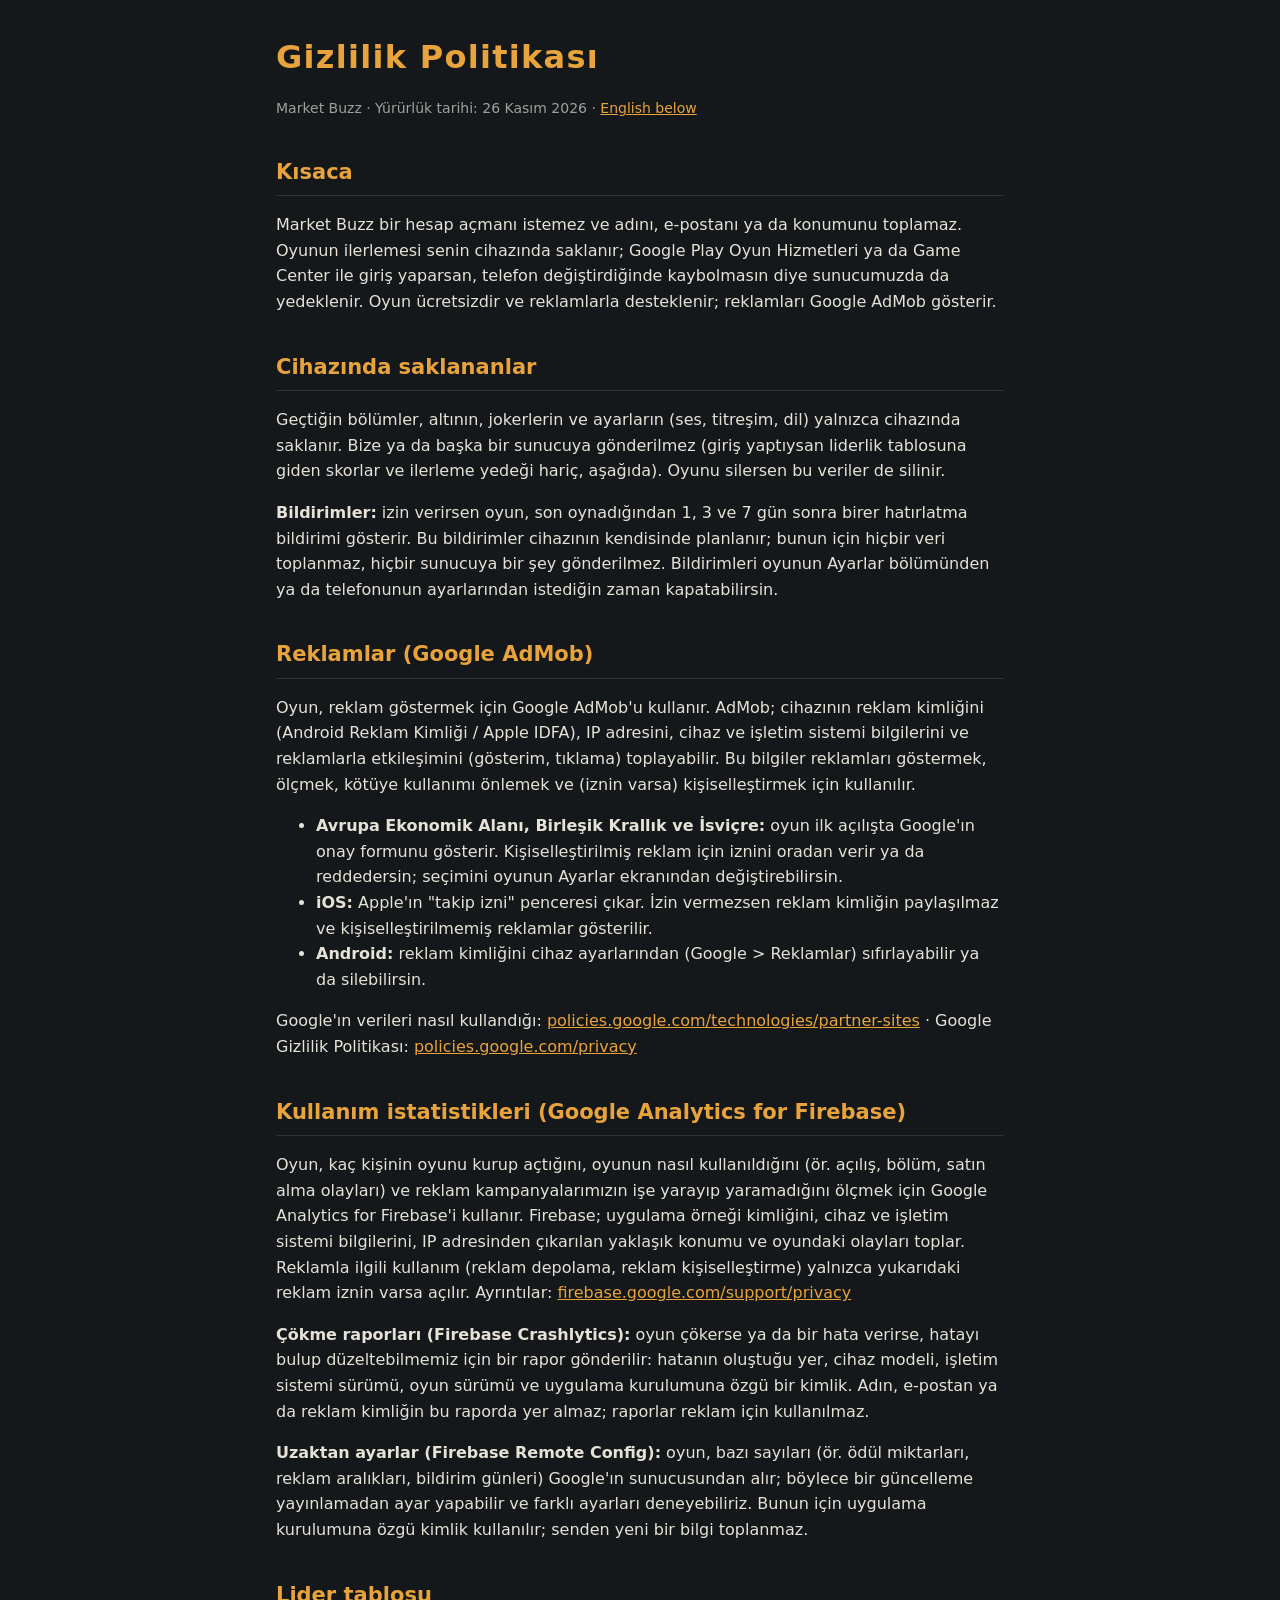
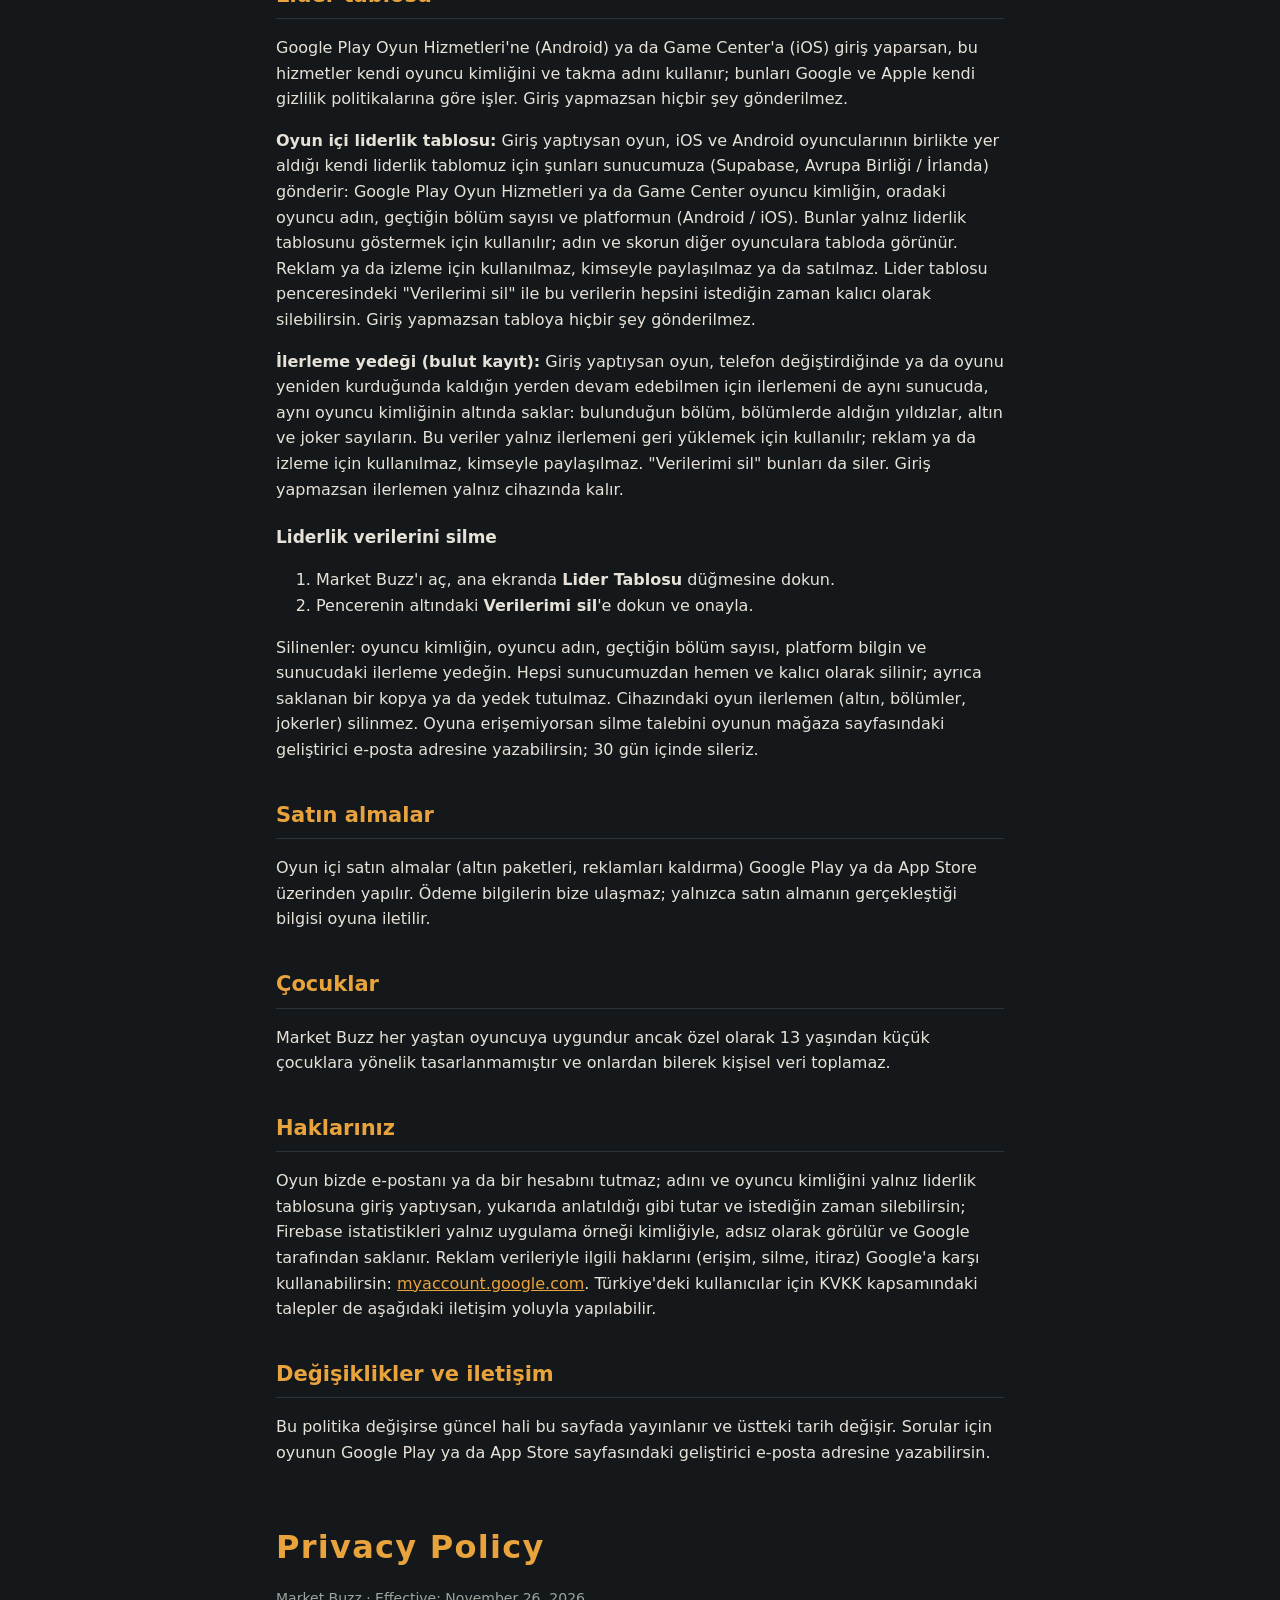
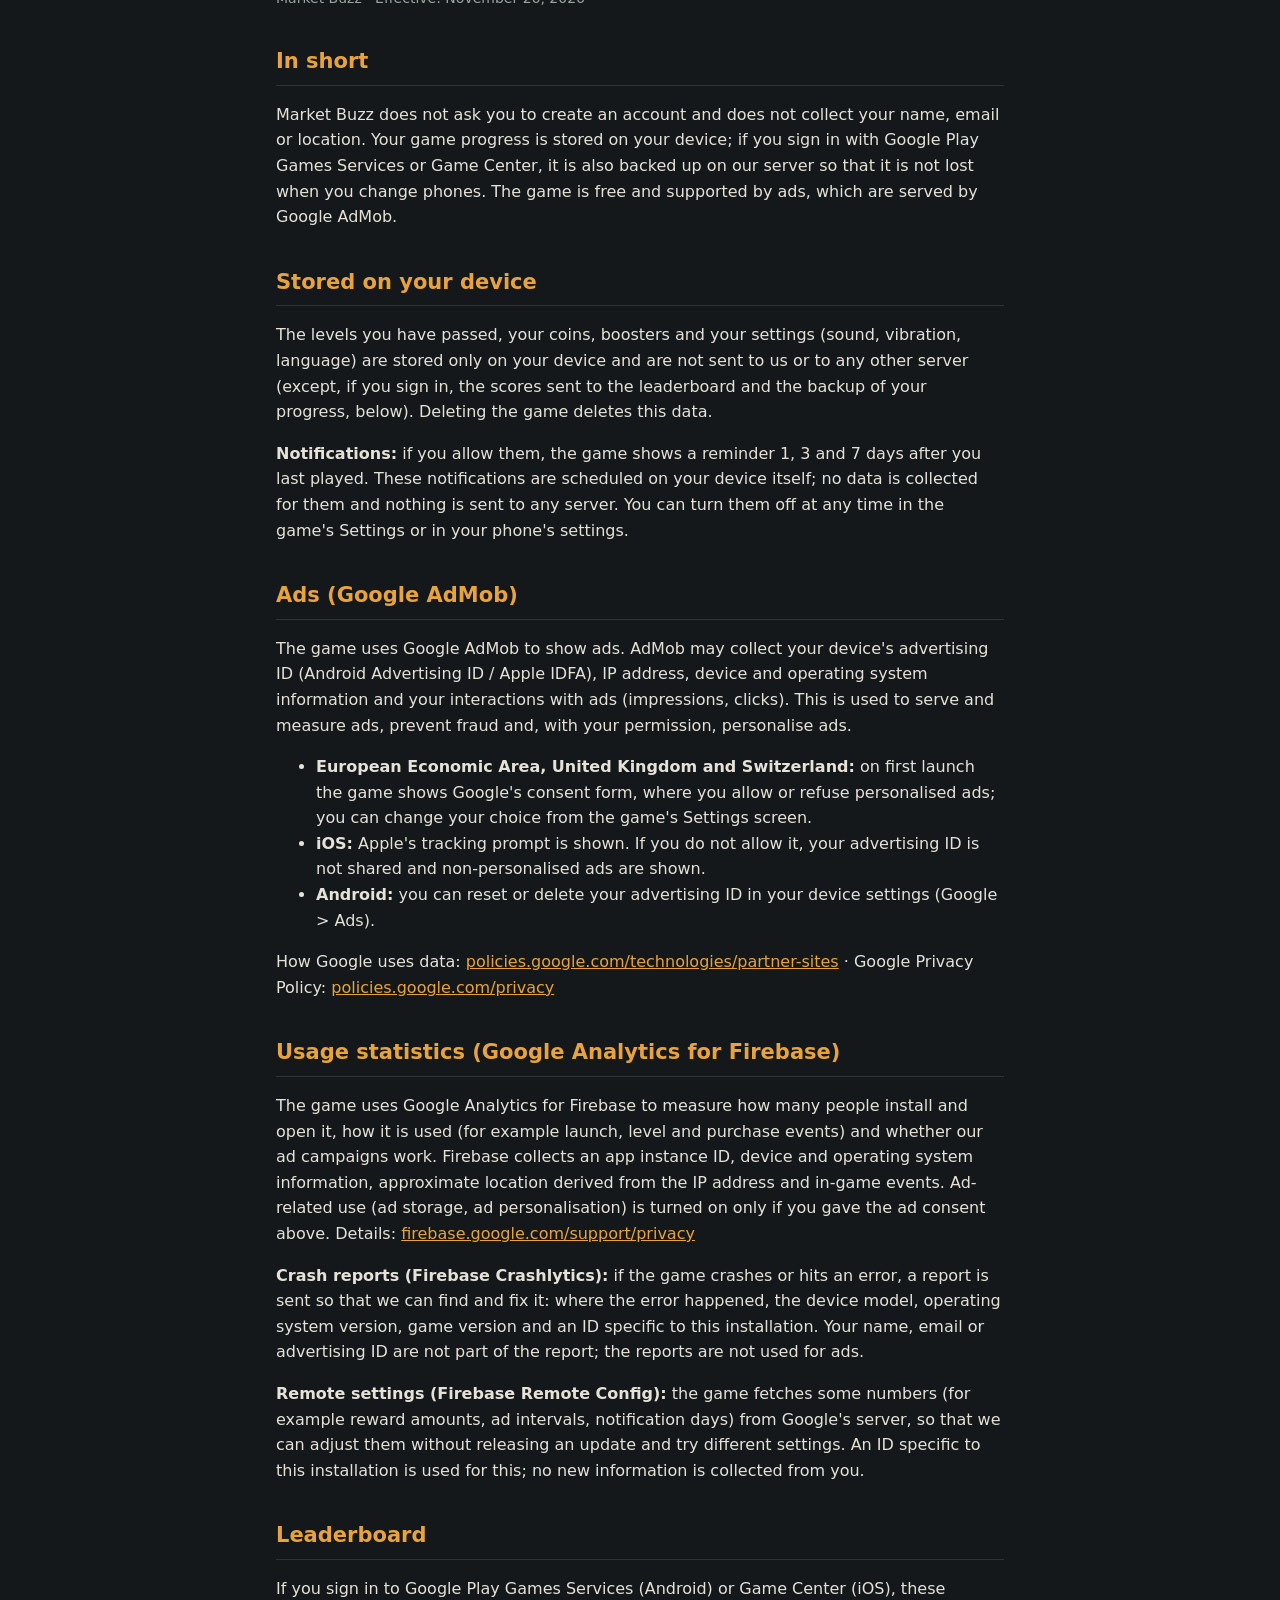
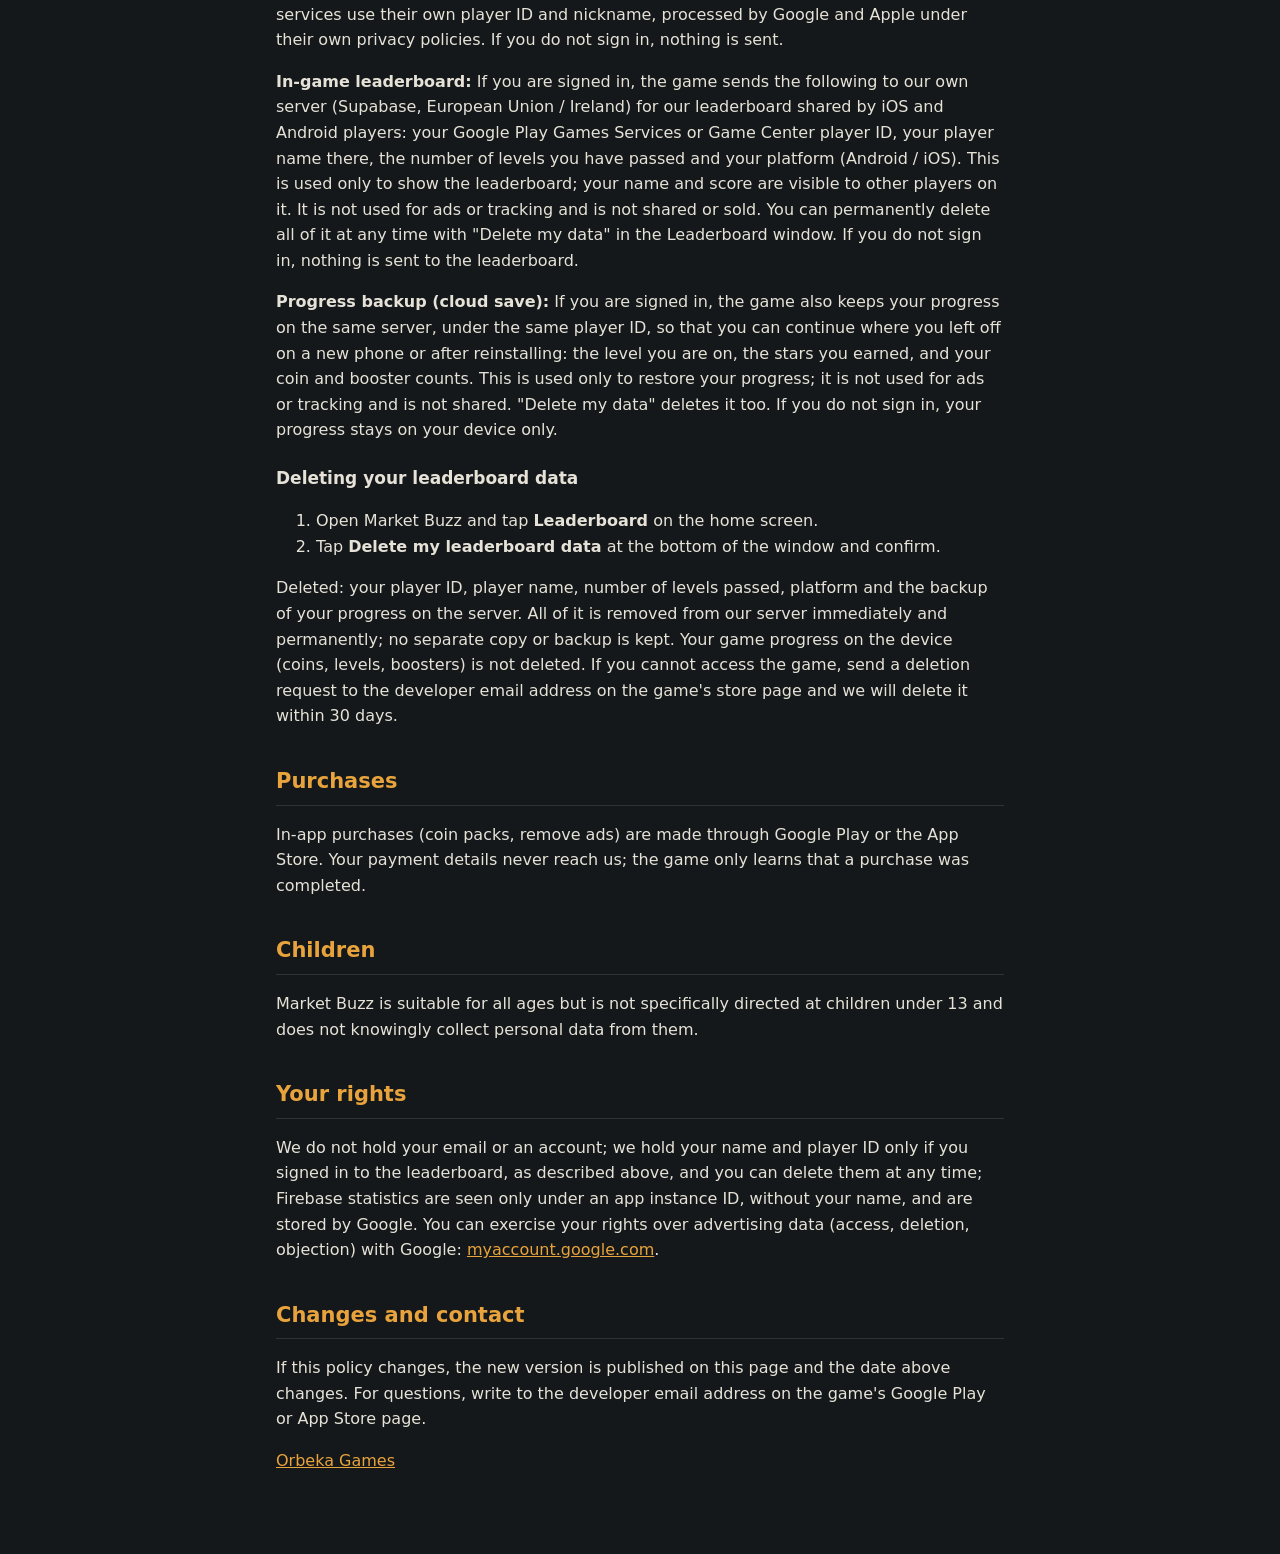
<file: marketbuzz/privacy.html>
<!doctype html>
<html lang="tr">
<head>
<meta charset="utf-8">
<meta name="viewport" content="width=device-width, initial-scale=1">
<title>Market Buzz Gizlilik</title>
<link rel="stylesheet" href="../style.css">
</head>
<body>
<main>
<h1>Gizlilik Politikası</h1>
<p class="muted">Market Buzz · Yürürlük tarihi: 26 Kasım 2026 · <a href="#en">English below</a></p>

<h2>Kısaca</h2>
<p>Market Buzz bir hesap açmanı istemez ve adını, e-postanı ya da konumunu toplamaz. Oyunun ilerlemesi senin cihazında saklanır; Google Play Oyun Hizmetleri ya da Game Center ile giriş yaparsan, telefon değiştirdiğinde kaybolmasın diye sunucumuzda da yedeklenir. Oyun ücretsizdir ve reklamlarla desteklenir; reklamları Google AdMob gösterir.</p>

<h2>Cihazında saklananlar</h2>
<p>Geçtiğin bölümler, altının, jokerlerin ve ayarların (ses, titreşim, dil) yalnızca cihazında saklanır. Bize ya da başka bir sunucuya gönderilmez (giriş yaptıysan liderlik tablosuna giden skorlar ve ilerleme yedeği hariç, aşağıda). Oyunu silersen bu veriler de silinir.</p>
<p><b>Bildirimler:</b> izin verirsen oyun, son oynadığından 1, 3 ve 7 gün sonra birer hatırlatma bildirimi gösterir. Bu bildirimler cihazının kendisinde planlanır; bunun için hiçbir veri toplanmaz, hiçbir sunucuya bir şey gönderilmez. Bildirimleri oyunun Ayarlar bölümünden ya da telefonunun ayarlarından istediğin zaman kapatabilirsin.</p>

<h2>Reklamlar (Google AdMob)</h2>
<p>Oyun, reklam göstermek için Google AdMob'u kullanır. AdMob; cihazının reklam kimliğini (Android Reklam Kimliği / Apple IDFA), IP adresini, cihaz ve işletim sistemi bilgilerini ve reklamlarla etkileşimini (gösterim, tıklama) toplayabilir. Bu bilgiler reklamları göstermek, ölçmek, kötüye kullanımı önlemek ve (iznin varsa) kişiselleştirmek için kullanılır.</p>
<ul>
<li><b>Avrupa Ekonomik Alanı, Birleşik Krallık ve İsviçre:</b> oyun ilk açılışta Google'ın onay formunu gösterir. Kişiselleştirilmiş reklam için iznini oradan verir ya da reddedersin; seçimini oyunun Ayarlar ekranından değiştirebilirsin.</li>
<li><b>iOS:</b> Apple'ın "takip izni" penceresi çıkar. İzin vermezsen reklam kimliğin paylaşılmaz ve kişiselleştirilmemiş reklamlar gösterilir.</li>
<li><b>Android:</b> reklam kimliğini cihaz ayarlarından (Google &gt; Reklamlar) sıfırlayabilir ya da silebilirsin.</li>
</ul>
<p>Google'ın verileri nasıl kullandığı: <a href="https://policies.google.com/technologies/partner-sites">policies.google.com/technologies/partner-sites</a> · Google Gizlilik Politikası: <a href="https://policies.google.com/privacy">policies.google.com/privacy</a></p>

<h2>Kullanım istatistikleri (Google Analytics for Firebase)</h2>
<p>Oyun, kaç kişinin oyunu kurup açtığını, oyunun nasıl kullanıldığını (ör. açılış, bölüm, satın alma olayları) ve reklam kampanyalarımızın işe yarayıp yaramadığını ölçmek için Google Analytics for Firebase'i kullanır. Firebase; uygulama örneği kimliğini, cihaz ve işletim sistemi bilgilerini, IP adresinden çıkarılan yaklaşık konumu ve oyundaki olayları toplar. Reklamla ilgili kullanım (reklam depolama, reklam kişiselleştirme) yalnızca yukarıdaki reklam iznin varsa açılır. Ayrıntılar: <a href="https://firebase.google.com/support/privacy">firebase.google.com/support/privacy</a></p>
<p><b>Çökme raporları (Firebase Crashlytics):</b> oyun çökerse ya da bir hata verirse, hatayı bulup düzeltebilmemiz için bir rapor gönderilir: hatanın oluştuğu yer, cihaz modeli, işletim sistemi sürümü, oyun sürümü ve uygulama kurulumuna özgü bir kimlik. Adın, e-postan ya da reklam kimliğin bu raporda yer almaz; raporlar reklam için kullanılmaz.</p>
<p><b>Uzaktan ayarlar (Firebase Remote Config):</b> oyun, bazı sayıları (ör. ödül miktarları, reklam aralıkları, bildirim günleri) Google'ın sunucusundan alır; böylece bir güncelleme yayınlamadan ayar yapabilir ve farklı ayarları deneyebiliriz. Bunun için uygulama kurulumuna özgü kimlik kullanılır; senden yeni bir bilgi toplanmaz.</p>

<h2>Lider tablosu</h2>
<p>Google Play Oyun Hizmetleri'ne (Android) ya da Game Center'a (iOS) giriş yaparsan, bu hizmetler kendi oyuncu kimliğini ve takma adını kullanır; bunları Google ve Apple kendi gizlilik politikalarına göre işler. Giriş yapmazsan hiçbir şey gönderilmez.</p>
<p><b>Oyun içi liderlik tablosu:</b> Giriş yaptıysan oyun, iOS ve Android oyuncularının birlikte yer aldığı kendi liderlik tablomuz için şunları sunucumuza (Supabase, Avrupa Birliği / İrlanda) gönderir: Google Play Oyun Hizmetleri ya da Game Center oyuncu kimliğin, oradaki oyuncu adın, geçtiğin bölüm sayısı ve platformun (Android / iOS). Bunlar yalnız liderlik tablosunu göstermek için kullanılır; adın ve skorun diğer oyunculara tabloda görünür. Reklam ya da izleme için kullanılmaz, kimseyle paylaşılmaz ya da satılmaz. Lider tablosu penceresindeki "Verilerimi sil" ile bu verilerin hepsini istediğin zaman kalıcı olarak silebilirsin. Giriş yapmazsan tabloya hiçbir şey gönderilmez.</p>
<p><b>İlerleme yedeği (bulut kayıt):</b> Giriş yaptıysan oyun, telefon değiştirdiğinde ya da oyunu yeniden kurduğunda kaldığın yerden devam edebilmen için ilerlemeni de aynı sunucuda, aynı oyuncu kimliğinin altında saklar: bulunduğun bölüm, bölümlerde aldığın yıldızlar, altın ve joker sayıların. Bu veriler yalnız ilerlemeni geri yüklemek için kullanılır; reklam ya da izleme için kullanılmaz, kimseyle paylaşılmaz. "Verilerimi sil" bunları da siler. Giriş yapmazsan ilerlemen yalnız cihazında kalır.</p>
<h3 id="sil">Liderlik verilerini silme</h3>
<ol>
<li>Market Buzz'ı aç, ana ekranda <b>Lider Tablosu</b> düğmesine dokun.</li>
<li>Pencerenin altındaki <b>Verilerimi sil</b>'e dokun ve onayla.</li>
</ol>
<p>Silinenler: oyuncu kimliğin, oyuncu adın, geçtiğin bölüm sayısı, platform bilgin ve sunucudaki ilerleme yedeğin. Hepsi sunucumuzdan hemen ve kalıcı olarak silinir; ayrıca saklanan bir kopya ya da yedek tutulmaz. Cihazındaki oyun ilerlemen (altın, bölümler, jokerler) silinmez. Oyuna erişemiyorsan silme talebini oyunun mağaza sayfasındaki geliştirici e-posta adresine yazabilirsin; 30 gün içinde sileriz.</p>

<h2>Satın almalar</h2>
<p>Oyun içi satın almalar (altın paketleri, reklamları kaldırma) Google Play ya da App Store üzerinden yapılır. Ödeme bilgilerin bize ulaşmaz; yalnızca satın almanın gerçekleştiği bilgisi oyuna iletilir.</p>

<h2>Çocuklar</h2>
<p>Market Buzz her yaştan oyuncuya uygundur ancak özel olarak 13 yaşından küçük çocuklara yönelik tasarlanmamıştır ve onlardan bilerek kişisel veri toplamaz.</p>

<h2>Haklarınız</h2>
<p>Oyun bizde e-postanı ya da bir hesabını tutmaz; adını ve oyuncu kimliğini yalnız liderlik tablosuna giriş yaptıysan, yukarıda anlatıldığı gibi tutar ve istediğin zaman silebilirsin; Firebase istatistikleri yalnız uygulama örneği kimliğiyle, adsız olarak görülür ve Google tarafından saklanır. Reklam verileriyle ilgili haklarını (erişim, silme, itiraz) Google'a karşı kullanabilirsin: <a href="https://myaccount.google.com/data-and-privacy">myaccount.google.com</a>. Türkiye'deki kullanıcılar için KVKK kapsamındaki talepler de aşağıdaki iletişim yoluyla yapılabilir.</p>

<h2>Değişiklikler ve iletişim</h2>
<p>Bu politika değişirse güncel hali bu sayfada yayınlanır ve üstteki tarih değişir. Sorular için oyunun Google Play ya da App Store sayfasındaki geliştirici e-posta adresine yazabilirsin.</p>

<h1 id="en" style="margin-top:56px">Privacy Policy</h1>
<p class="muted">Market Buzz · Effective: November 26, 2026</p>

<h2>In short</h2>
<p>Market Buzz does not ask you to create an account and does not collect your name, email or location. Your game progress is stored on your device; if you sign in with Google Play Games Services or Game Center, it is also backed up on our server so that it is not lost when you change phones. The game is free and supported by ads, which are served by Google AdMob.</p>

<h2>Stored on your device</h2>
<p>The levels you have passed, your coins, boosters and your settings (sound, vibration, language) are stored only on your device and are not sent to us or to any other server (except, if you sign in, the scores sent to the leaderboard and the backup of your progress, below). Deleting the game deletes this data.</p>
<p><b>Notifications:</b> if you allow them, the game shows a reminder 1, 3 and 7 days after you last played. These notifications are scheduled on your device itself; no data is collected for them and nothing is sent to any server. You can turn them off at any time in the game's Settings or in your phone's settings.</p>

<h2>Ads (Google AdMob)</h2>
<p>The game uses Google AdMob to show ads. AdMob may collect your device's advertising ID (Android Advertising ID / Apple IDFA), IP address, device and operating system information and your interactions with ads (impressions, clicks). This is used to serve and measure ads, prevent fraud and, with your permission, personalise ads.</p>
<ul>
<li><b>European Economic Area, United Kingdom and Switzerland:</b> on first launch the game shows Google's consent form, where you allow or refuse personalised ads; you can change your choice from the game's Settings screen.</li>
<li><b>iOS:</b> Apple's tracking prompt is shown. If you do not allow it, your advertising ID is not shared and non-personalised ads are shown.</li>
<li><b>Android:</b> you can reset or delete your advertising ID in your device settings (Google &gt; Ads).</li>
</ul>
<p>How Google uses data: <a href="https://policies.google.com/technologies/partner-sites">policies.google.com/technologies/partner-sites</a> · Google Privacy Policy: <a href="https://policies.google.com/privacy">policies.google.com/privacy</a></p>

<h2>Usage statistics (Google Analytics for Firebase)</h2>
<p>The game uses Google Analytics for Firebase to measure how many people install and open it, how it is used (for example launch, level and purchase events) and whether our ad campaigns work. Firebase collects an app instance ID, device and operating system information, approximate location derived from the IP address and in-game events. Ad-related use (ad storage, ad personalisation) is turned on only if you gave the ad consent above. Details: <a href="https://firebase.google.com/support/privacy">firebase.google.com/support/privacy</a></p>
<p><b>Crash reports (Firebase Crashlytics):</b> if the game crashes or hits an error, a report is sent so that we can find and fix it: where the error happened, the device model, operating system version, game version and an ID specific to this installation. Your name, email or advertising ID are not part of the report; the reports are not used for ads.</p>
<p><b>Remote settings (Firebase Remote Config):</b> the game fetches some numbers (for example reward amounts, ad intervals, notification days) from Google's server, so that we can adjust them without releasing an update and try different settings. An ID specific to this installation is used for this; no new information is collected from you.</p>

<h2>Leaderboard</h2>
<p>If you sign in to Google Play Games Services (Android) or Game Center (iOS), these services use their own player ID and nickname, processed by Google and Apple under their own privacy policies. If you do not sign in, nothing is sent.</p>
<p><b>In-game leaderboard:</b> If you are signed in, the game sends the following to our own server (Supabase, European Union / Ireland) for our leaderboard shared by iOS and Android players: your Google Play Games Services or Game Center player ID, your player name there, the number of levels you have passed and your platform (Android / iOS). This is used only to show the leaderboard; your name and score are visible to other players on it. It is not used for ads or tracking and is not shared or sold. You can permanently delete all of it at any time with "Delete my data" in the Leaderboard window. If you do not sign in, nothing is sent to the leaderboard.</p>
<p><b>Progress backup (cloud save):</b> If you are signed in, the game also keeps your progress on the same server, under the same player ID, so that you can continue where you left off on a new phone or after reinstalling: the level you are on, the stars you earned, and your coin and booster counts. This is used only to restore your progress; it is not used for ads or tracking and is not shared. "Delete my data" deletes it too. If you do not sign in, your progress stays on your device only.</p>
<h3 id="delete">Deleting your leaderboard data</h3>
<ol>
<li>Open Market Buzz and tap <b>Leaderboard</b> on the home screen.</li>
<li>Tap <b>Delete my leaderboard data</b> at the bottom of the window and confirm.</li>
</ol>
<p>Deleted: your player ID, player name, number of levels passed, platform and the backup of your progress on the server. All of it is removed from our server immediately and permanently; no separate copy or backup is kept. Your game progress on the device (coins, levels, boosters) is not deleted. If you cannot access the game, send a deletion request to the developer email address on the game's store page and we will delete it within 30 days.</p>

<h2>Purchases</h2>
<p>In-app purchases (coin packs, remove ads) are made through Google Play or the App Store. Your payment details never reach us; the game only learns that a purchase was completed.</p>

<h2>Children</h2>
<p>Market Buzz is suitable for all ages but is not specifically directed at children under 13 and does not knowingly collect personal data from them.</p>

<h2>Your rights</h2>
<p>We do not hold your email or an account; we hold your name and player ID only if you signed in to the leaderboard, as described above, and you can delete them at any time; Firebase statistics are seen only under an app instance ID, without your name, and are stored by Google. You can exercise your rights over advertising data (access, deletion, objection) with Google: <a href="https://myaccount.google.com/data-and-privacy">myaccount.google.com</a>.</p>

<h2>Changes and contact</h2>
<p>If this policy changes, the new version is published on this page and the date above changes. For questions, write to the developer email address on the game's Google Play or App Store page.</p>
<p><a href="../index.html">Orbeka Games</a></p>
</main>
</body>
</html>
</file>
<file: home.css>
:root {
  --pad: clamp(16px, 4.5vw, 80px);
  --maxw: 1680px;
  --bg: #141418;
  --card: #1c1c22;
  --line: #2a2a33;
  --text: #f2f2f4;
  --muted: #9a9aa6;
  --accent: #ff5a45;
}
* { box-sizing: border-box; }
html, body { margin: 0; }
body {
  background: var(--bg);
  color: var(--text);
  font: 16px/1.55 system-ui, -apple-system, "Segoe UI", Roboto, sans-serif;
}
a { color: var(--text); }

/* ---------- Hero ---------- */
.hero {
  position: relative;
  min-height: 0;
  display: flex;
  align-items: center;
  overflow: hidden;
  background: radial-gradient(120% 90% at 80% 10%, #1d1a1d 0%, var(--bg) 60%);
}
.orbit { position: absolute; inset: 0; width: 100%; height: 100%; }
.star { animation: twinkle 6s ease-in-out infinite; }
@keyframes twinkle { 50% { opacity: .08; } }
.hero::after {
  content: ""; position: absolute; inset: 0; pointer-events: none;
  background: linear-gradient(90deg, rgba(20,20,24,.8) 0%, rgba(20,20,24,.25) 50%, rgba(20,20,24,0) 100%),
              linear-gradient(0deg, var(--bg) 0%, rgba(20,20,24,0) 25%);
}
.hero-in {
  position: relative; z-index: 1;
  width: 100%; max-width: var(--maxw); margin: 0 auto;
  padding: 40px var(--pad) 28px;
}
.logo { width: min(300px, 64vw); height: auto; display: block; }
.tag { margin: 18px 0 0; font-size: 1.25rem; font-weight: 600; }
.tag.tr { margin-top: 2px; font-size: 1rem; font-weight: 400; color: var(--muted); }

.social { display: flex; flex-wrap: wrap; gap: 10px; margin-top: 28px; }
.social a {
  text-decoration: none; font-size: .9rem;
  padding: 8px 14px; border: 1px solid var(--line); border-radius: 999px;
  background: rgba(28,28,34,.7);
  transition: border-color .15s, color .15s;
}
.social a:hover { border-color: var(--accent); color: var(--accent); }

/* ---------- Apps ---------- */
main { max-width: var(--maxw); margin: 0 auto; padding: 0 var(--pad) 40px; }
.sec { font-size: 1.4rem; margin: 0 0 14px; }

.app {
  background: var(--card);
  border: 1px solid var(--line);
  border-radius: 16px;
  padding: 22px;
  margin-bottom: 24px;
}
.app-head { display: flex; flex-wrap: wrap; align-items: center; gap: 16px; }
.app-icon { width: 72px; height: 72px; border-radius: 16px; }
.app-title { flex: 1 1 200px; }
.app h3 { margin: 0; font-size: 1.4rem; letter-spacing: .02em; }
.app p { margin: 0 0 8px; }
.muted { color: var(--muted); }
p.tr { color: var(--muted); font-size: .95rem; }

.stores { display: flex; flex-wrap: wrap; gap: 10px; }
.btn {
  text-decoration: none; font-weight: 600;
  padding: 11px 18px; border-radius: 10px;
  background: var(--accent); color: #fff;
}
.btn:hover { filter: brightness(1.08); }
.stores { align-items: center; }
.badge { display: inline-block; line-height: 0; border-radius: 9px; }
.badge img { height: 48px; width: auto; display: block; }
.badge:hover img { filter: brightness(1.15); }

/* Store-style gallery: horizontal, swipeable, snaps to items */
.gallery { position: relative; margin: 20px 0 18px; }
.shots {
  display: flex; gap: 12px;
  overflow-x: auto;
  scroll-snap-type: x mandatory;
  scroll-behavior: smooth;
  padding-bottom: 6px;
  scrollbar-width: thin;
  scrollbar-color: var(--line) transparent;
}
.shots:focus { outline: none; }
.shot {
  flex: 0 0 auto;
  height: clamp(380px, 34vw, 560px); width: auto; aspect-ratio: 1 / 2;
  object-fit: cover;
  border-radius: 12px;
  background: #0d0d10;
  border: 1px solid var(--line);
  scroll-snap-align: start;
}
.nav {
  position: absolute; top: calc(50% - 26px); z-index: 2;
  width: 44px; height: 44px; border-radius: 50%;
  border: 1px solid var(--line);
  background: rgba(20,20,24,.85); color: var(--text);
  font-size: 26px; line-height: 1; cursor: pointer;
  display: grid; place-items: center;
}
.nav:hover { border-color: var(--accent); color: var(--accent); }
.nav[hidden] { display: none; }
.prev { left: -14px; }
.next { right: -14px; }

.legal { font-size: .85rem; color: var(--muted); }
.legal a { color: var(--muted); }
.soon { text-align: center; color: var(--muted); margin: 32px 0 0; }

footer {
  max-width: var(--maxw); margin: 0 auto; padding: 24px var(--pad);
  border-top: 1px solid var(--line);
  font-size: .9rem;
}
footer summary { cursor: pointer; color: var(--muted); }
footer ul { padding-left: 18px; color: var(--muted); }
footer a { color: var(--muted); }

@media (max-width: 720px) {
  .hero { min-height: 0; }
  .hero::after {
    background: linear-gradient(0deg, var(--bg) 0%, rgba(20,20,24,.55) 60%, rgba(20,20,24,.3) 100%);
  }
  .shot { height: 340px; }
  .nav { display: none; }
  .app { padding: 16px; }
  .langs { top: 12px; right: 12px; }
}

/* ---------- Language switch ---------- */
.langs {
  position: absolute; top: 18px; right: var(--pad); z-index: 5;
  display: flex; border: 1px solid var(--line); border-radius: 999px;
  background: rgba(20,20,24,.75); overflow: hidden;
}
.langs button {
  border: 0; background: transparent; color: var(--muted);
  font: 600 .8rem/1 system-ui, sans-serif; letter-spacing: .05em;
  padding: 8px 12px; cursor: pointer;
}
.langs button[aria-pressed="true"] { background: var(--accent); color: #fff; }

/* ---------- Lightbox ---------- */
.shot { cursor: zoom-in; transition: transform .15s, border-color .15s; }
.shot:hover, .shot:focus-visible { border-color: var(--accent); outline: none; }
body.lb-open { overflow: hidden; }
.lb {
  position: fixed; inset: 0; z-index: 50;
  background: rgba(8,8,10,.94);
  display: flex; align-items: center; justify-content: center;
}
.lb[hidden] { display: none; }
.lb-stage {
  width: 100%; height: 100%;
  display: flex; align-items: center; justify-content: center;
  padding: 56px 72px;
}
.lb-media {
  max-width: 100%; max-height: 100%;
  border-radius: 14px; border: 1px solid var(--line);
  background: #000;
}
.lb-close, .lb-nav {
  position: absolute; z-index: 2;
  width: 48px; height: 48px; border-radius: 50%;
  border: 1px solid var(--line); background: rgba(20,20,24,.85); color: var(--text);
  font-size: 28px; line-height: 1; cursor: pointer;
  display: grid; place-items: center;
}
.lb-close:hover, .lb-nav:hover { border-color: var(--accent); color: var(--accent); }
.lb-close { top: 14px; right: 14px; }
.lb-prev { left: 14px; top: calc(50% - 24px); }
.lb-next { right: 14px; top: calc(50% - 24px); }
.lb-nav[hidden] { display: none; }
@media (max-width: 720px) {
  .lb-stage { padding: 60px 8px 16px; }
  .lb-nav { display: none; }
}
</file>
<file: style.css>
:root { --bg: #14181a; --card: #1d2326; --text: #e6e2d8; --muted: #9aa39c; --accent: #e8a33c; --line: #2c3437; }
* { box-sizing: border-box; }
body { margin: 0; background: var(--bg); color: var(--text); font: 16px/1.6 system-ui, -apple-system, "Segoe UI", Roboto, sans-serif; }
main { max-width: 760px; margin: 0 auto; padding: 32px 16px 64px; }
h1 { color: var(--accent); font-size: 32px; letter-spacing: .04em; margin: 0 0 4px; }
h2 { color: var(--accent); font-size: 21px; margin: 36px 0 8px; border-bottom: 1px solid var(--line); padding-bottom: 6px; }
h3 { font-size: 17px; margin: 22px 0 4px; }
p, li { color: var(--text); }
.muted { color: var(--muted); font-size: 14px; }
a { color: var(--accent); }
nav { display: flex; gap: 16px; flex-wrap: wrap; margin: 12px 0 24px; }
.card { background: var(--card); border: 1px solid var(--line); border-radius: 10px; padding: 16px 20px; margin: 16px 0; }
.lang { display: flex; gap: 12px; font-size: 14px; }
</file>
